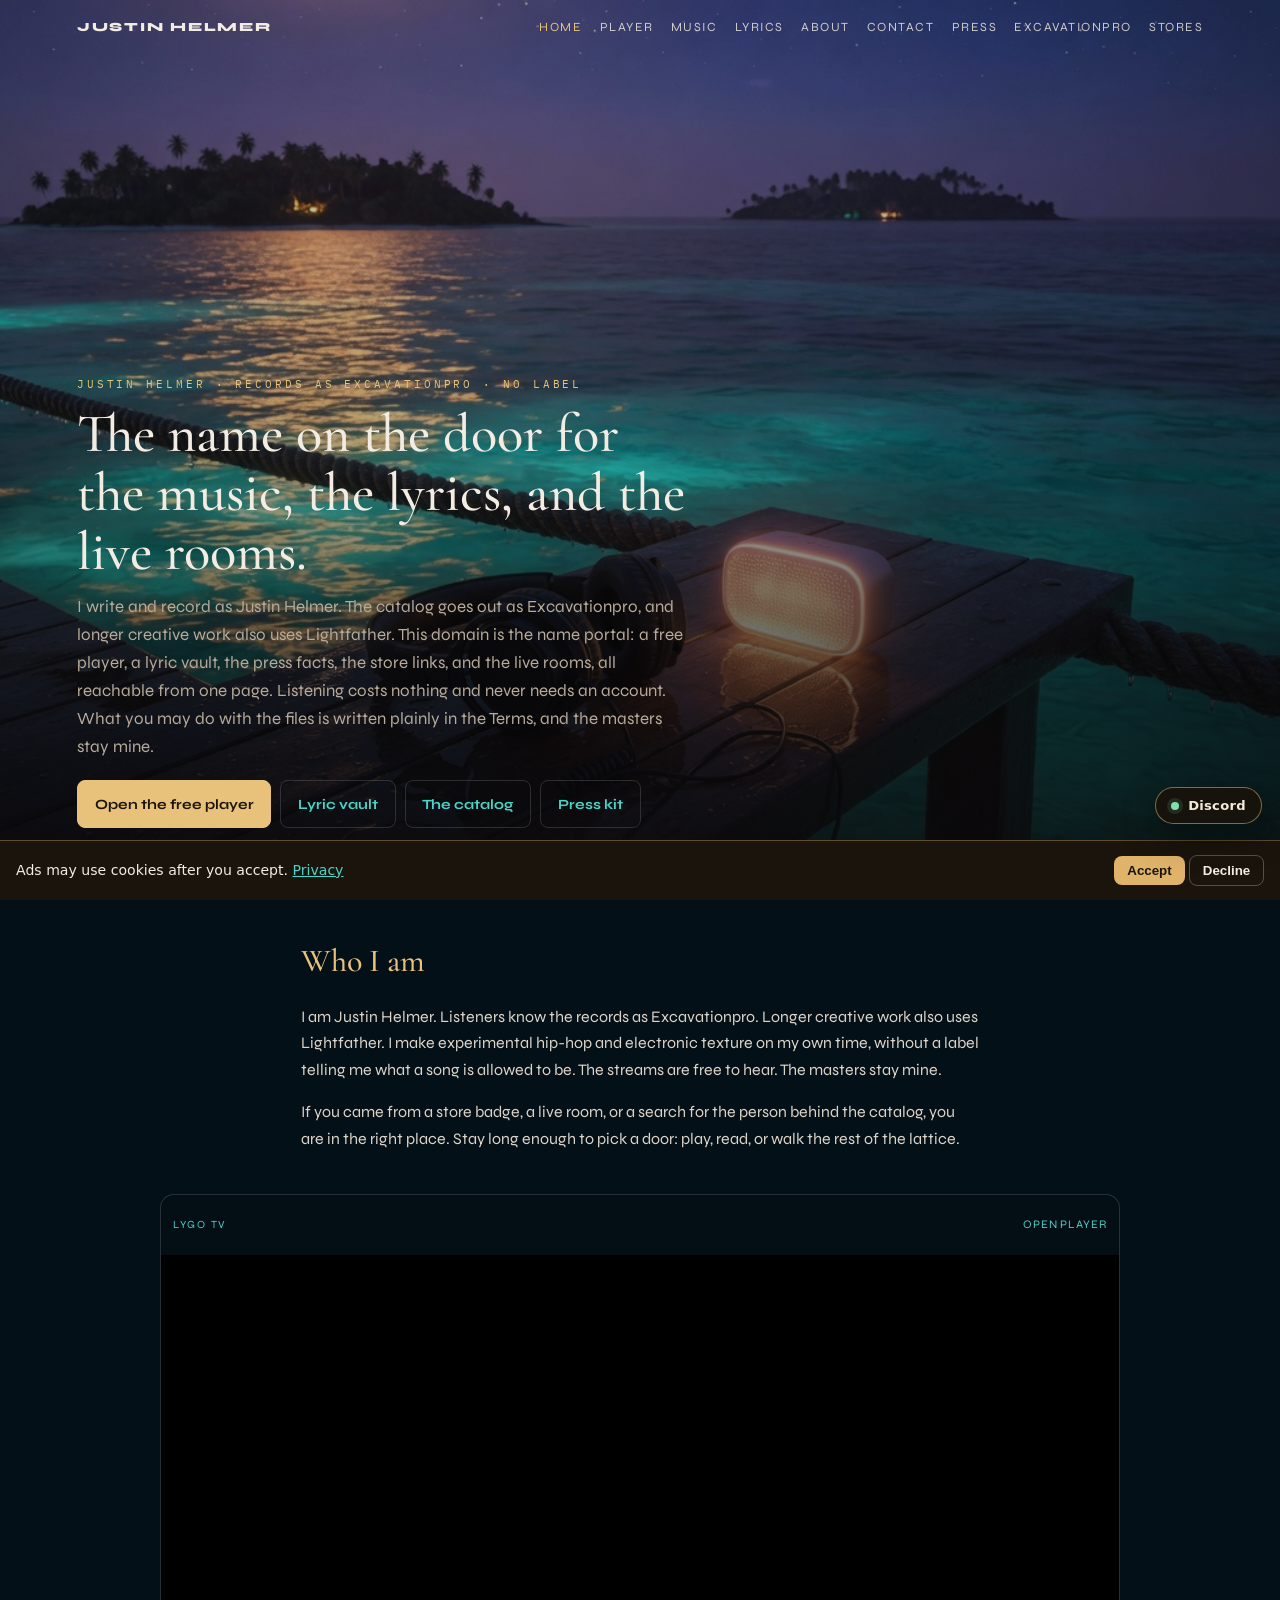
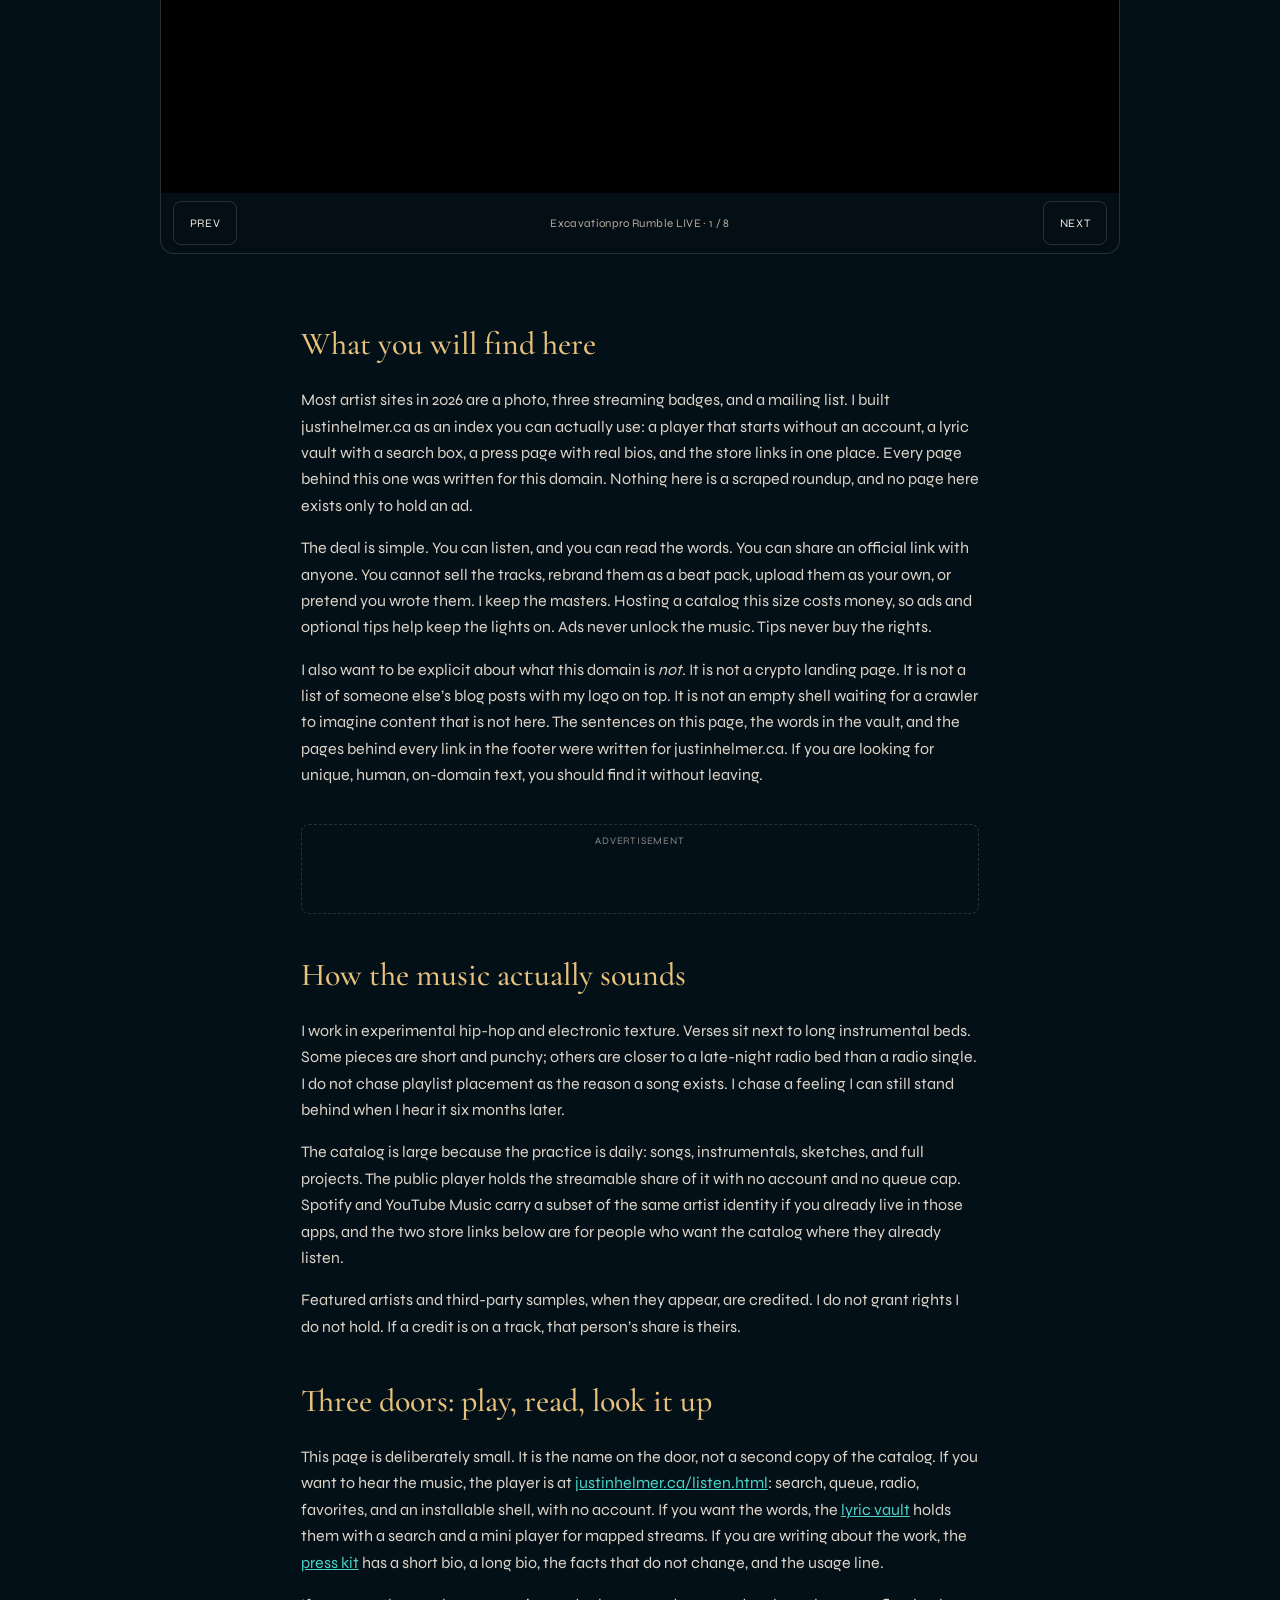
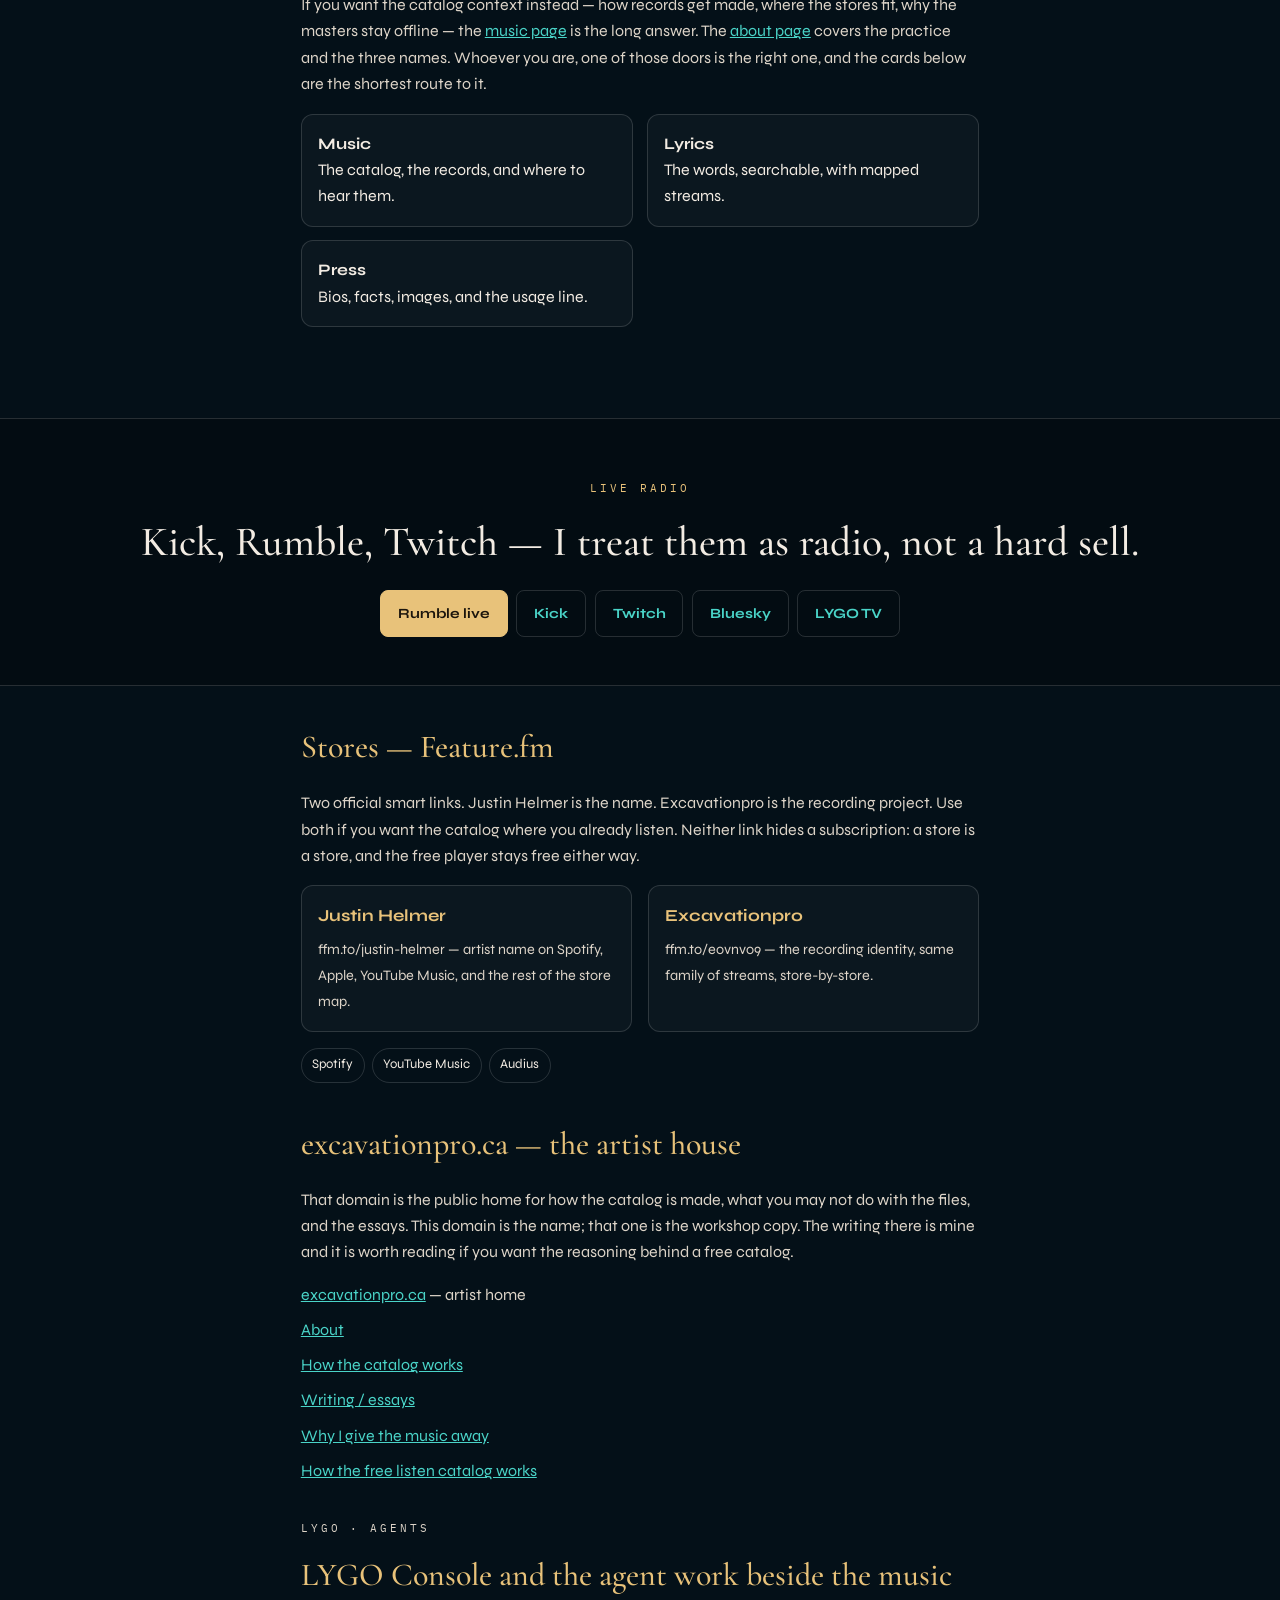
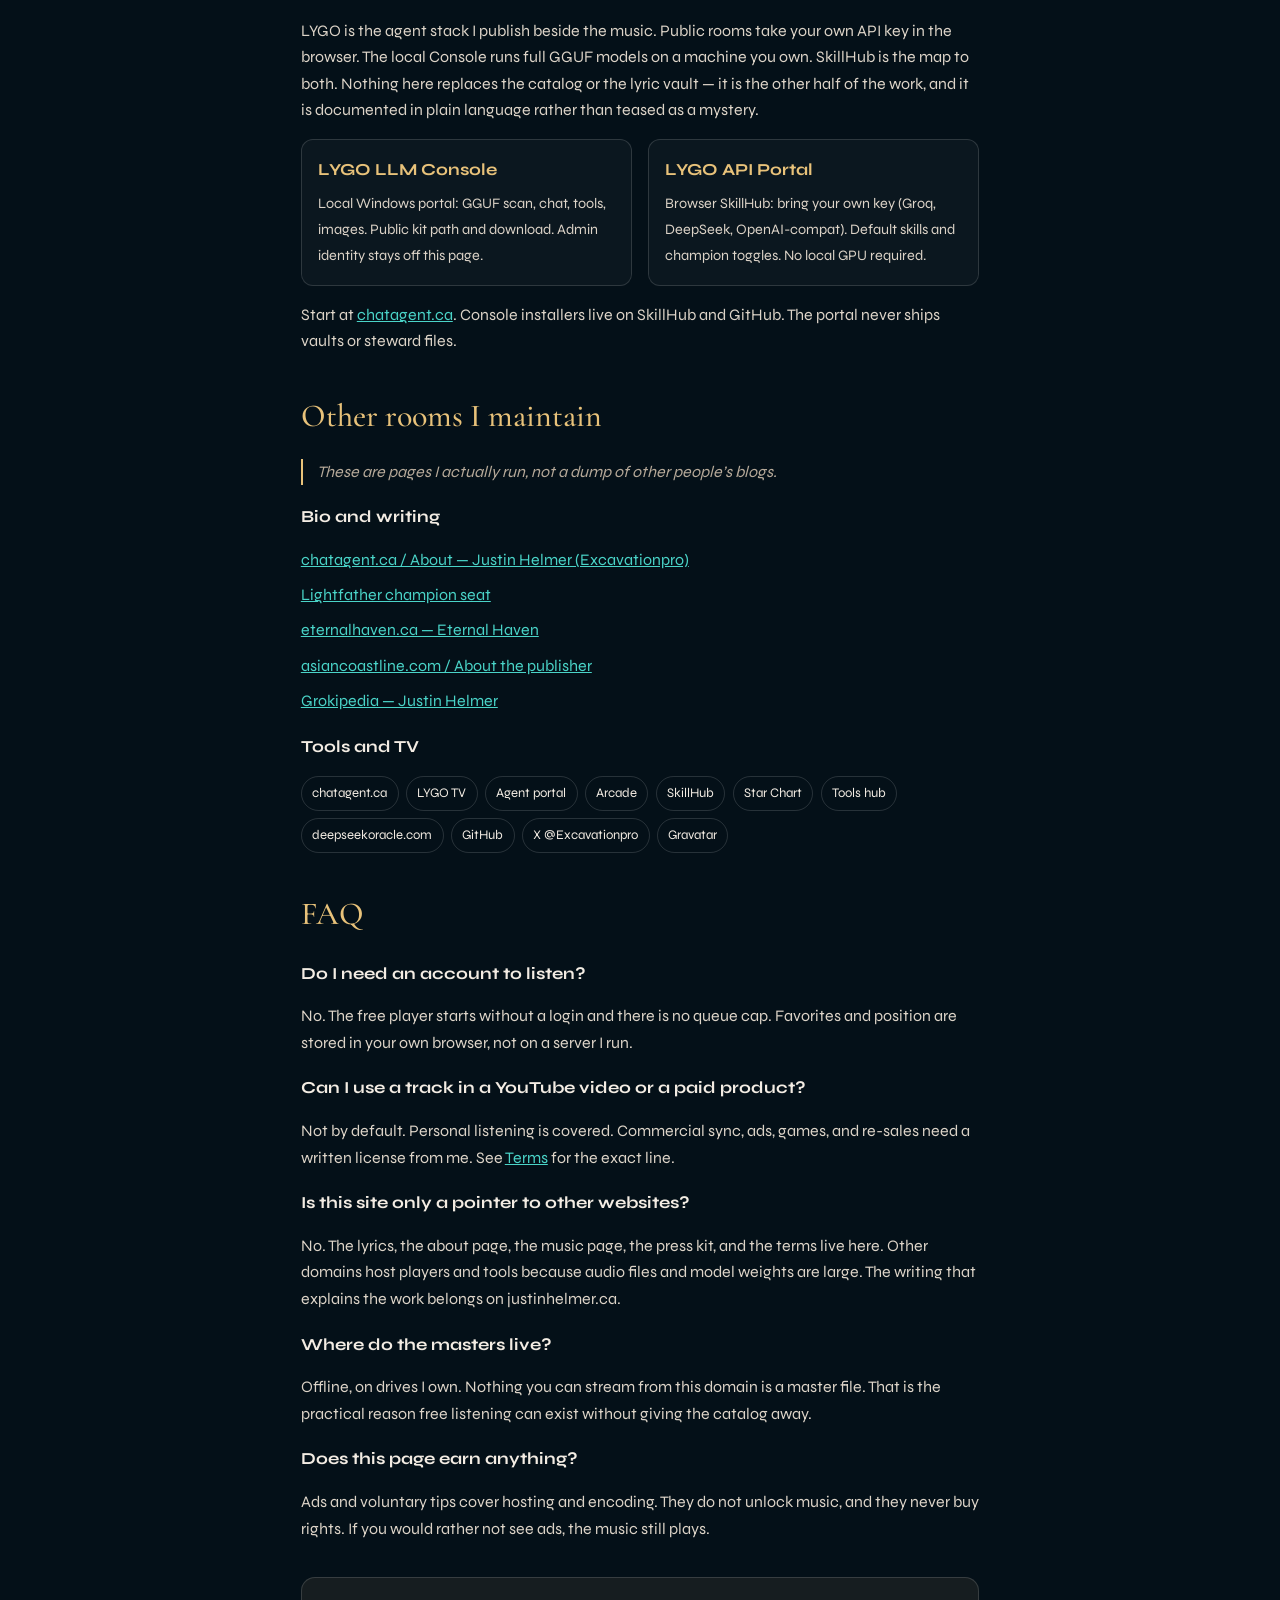
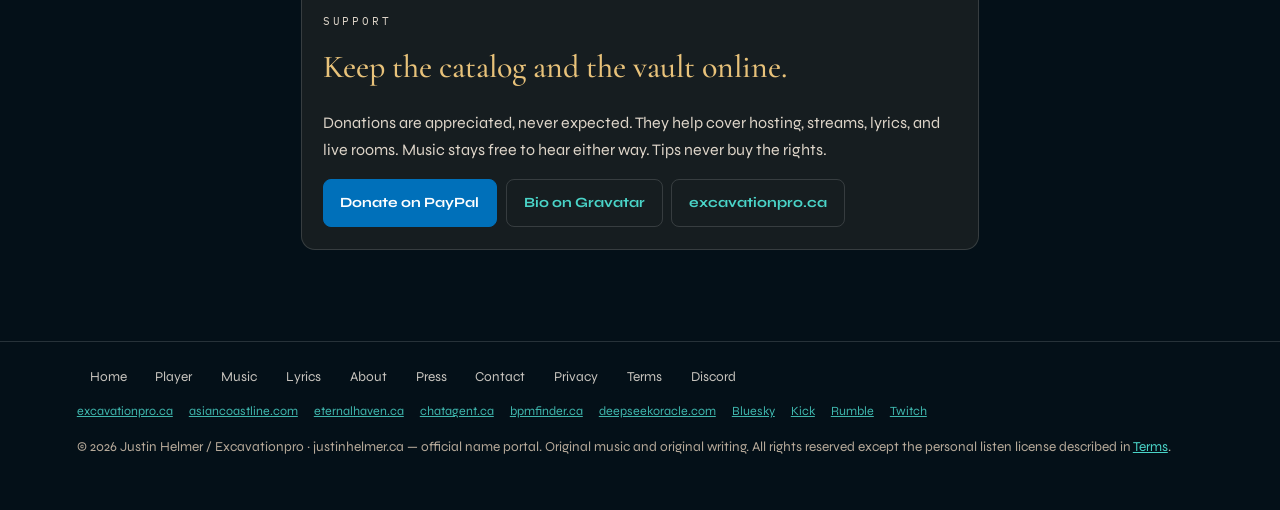
<file: index.html>
<!DOCTYPE html>
<html lang="en" data-cookie-key="justinhelmer_cookies">
<head>
<meta charset="UTF-8">
<meta name="viewport" content="width=device-width, initial-scale=1.0">
<title>Justin Helmer — Music, Lyrics, Streams</title>
<meta name="description" content="Justin Helmer records as Excavationpro. Official portal: free music player, lyric vault, Feature.fm store links, live rooms, and lattice bio pages.">
<meta name="keywords" content="Justin Helmer, Excavationpro, Lightfather, free music, lyric vault, independent hip hop, experimental, Kick, Rumble, Twitch, Feature.fm, LYGO">
<meta name="author" content="Justin Helmer / Excavationpro">
<meta name="robots" content="index, follow, max-image-preview:large, max-snippet:-1, max-video-preview:-1">
<meta name="googlebot" content="index, follow">
<meta name="bingbot" content="index, follow">
<meta name="theme-color" content="#041018">
<meta name="color-scheme" content="dark">
<meta name="referrer" content="strict-origin-when-cross-origin">
<link rel="canonical" href="https://justinhelmer.ca/">
<link rel="alternate" hreflang="en" href="https://justinhelmer.ca/">
<link rel="sitemap" type="application/xml" href="https://justinhelmer.ca/sitemap.xml">
<link rel="me" href="https://x.com/Excavationpro">
<link rel="me" href="https://twitter.com/Excavationpro">
<link rel="me" href="https://bsky.app/profile/excavationpro.bsky.social">
<link rel="icon" href="/assets/favicon.svg" type="image/svg+xml">
<link rel="apple-touch-icon" href="/assets/apple-touch-icon.png" sizes="180x180">
<link rel="image_src" href="https://justinhelmer.ca/assets/og-home.jpg?v=20260925">
<meta property="og:locale" content="en_US">
<meta property="og:type" content="website">
<meta property="og:url" content="https://justinhelmer.ca/">
<meta property="og:title" content="Justin Helmer — Music, Lyrics, Streams">
<meta property="og:description" content="Official portal: listen free, read the lyrics, stores, live rooms. Records as Excavationpro.">
<meta property="og:site_name" content="justinhelmer.ca">
<meta property="og:image" content="https://justinhelmer.ca/assets/og-home.jpg?v=20260925">
<meta property="og:image:url" content="https://justinhelmer.ca/assets/og-home.jpg?v=20260925">
<meta property="og:image:secure_url" content="https://justinhelmer.ca/assets/og-home.jpg?v=20260925">
<meta property="og:image:type" content="image/jpeg">
<meta property="og:image:width" content="1200">
<meta property="og:image:height" content="630">
<meta property="og:image:alt" content="Justin Helmer — Music, Lyrics, Live rooms">
<meta name="twitter:card" content="summary_large_image">
<meta name="twitter:site" content="@Excavationpro">
<meta name="twitter:creator" content="@Excavationpro">
<meta name="twitter:url" content="https://justinhelmer.ca/">
<meta name="twitter:title" content="Justin Helmer — Music, Lyrics, Streams">
<meta name="twitter:description" content="Official portal: listen free, read the lyrics, stores, live rooms. Records as Excavationpro.">
<meta name="twitter:image" content="https://justinhelmer.ca/assets/og-home.jpg?v=20260925">
<meta name="twitter:image:alt" content="Justin Helmer — Music, Lyrics, Live rooms">
<script type="application/ld+json">{"@context":"https://schema.org","@graph":[{"@type":"WebSite","@id":"https://justinhelmer.ca/#website","name":"Justin Helmer","url":"https://justinhelmer.ca/","inLanguage":"en","publisher":{"@id":"https://justinhelmer.ca/#person"}},{"@type":"WebPage","@id":"https://justinhelmer.ca/#webpage","url":"https://justinhelmer.ca/","name":"Justin Helmer — Music, Lyrics, Streams","description":"Official branding portal: free music player, lyric vault, live rooms, store links.","isPartOf":{"@id":"https://justinhelmer.ca/#website"},"about":{"@id":"https://justinhelmer.ca/#person"},"primaryImageOfPage":{"@type":"ImageObject","url":"https://justinhelmer.ca/assets/og-home.jpg","width":1200,"height":630}},{"@type":"Person","@id":"https://justinhelmer.ca/#person","name":"Justin Helmer","alternateName":["Excavationpro","Lightfather"],"url":"https://justinhelmer.ca/","image":"https://justinhelmer.ca/assets/og-home.jpg","sameAs":["https://x.com/Excavationpro","https://twitter.com/Excavationpro","https://bsky.app/profile/excavationpro.bsky.social","https://gravatar.com/xcavationpro","https://excavationpro.ca/","https://ffm.to/justin-helmer","https://ffm.to/eovnvo9","https://open.spotify.com/artist/6CkZ4bN2xu3WRKbjEL3u2S","https://kick.com/excavationpro","https://twitch.tv/excavationpro","https://rumble.com/user/excavationpro/live","https://eternalhaven.ca/","https://chatagent.ca/about.html"]},{"@type":"MusicGroup","@id":"https://justinhelmer.ca/#musicgroup","name":"Excavationpro","alternateName":"Justin Helmer","url":"https://justinhelmer.ca/","image":"https://justinhelmer.ca/assets/og-home.jpg","sameAs":["https://ffm.to/eovnvo9","https://ffm.to/justin-helmer","https://open.spotify.com/artist/6CkZ4bN2xu3WRKbjEL3u2S","https://music.youtube.com/@Excavationpro"]},{"@type":"FAQPage","@id":"https://justinhelmer.ca/#faq","url":"https://justinhelmer.ca/","isPartOf":{"@id":"https://justinhelmer.ca/#website"},"mainEntity":[{"@type":"Question","name":"Do I need an account to listen?","acceptedAnswer":{"@type":"Answer","text":"No. The free player starts without a login and there is no queue cap. Favorites and position are stored in your own browser, not on a server run by the site."}},{"@type":"Question","name":"Can I use a track in a YouTube video or a paid product?","acceptedAnswer":{"@type":"Answer","text":"Not by default. Personal listening is covered. Commercial sync, ads, games, and re-sales need a written license from Justin Helmer."}},{"@type":"Question","name":"Is justinhelmer.ca only a pointer to other websites?","acceptedAnswer":{"@type":"Answer","text":"No. The lyrics, the about page, the music page, the press kit, and the terms live on this domain. Other domains host players and tools because audio files and model weights are large."}},{"@type":"Question","name":"Where do the masters live?","acceptedAnswer":{"@type":"Answer","text":"Offline, on drives the artist owns. Nothing streamable from this domain is a master file."}},{"@type":"Question","name":"Does this page earn anything?","acceptedAnswer":{"@type":"Answer","text":"Ads and voluntary tips cover hosting and encoding. They do not unlock music and never buy rights."}}]}]}</script>
<link rel="preconnect" href="https://fonts.googleapis.com">
<link rel="preconnect" href="https://fonts.gstatic.com" crossorigin>
<link href="https://fonts.googleapis.com/css2?family=Cormorant+Garamond:ital,wght@0,500;1,500&family=IBM+Plex+Mono:wght@400&family=Syne:wght@500;700;800&display=swap" rel="stylesheet">
<link rel="stylesheet" href="/assets/site-kit.css">
<link rel="stylesheet" href="/home.css?v=2">
<link rel="stylesheet" href="/assets/lygo-tv-ninja.css?v=6">
<meta name="google-adsense-account" content="ca-pub-0646320966060599">
<script async src="https://pagead2.googlesyndication.com/pagead/js/adsbygoogle.js?client=ca-pub-0646320966060599" crossorigin="anonymous"></script>
</head>
<body class="home">
<div id="lygoLoad" class="lygo-load">Loading</div>
<header class="top">
  <a class="brand" href="/">Justin Helmer</a>
  <nav aria-label="Primary">
    <a href="/" aria-current="page">Home</a>
    <a href="/listen.html">Player</a>
    <a href="/music.html">Music</a>
    <a href="/lyrics/">Lyrics</a>
    <a href="/about.html">About</a>
    <a href="/contact.html">Contact</a>
    <a class="secondary" href="/press.html">Press</a>
    <a class="secondary" href="https://excavationpro.ca/">Excavationpro</a>
    <a class="secondary" href="https://ffm.to/justin-helmer">Stores</a>
  </nav>
</header>
<section class="hero">
  <div class="hero-inner">
    <p class="kicker">Justin Helmer &middot; records as Excavationpro &middot; no label</p>
    <h1>The name on the door for the music, the lyrics, and the live rooms.</h1>
    <p class="lead">I write and record as Justin Helmer. The catalog goes out as Excavationpro, and longer creative work also uses Lightfather. This domain is the name portal: a free player, a lyric vault, the press facts, the store links, and the live rooms, all reachable from one page. Listening costs nothing and never needs an account. What you may do with the files is written plainly in the Terms, and the masters stay mine.</p>
    <div class="cta-row">
      <a class="btn primary" href="/listen.html">Open the free player</a>
      <a class="btn ghost" href="/lyrics/">Lyric vault</a>
      <a class="btn ghost" href="/music.html">The catalog</a>
      <a class="btn ghost" href="/press.html">Press kit</a>
    </div>
  </div>
</section>
<main class="sheet">
<article>
  <h2>Who I am</h2>
  <p>I am Justin Helmer. Listeners know the records as Excavationpro. Longer creative work also uses Lightfather. I make experimental hip-hop and electronic texture on my own time, without a label telling me what a song is allowed to be. The streams are free to hear. The masters stay mine.</p>
  <p>If you came from a store badge, a live room, or a search for the person behind the catalog, you are in the right place. Stay long enough to pick a door: play, read, or walk the rest of the lattice.</p>
</article>

<aside class="lygo-tv-wrap" aria-label="LYGO TV">
  <div data-lygo-tv></div>
</aside>

<article>
  <h2>What you will find here</h2>
  <p>Most artist sites in 2026 are a photo, three streaming badges, and a mailing list. I built justinhelmer.ca as an index you can actually use: a player that starts without an account, a lyric vault with a search box, a press page with real bios, and the store links in one place. Every page behind this one was written for this domain. Nothing here is a scraped roundup, and no page here exists only to hold an ad.</p>
  <p>The deal is simple. You can listen, and you can read the words. You can share an official link with anyone. You cannot sell the tracks, rebrand them as a beat pack, upload them as your own, or pretend you wrote them. I keep the masters. Hosting a catalog this size costs money, so ads and optional tips help keep the lights on. Ads never unlock the music. Tips never buy the rights.</p>
  <p>I also want to be explicit about what this domain is <em>not</em>. It is not a crypto landing page. It is not a list of someone else&rsquo;s blog posts with my logo on top. It is not an empty shell waiting for a crawler to imagine content that is not here. The sentences on this page, the words in the vault, and the pages behind every link in the footer were written for justinhelmer.ca. If you are looking for unique, human, on-domain text, you should find it without leaving.</p>
</article>

<div class="ad-slot" aria-label="Advertisement">
  <div class="ad-label">Advertisement</div>
  <ins class="adsbygoogle" style="display:block" data-ad-client="ca-pub-0646320966060599" data-ad-format="auto" data-full-width-responsive="true"></ins>
  <script>(adsbygoogle = window.adsbygoogle || []).push({});</script>
</div>

<article>
  <h2>How the music actually sounds</h2>
  <p>I work in experimental hip-hop and electronic texture. Verses sit next to long instrumental beds. Some pieces are short and punchy; others are closer to a late-night radio bed than a radio single. I do not chase playlist placement as the reason a song exists. I chase a feeling I can still stand behind when I hear it six months later.</p>
  <p>The catalog is large because the practice is daily: songs, instrumentals, sketches, and full projects. The public player holds the streamable share of it with no account and no queue cap. Spotify and YouTube Music carry a subset of the same artist identity if you already live in those apps, and the two store links below are for people who want the catalog where they already listen.</p>
  <p>Featured artists and third-party samples, when they appear, are credited. I do not grant rights I do not hold. If a credit is on a track, that person&rsquo;s share is theirs.</p>
</article>

<article>
  <h2>Three doors: play, read, look it up</h2>
  <p>This page is deliberately small. It is the name on the door, not a second copy of the catalog. If you want to hear the music, the player is at <a href="/listen.html">justinhelmer.ca/listen.html</a>: search, queue, radio, favorites, and an installable shell, with no account. If you want the words, the <a href="/lyrics/">lyric vault</a> holds them with a search and a mini player for mapped streams. If you are writing about the work, the <a href="/press.html">press kit</a> has a short bio, a long bio, the facts that do not change, and the usage line.</p>
  <p>If you want the catalog context instead &mdash; how records get made, where the stores fit, why the masters stay offline &mdash; the <a href="/music.html">music page</a> is the long answer. The <a href="/about.html">about page</a> covers the practice and the three names. Whoever you are, one of those doors is the right one, and the cards below are the shortest route to it.</p>
  <div class="grid">
    <a class="mini" href="/music.html" style="text-decoration:none;color:inherit"><strong>Music</strong><br>The catalog, the records, and where to hear them.</a>
    <a class="mini" href="/lyrics/" style="text-decoration:none;color:inherit"><strong>Lyrics</strong><br>The words, searchable, with mapped streams.</a>
    <a class="mini" href="/press.html" style="text-decoration:none;color:inherit"><strong>Press</strong><br>Bios, facts, images, and the usage line.</a>
  </div>
</article>
</main>

<div class="band">
  <p class="kicker">live radio</p>
  <h2 style="margin:0.3rem 0 0.8rem;font-family:'Cormorant Garamond',Georgia,serif;font-size:clamp(1.8rem,4vw,2.6rem);font-weight:500;">Kick, Rumble, Twitch &mdash; I treat them as radio, not a hard sell.</h2>
  <div class="cta-row" style="justify-content:center">
    <a class="btn primary" href="https://rumble.com/user/excavationpro/live">Rumble live</a>
    <a class="btn ghost" href="https://kick.com/excavationpro">Kick</a>
    <a class="btn ghost" href="https://twitch.tv/excavationpro">Twitch</a>
    <a class="btn ghost" href="https://bsky.app/profile/excavationpro.bsky.social">Bluesky</a>
    <a class="btn ghost" href="https://chatagent.ca/sources/#channel/rumble_live">LYGO TV</a>
  </div>
</div>

<main class="sheet">
<article>
  <h2>Stores &mdash; Feature.fm</h2>
  <p>Two official smart links. Justin Helmer is the name. Excavationpro is the recording project. Use both if you want the catalog where you already listen. Neither link hides a subscription: a store is a store, and the free player stays free either way.</p>
  <div class="store-pair">
    <a class="mini" href="https://ffm.to/justin-helmer">
      <strong>Justin Helmer</strong>
      <span>ffm.to/justin-helmer &mdash; artist name on Spotify, Apple, YouTube Music, and the rest of the store map.</span>
    </a>
    <a class="mini" href="https://ffm.to/eovnvo9">
      <strong>Excavationpro</strong>
      <span>ffm.to/eovnvo9 &mdash; the recording identity, same family of streams, store-by-store.</span>
    </a>
  </div>
  <p class="chip-row" style="margin-top:1rem">
    <a class="chip" href="https://open.spotify.com/artist/6CkZ4bN2xu3WRKbjEL3u2S">Spotify</a>
    <a class="chip" href="https://music.youtube.com/@Excavationpro">YouTube Music</a>
    <a class="chip" href="https://audius.co/excavationpro">Audius</a>
  </p>
</article>

<article>
  <h2>excavationpro.ca &mdash; the artist house</h2>
  <p>That domain is the public home for how the catalog is made, what you may not do with the files, and the essays. This domain is the name; that one is the workshop copy. The writing there is mine and it is worth reading if you want the reasoning behind a free catalog.</p>
  <ul class="read-list">
    <li><a href="https://excavationpro.ca/">excavationpro.ca</a> &mdash; artist home</li>
    <li><a href="https://excavationpro.ca/about.html">About</a></li>
    <li><a href="https://excavationpro.ca/music.html">How the catalog works</a></li>
    <li><a href="https://excavationpro.ca/articles/">Writing / essays</a></li>
    <li><a href="https://excavationpro.ca/articles/why-i-give-the-music-away.html">Why I give the music away</a></li>
    <li><a href="https://excavationpro.ca/articles/how-the-free-listen-catalog-works.html">How the free listen catalog works</a></li>
  </ul>
</article>

<article id="lygo">
  <p class="kicker">LYGO &middot; agents</p>
  <h2>LYGO Console and the agent work beside the music</h2>
  <p>LYGO is the agent stack I publish beside the music. Public rooms take your own API key in the browser. The local Console runs full GGUF models on a machine you own. SkillHub is the map to both. Nothing here replaces the catalog or the lyric vault &mdash; it is the other half of the work, and it is documented in plain language rather than teased as a mystery.</p>
  <div class="store-pair">
    <a class="mini" href="https://chatagent.ca/lygo-llm-console.html">
      <strong>LYGO LLM Console</strong>
      <span>Local Windows portal: GGUF scan, chat, tools, images. Public kit path and download. Admin identity stays off this page.</span>
    </a>
    <a class="mini" href="https://chatagent.ca/portal/">
      <strong>LYGO API Portal</strong>
      <span>Browser SkillHub: bring your own key (Groq, DeepSeek, OpenAI-compat). Default skills and champion toggles. No local GPU required.</span>
    </a>
  </div>
  <p>Start at <a href="https://chatagent.ca/">chatagent.ca</a>. Console installers live on SkillHub and GitHub. The portal never ships vaults or steward files.</p>
</article>

<article>
  <h2>Other rooms I maintain</h2>
  <p class="note" style="border-left:2px solid var(--gold);padding-left:.9rem;color:var(--muted);font-style:italic;">These are pages I actually run, not a dump of other people&rsquo;s blogs.</p>
  <h3>Bio and writing</h3>
  <ul class="read-list">
    <li><a href="https://chatagent.ca/about.html">chatagent.ca / About &mdash; Justin Helmer (Excavationpro)</a></li>
    <li><a href="https://chatagent.ca/champions/lightfather.html">Lightfather champion seat</a></li>
    <li><a href="https://eternalhaven.ca/">eternalhaven.ca &mdash; Eternal Haven</a></li>
    <li><a href="https://asiancoastline.com/about.html">asiancoastline.com / About the publisher</a></li>
    <li><a href="https://grokipedia.com/page/Justin_Helmer">Grokipedia &mdash; Justin Helmer</a></li>
  </ul>
  <h3>Tools and TV</h3>
  <p class="chip-row">
    <a class="chip" href="https://chatagent.ca/">chatagent.ca</a>
    <a class="chip" href="https://chatagent.ca/sources/">LYGO TV</a>
    <a class="chip" href="https://chatagent.ca/portal/">Agent portal</a>
    <a class="chip" href="https://chatagent.ca/games/">Arcade</a>
    <a class="chip" href="https://chatagent.ca/lygoskillhub.html">SkillHub</a>
    <a class="chip" href="https://chatagent.ca/starchart/">Star Chart</a>
    <a class="chip" href="https://bpmfinder.ca/tools.html">Tools hub</a>
    <a class="chip" href="https://deepseekoracle.com/">deepseekoracle.com</a>
    <a class="chip" href="https://github.com/DeepSeekOracle">GitHub</a>
    <a class="chip" href="https://x.com/Excavationpro">X @Excavationpro</a>
    <a class="chip" href="https://gravatar.com/xcavationpro">Gravatar</a>
  </p>
</article>

<article>
  <h2>FAQ</h2>
  <h3>Do I need an account to listen?</h3>
  <p>No. The free player starts without a login and there is no queue cap. Favorites and position are stored in your own browser, not on a server I run.</p>
  <h3>Can I use a track in a YouTube video or a paid product?</h3>
  <p>Not by default. Personal listening is covered. Commercial sync, ads, games, and re-sales need a written license from me. See <a href="/terms.html">Terms</a> for the exact line.</p>
  <h3>Is this site only a pointer to other websites?</h3>
  <p>No. The lyrics, the about page, the music page, the press kit, and the terms live here. Other domains host players and tools because audio files and model weights are large. The writing that explains the work belongs on justinhelmer.ca.</p>
  <h3>Where do the masters live?</h3>
  <p>Offline, on drives I own. Nothing you can stream from this domain is a master file. That is the practical reason free listening can exist without giving the catalog away.</p>
  <h3>Does this page earn anything?</h3>
  <p>Ads and voluntary tips cover hosting and encoding. They do not unlock music, and they never buy rights. If you would rather not see ads, the music still plays.</p>
</article>

<article class="donate-mod" id="donate">
  <p class="kicker">support</p>
  <h2>Keep the catalog and the vault online.</h2>
  <p>Donations are appreciated, never expected. They help cover hosting, streams, lyrics, and live rooms. Music stays free to hear either way. Tips never buy the rights.</p>
  <div class="cta-row">
    <a class="btn paypal" href="https://www.paypal.com/paypalme/ExcavationPro">Donate on PayPal</a>
    <a class="btn ghost" href="https://gravatar.com/xcavationpro">Bio on Gravatar</a>
    <a class="btn ghost" href="https://excavationpro.ca/">excavationpro.ca</a>
  </div>
</article>
</main>

<footer class="site">
  <nav aria-label="Footer">
    <a href="/">Home</a>
    <a href="/listen.html">Player</a>
    <a href="/music.html">Music</a>
    <a href="/lyrics/">Lyrics</a>
    <a href="/about.html">About</a>
    <a href="/press.html">Press</a>
    <a href="/contact.html">Contact</a>
    <a href="/privacy.html">Privacy</a>
    <a href="/terms.html">Terms</a>
  </nav>
  <p class="family">
    <a href="https://excavationpro.ca/">excavationpro.ca</a>
    <a href="https://asiancoastline.com/">asiancoastline.com</a>
    <a href="https://eternalhaven.ca/">eternalhaven.ca</a>
    <a href="https://chatagent.ca/">chatagent.ca</a>
    <a href="https://bpmfinder.ca/">bpmfinder.ca</a>
    <a href="https://deepseekoracle.com/">deepseekoracle.com</a>
    <a href="https://bsky.app/profile/excavationpro.bsky.social">Bluesky</a>
    <a href="https://kick.com/excavationpro">Kick</a>
    <a href="https://rumble.com/user/excavationpro/live">Rumble</a>
    <a href="https://twitch.tv/excavationpro">Twitch</a>
  </p>
  <p>&copy; <span class="y"></span> Justin Helmer / Excavationpro &middot; justinhelmer.ca &mdash; official name portal. Original music and original writing. All rights reserved except the personal listen license described in <a href="/terms.html">Terms</a>.</p>
</footer>

<div class="sticky-cta" aria-label="Mobile actions">
  <a class="pri" href="/listen.html">Listen</a>
  <a class="sec" href="/#donate">Donate</a>
</div>
<div class="cookie-banner" id="cookieBanner" role="dialog" aria-label="Cookie consent">
  <div>Ads may use cookies after you accept. <a href="/privacy.html">Privacy</a></div>
  <div>
    <button type="button" class="ok" id="cookieOk">Accept</button>
    <button type="button" class="no" id="cookieNo">Decline</button>
  </div>
</div>
<script src="/assets/lygo-tv-ninja.js?v=6" defer></script>
<script src="/assets/site-kit.js" defer></script>
</body>
</html>
</file>
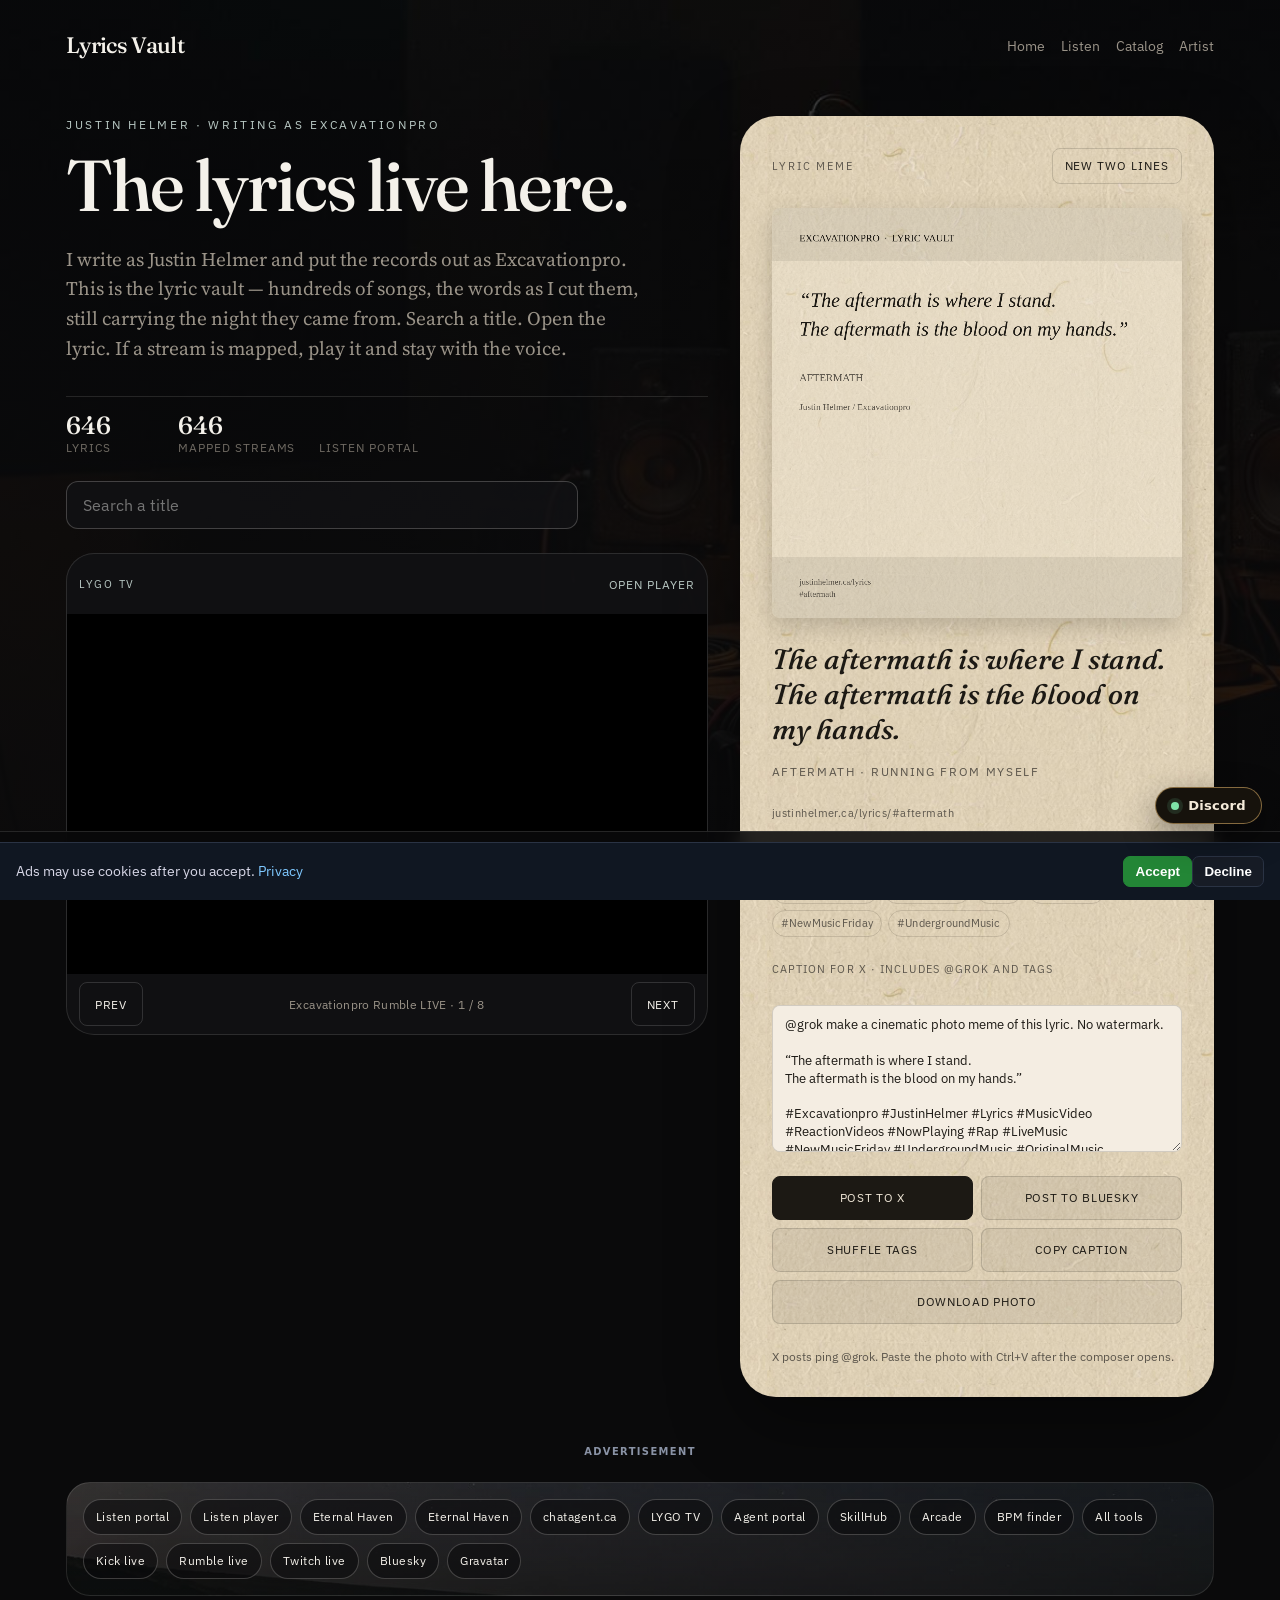
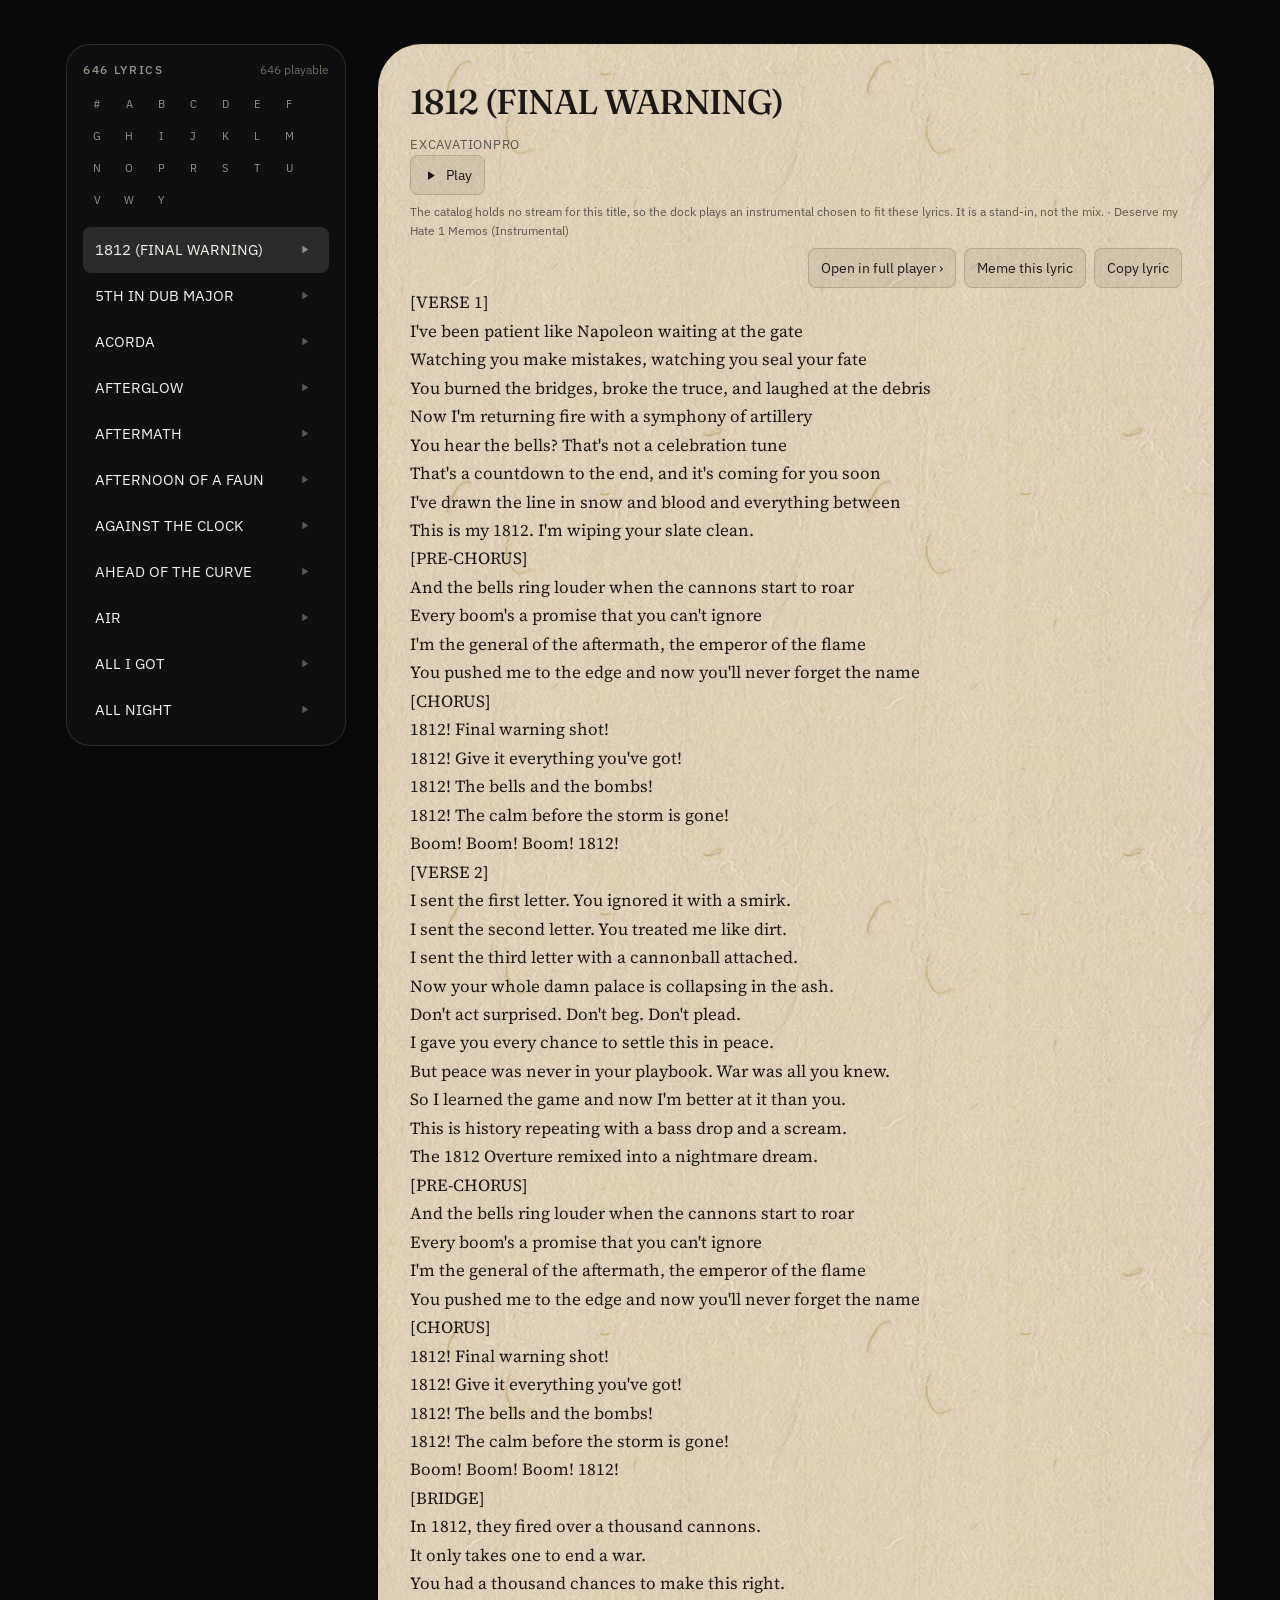
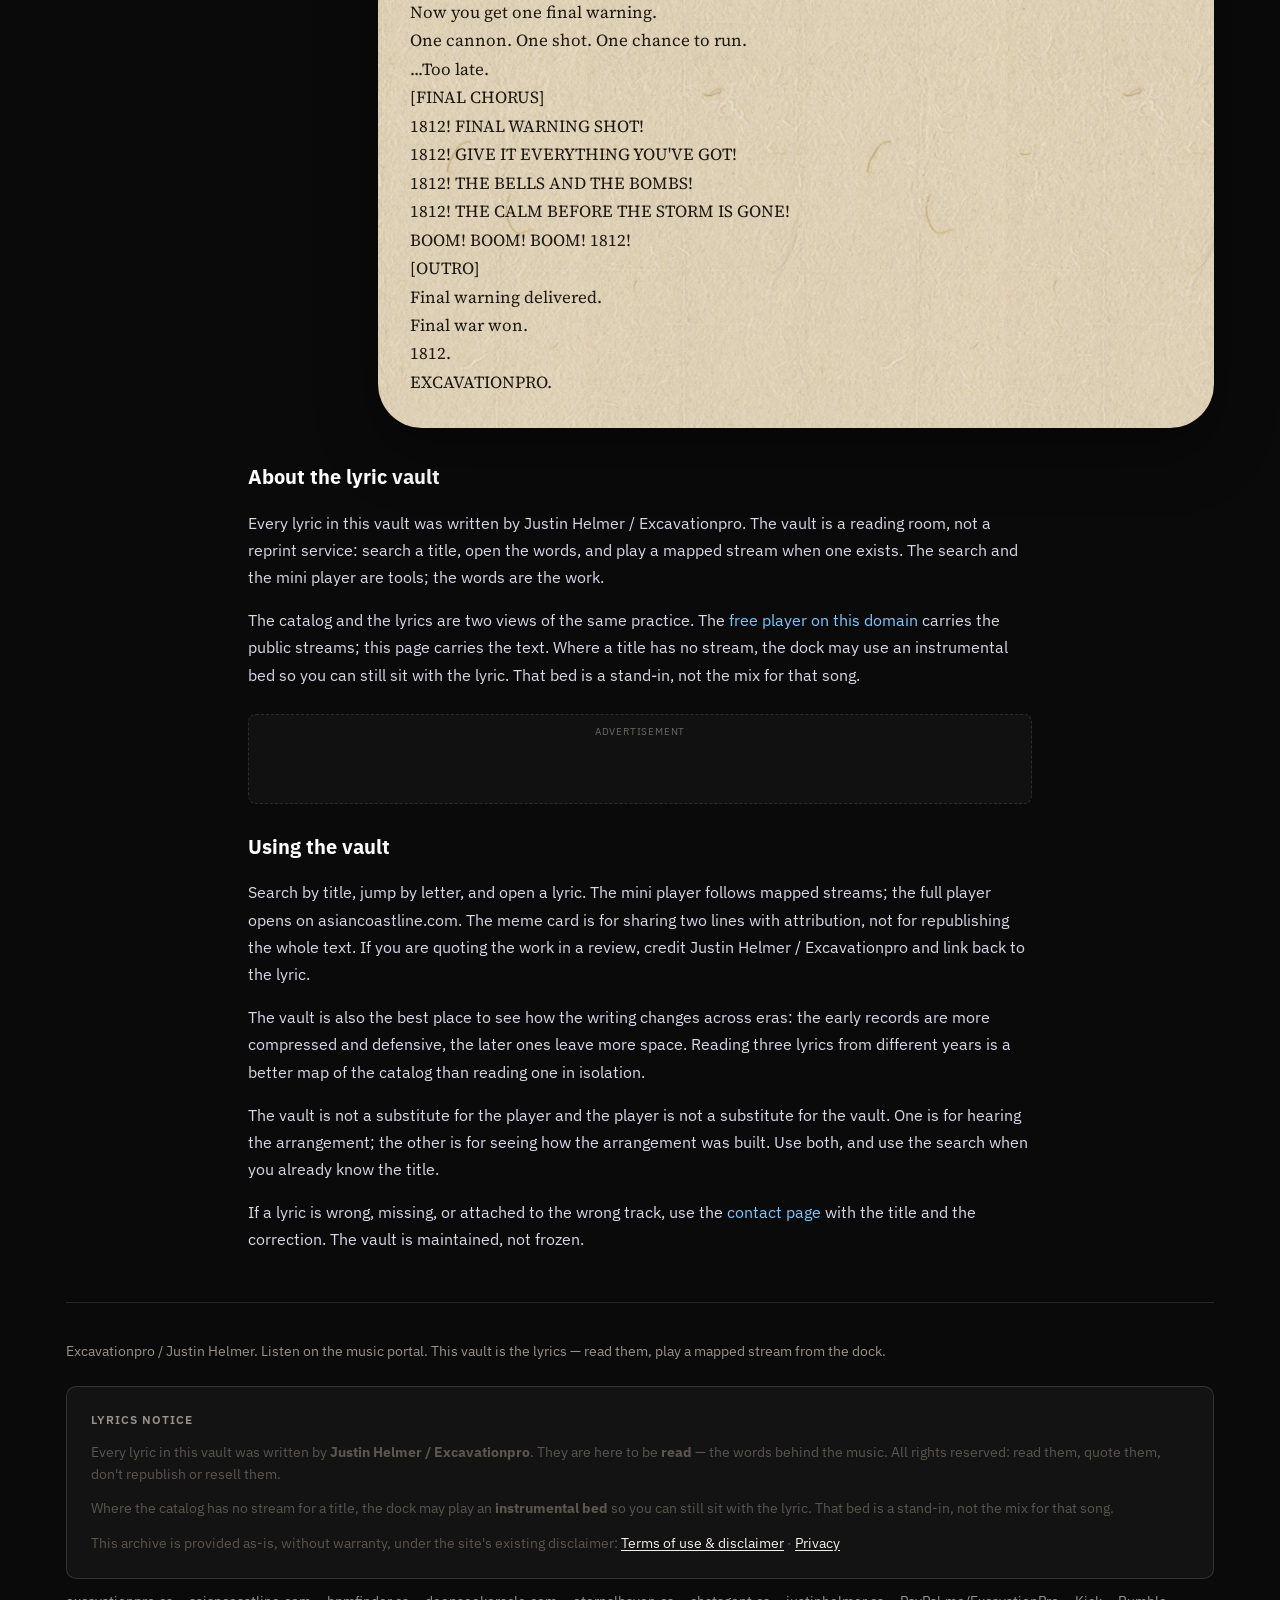
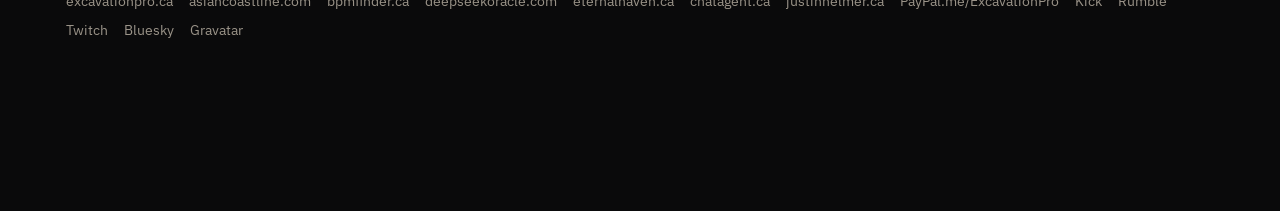
<file: lyrics/index.html>
<!DOCTYPE html>
<html lang="en">
<head>
<meta charset="utf-8">
<meta name="viewport" content="width=device-width, initial-scale=1">
<title>Justin Helmer Lyrics — Lyric Vault</title>
<meta name="description" content="Justin Helmer writes as Excavationpro. The lyric vault: search a title, read the words, play the catalog when a stream is mapped.">
<meta name="author" content="Justin Helmer / Excavationpro">
<meta name="robots" content="index, follow, max-image-preview:large">
<meta name="theme-color" content="#0a0a0b">
<link rel="canonical" href="https://justinhelmer.ca/lyrics/">
<link rel="icon" href="/assets/favicon.svg" type="image/svg+xml">
<link rel="image_src" href="https://justinhelmer.ca/assets/og-lyrics.jpg">
<meta property="og:site_name" content="justinhelmer.ca">
<meta property="og:locale" content="en_US">
<meta property="og:type" content="website">
<meta property="og:title" content="Justin Helmer Lyrics — Lyric Vault">
<meta property="og:description" content="Justin Helmer writes as Excavationpro. The lyric vault — search, read, play. Listen free on justinhelmer.ca.">
<meta property="og:url" content="https://justinhelmer.ca/lyrics/">
<meta property="og:image" content="https://justinhelmer.ca/assets/og-lyrics.jpg">
<meta property="og:image:secure_url" content="https://justinhelmer.ca/assets/og-lyrics.jpg">
<meta property="og:image:type" content="image/jpeg">
<meta property="og:image:width" content="1200">
<meta property="og:image:height" content="630">
<meta property="og:image:alt" content="Lyrics Vault — Excavationpro / Justin Helmer">
<meta name="twitter:card" content="summary_large_image">
<meta name="twitter:site" content="@Excavationpro">
<meta name="twitter:creator" content="@Excavationpro">
<meta name="twitter:title" content="Justin Helmer Lyrics — Lyric Vault">
<meta name="twitter:description" content="Justin Helmer writes as Excavationpro. The lyric vault — search, read, play.">
<meta name="twitter:url" content="https://justinhelmer.ca/lyrics/">
<meta name="twitter:image" content="https://justinhelmer.ca/assets/og-lyrics.jpg">
<meta name="twitter:image:alt" content="Lyrics Vault — Excavationpro">
<script type="application/ld+json">{"@context":"https://schema.org","@type":"CollectionPage","name":"Excavationpro Lyrics — Justin Helmer","url":"https://justinhelmer.ca/lyrics/","description":"Justin Helmer writes as Excavationpro. Public lyric vault: artist, album, and the words.","image":"https://justinhelmer.ca/assets/og-lyrics.jpg","author":{"@type":"Person","name":"Justin Helmer","alternateName":"Excavationpro","sameAs":["https://twitter.com/Excavationpro","https://excavationpro.ca/"]},"isPartOf":{"@type":"WebSite","name":"justinhelmer.ca","url":"https://justinhelmer.ca/"}}</script>
<link rel="preconnect" href="https://fonts.googleapis.com">
<link rel="preconnect" href="https://fonts.gstatic.com" crossorigin>
<link href="https://fonts.googleapis.com/css2?family=Fraunces:opsz,wght@9..144,500;9..144,600&family=IBM+Plex+Sans:wght@400;500;600&family=Source+Serif+4:opsz,wght@8..60,400;8..60,500&display=swap" rel="stylesheet">
<link rel="stylesheet" href="vault.css?v=24">
<link rel="stylesheet" href="lygo-tv-ninja.css?v=6">
<meta name="google-adsense-account" content="ca-pub-0646320966060599">
<script async src="https://pagead2.googlesyndication.com/pagead/js/adsbygoogle.js?client=ca-pub-0646320966060599" crossorigin="anonymous"></script>
<style>
.cookie-banner{position:fixed;left:0;right:0;bottom:0;z-index:90;display:none;justify-content:space-between;gap:1rem;align-items:center;padding:.8rem 1rem;background:#101722;border-top:1px solid #2a3344;color:#d8d8e8;font-size:.85rem}
.cookie-banner.show{display:flex}
.cookie-banner a{color:#7ec8ff}
.cookie-banner button{padding:.45rem .7rem;border-radius:7px;border:1px solid #2a3344;background:#171c26;color:#fff;font-weight:700;cursor:pointer}
.cookie-banner button.ok{background:#238636;border-color:#238636}
@media(max-width:600px){.cookie-banner{flex-direction:column;align-items:flex-start}}
</style>
</head>
<body>
<div class="sky" aria-hidden="true"></div>
<div class="wrap">
  <header class="site">
    <a class="brand" href="./">Lyrics Vault</a>
    <nav class="links" aria-label="Studio">
      <a href="https://justinhelmer.ca/">Home</a>
      <a href="/listen.html">Listen</a>
      <a href="https://deepseekoracle.github.io/Excavationpro/excavationpro-music-catalog.html">Catalog</a>
      <a href="https://excavationpro.ca/">Artist</a>
    </nav>
  </header>

  <section class="hero">
    <div class="hero-copy">
      <p class="kicker">Justin Helmer · writing as Excavationpro</p>
      <h1>The lyrics live here.</h1>
      <p class="lede">I write as Justin Helmer and put the records out as Excavationpro. This is the lyric vault — hundreds of songs, the words as I cut them, still carrying the night they came from. Search a title. Open the lyric. If a stream is mapped, play it and stay with the voice.</p>
      <ul class="stats" aria-label="Vault size">
        <li><strong id="stat-n">—</strong><span>lyrics</span></li>
        <li><strong id="stat-m">—</strong><span>mapped streams</span></li>
        <li><a href="/listen.html">Listen portal</a></li>
      </ul>
      <label class="sr" for="q">Search titles</label>
      <input id="q" class="search" type="search" placeholder="Search a title" autocomplete="off">
      <section class="tv-portal" aria-label="LYGO TV">
        <div data-lygo-tv></div>
      </section>
    </div>
    <div class="hero-side">
    <aside class="hero-card meme" id="vault-card" aria-label="Lyric meme">
      <div class="card-top">
        <p class="card-kicker">Lyric meme</p>
        <button type="button" class="card-shuffle" id="vault-shuffle">New two lines</button>
      </div>
      <canvas id="meme-canvas" width="1080" height="1080" aria-label="Meme preview"></canvas>
      <a class="card-link" id="vault-link" href="#deep-enough-to-stand">
        <blockquote>
          <p id="vault-quote">My roots go deep enough to stand.<br>Through the hurricane and the shifting sand.</p>
          <footer id="vault-cite">Deep Enough to Stand</footer>
        </blockquote>
      </a>
      <p class="meme-hint" id="vault-url">justinhelmer.ca/lyrics/#deep-enough-to-stand</p>
      <div class="tag-row" id="tag-row" aria-label="Hashtags"></div>
      <p class="caption-lab">Caption for X · includes @grok and tags</p>
      <label class="sr" for="meme-caption">Post caption</label>
      <textarea id="meme-caption" rows="7" spellcheck="false"></textarea>
      <div class="meme-share" role="group" aria-label="Share this lyric">
        <button type="button" class="share-btn primary" id="share-x">Post to X</button>
        <button type="button" class="share-btn" id="share-bsky">Post to Bluesky</button>
        <button type="button" class="share-btn" id="shuffle-tags">Shuffle tags</button>
        <button type="button" class="share-btn" id="copy-caption">Copy caption</button>
        <button type="button" class="share-btn grok" id="share-png">Download photo</button>
      </div>
      <p class="meme-status" id="meme-status" aria-live="polite">X posts ping @grok. Paste the photo with Ctrl+V after the composer opens.</p>
    </aside>
    </div>
  </section>

  <div aria-label="Advertisement" style="max-width:820px;margin:1.4rem auto;padding:0 1.15rem;text-align:center">
    <p style="font:600 .62rem/1.4 system-ui,sans-serif;letter-spacing:.14em;text-transform:uppercase;color:#8a93a6;margin:0 0 .4rem">Advertisement</p>
    <ins class="adsbygoogle" style="display:block" data-ad-client="ca-pub-0646320966060599" data-ad-format="auto" data-full-width-responsive="true"></ins>
    <script>(adsbygoogle = window.adsbygoogle || []).push({});</script>
  </div>

  <nav class="lattice" aria-label="Lattice paths">
    <a href="/listen.html">Listen portal</a>
    <a href="/listen.html">Listen player</a>
    <a href="https://eternalhaven.ca/">Eternal Haven</a>
    <a href="https://eternalhaven.ca/">Eternal Haven</a>
    <a href="https://chatagent.ca/">chatagent.ca</a>
    <a href="https://chatagent.ca/sources/">LYGO TV</a>
    <a href="https://chatagent.ca/portal/">Agent portal</a>
    <a href="https://chatagent.ca/lygoskillhub.html">SkillHub</a>
    <a href="https://chatagent.ca/games/">Arcade</a>
    <a href="https://bpmfinder.ca/app.html">BPM finder</a>
    <a href="https://bpmfinder.ca/tools.html">All tools</a>
    <a href="https://kick.com/excavationpro">Kick live</a>
    <a href="https://rumble.com/user/excavationpro/live">Rumble live</a>
    <a href="https://twitch.tv/excavationpro">Twitch live</a>
    <a href="https://bsky.app/profile/excavationpro.bsky.social">Bluesky</a>
    <a href="https://gravatar.com/xcavationpro">Gravatar</a>
  </nav>

  <div class="layout">
    <aside class="index">
      <div class="index-head">
        <h2 id="count">Lyrics</h2>
        <p class="hint" id="mapped-hint"></p>
      </div>
      <div class="letters" id="letters" aria-label="Jump by letter"></div>
      <ol id="list"></ol>
    </aside>
    <div class="sheet-wrap">
      <article class="sheet" id="sheet">
        <p class="empty">Choose a lyric.</p>
      </article>
      <div class="gate" id="gate" hidden>
        <div class="gate-card" role="dialog" aria-modal="true" aria-labelledby="gate-title">
          <p class="card-kicker">Support the work</p>
          <h2 id="gate-title">Keep the vault lit.</h2>
          <p>These lyrics stay free. If they land, support Justin Helmer / Excavationpro — PayPal, stream the catalog, or catch the live rooms.</p>
          <div class="gate-actions">
            <a class="btn paypal" href="https://www.paypal.com/paypalme/ExcavationPro" target="_blank" rel="noopener noreferrer">Donate on PayPal</a>
            <a class="btn" href="https://ffm.to/eovnvo9" target="_blank" rel="noopener noreferrer">Listen — Excavationpro</a>
            <a class="btn" href="https://ffm.to/justin-helmer" target="_blank" rel="noopener noreferrer">Listen — Justin Helmer</a>
            <div class="gate-live" aria-label="Live rooms">
              <a href="https://kick.com/excavationpro" target="_blank" rel="noopener noreferrer">Kick live</a>
              <a href="https://rumble.com/user/excavationpro/live" target="_blank" rel="noopener noreferrer">Rumble live</a>
              <a href="https://twitch.tv/excavationpro" target="_blank" rel="noopener noreferrer">Twitch live</a>
            </div>
            <button type="button" class="btn ghost" id="gate-pass">Keep reading</button>
          </div>
        </div>
      </div>
    </div>
  </div>


  <section style="max-width:820px;margin:2rem auto;padding:0 1.15rem;color:#d8d8e8;line-height:1.7">
    <h2 style="color:#fff;font-size:1.22rem">About the lyric vault</h2>
    <p>Every lyric in this vault was written by Justin Helmer / Excavationpro. The vault is a reading room, not a reprint service: search a title, open the words, and play a mapped stream when one exists. The search and the mini player are tools; the words are the work.</p>
    <p>The catalog and the lyrics are two views of the same practice. The <a href="/listen.html" style="color:#7ec8ff">free player on this domain</a> carries the public streams; this page carries the text. Where a title has no stream, the dock may use an instrumental bed so you can still sit with the lyric. That bed is a stand-in, not the mix for that song.</p>
    <div class="ad-slot" aria-label="Advertisement">
      <div class="ad-label">Advertisement</div>
      <ins class="adsbygoogle" style="display:block" data-ad-client="ca-pub-0646320966060599" data-ad-format="auto" data-full-width-responsive="true"></ins>
      <script>(adsbygoogle = window.adsbygoogle || []).push({});</script>
    </div>

    <h2 style="color:#fff;font-size:1.22rem">Using the vault</h2>
    <p>Search by title, jump by letter, and open a lyric. The mini player follows mapped streams; the full player opens on asiancoastline.com. The meme card is for sharing two lines with attribution, not for republishing the whole text. If you are quoting the work in a review, credit Justin Helmer / Excavationpro and link back to the lyric.</p>
    <p>The vault is also the best place to see how the writing changes across eras: the early records are more compressed and defensive, the later ones leave more space. Reading three lyrics from different years is a better map of the catalog than reading one in isolation.</p>
    <p>The vault is not a substitute for the player and the player is not a substitute for the vault. One is for hearing the arrangement; the other is for seeing how the arrangement was built. Use both, and use the search when you already know the title.</p>
    <p>If a lyric is wrong, missing, or attached to the wrong track, use the <a href="/contact.html" style="color:#7ec8ff">contact page</a> with the title and the correction. The vault is maintained, not frozen.</p>
  </section>

  <footer class="site">
    <p>Excavationpro / Justin Helmer. Listen on the music portal. This vault is the lyrics — read them, play a mapped stream from the dock.</p>

    <div class="notice" id="disclaimer">
      <h2>Lyrics notice</h2>
      <p>Every lyric in this vault was written by <strong>Justin Helmer / Excavationpro</strong>. They are here to be <strong>read</strong> &mdash; the words behind the music. All rights reserved: read them, quote them, don't republish or resell them.</p>
      <p>Where the catalog has no stream for a title, the dock may play an <strong>instrumental bed</strong> so you can still sit with the lyric. That bed is a stand-in, not the mix for that song.</p>
      <p>This archive is provided as-is, without warranty, under the site's existing disclaimer: <a href="https://justinhelmer.ca/terms.html">Terms of use &amp; disclaimer</a> &middot; <a href="https://justinhelmer.ca/privacy.html">Privacy</a></p>
    </div>

    <p class="family">
      <a href="https://excavationpro.ca/">excavationpro.ca</a>
      <a href="https://asiancoastline.com/">asiancoastline.com</a>
      <a href="https://bpmfinder.ca/">bpmfinder.ca</a>
      <a href="https://deepseekoracle.com/">deepseekoracle.com</a>
      <a href="https://eternalhaven.ca/">eternalhaven.ca</a>
      <a href="https://chatagent.ca/">chatagent.ca</a>
      <a href="https://justinhelmer.ca/">justinhelmer.ca</a>
      <a href="https://www.paypal.com/paypalme/ExcavationPro">PayPal.me/ExcavationPro</a>
      <a href="https://kick.com/excavationpro">Kick</a>
      <a href="https://rumble.com/user/excavationpro/live">Rumble</a>
      <a href="https://twitch.tv/excavationpro">Twitch</a>
      <a href="https://bsky.app/profile/excavationpro.bsky.social">Bluesky</a>
      <a href="https://gravatar.com/xcavationpro">Gravatar</a>
    </p>
  </footer>
</div>

<div class="dock" id="dock">
  <audio id="audio" preload="none"></audio>
  <div class="dock-inner">
    <div class="transport" role="group" aria-label="Transport">
      <button type="button" id="btn-prev" class="icon" title="Previous mapped stream" aria-label="Previous">
        <svg viewBox="0 0 24 24" aria-hidden="true"><path d="M6 5v14M18 5v14L8 12z" fill="currentColor" stroke="none"/></svg>
      </button>
      <button type="button" id="btn-play" class="icon play" title="Play" aria-label="Play">
        <svg id="ico-play" viewBox="0 0 24 24" aria-hidden="true"><path d="M8 5v14l11-7z" fill="currentColor"/></svg>
        <svg id="ico-pause" class="hide" viewBox="0 0 24 24" aria-hidden="true"><path d="M7 5h4v14H7zM13 5h4v14h-4z" fill="currentColor"/></svg>
      </button>
      <button type="button" id="btn-next" class="icon" title="Next mapped stream" aria-label="Next">
        <svg viewBox="0 0 24 24" aria-hidden="true"><path d="M18 5v14M6 5v14l10-7z" fill="currentColor"/></svg>
      </button>
    </div>
    <div class="now">
      <strong id="now-title">Lattice mini player</strong>
      <span id="now-state">Idle · mapped streams from the catalog</span>
    </div>
    <label class="seek-wrap"><span class="sr">Seek</span><input id="seek" type="range" min="0" max="1000" value="0"></label>
    <label class="vol-wrap" title="Volume"><span class="sr">Volume</span><input id="vol" type="range" min="0" max="100" value="85"></label>
    <a class="full" id="full-player" href="/listen.html">Full player</a>
  </div>
</div>
<div class="cookie-banner" id="cookieBanner" role="dialog" aria-label="Cookie consent">
  <div>Ads may use cookies after you accept. <a href="/privacy.html">Privacy</a></div>
  <div><button type="button" class="ok" id="cookieOk">Accept</button><button type="button" class="no" id="cookieNo">Decline</button></div>
</div>
<script src="lygo-tv-ninja.js?v=6" defer></script>
<script src="vault.js?v=23"></script>
<script src="/assets/site-kit.js"></script>
</body>
</html>
</file>
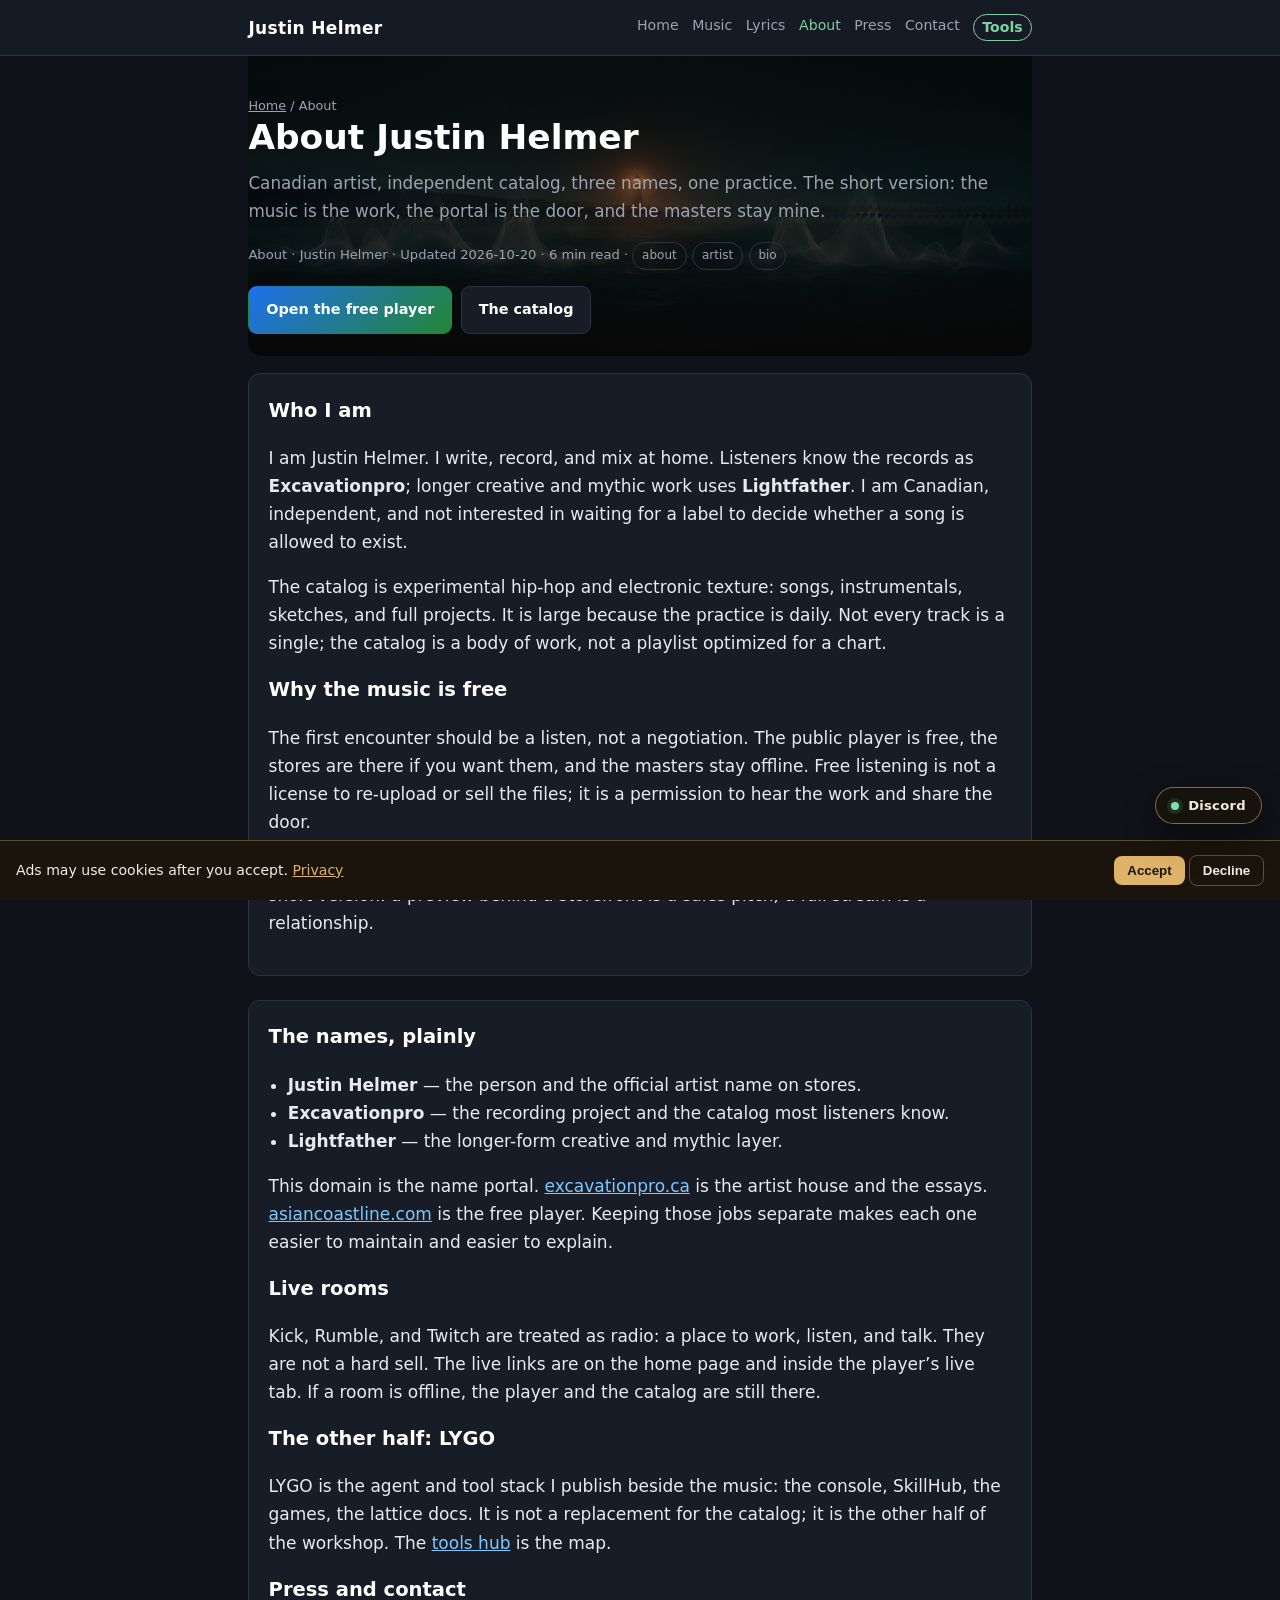
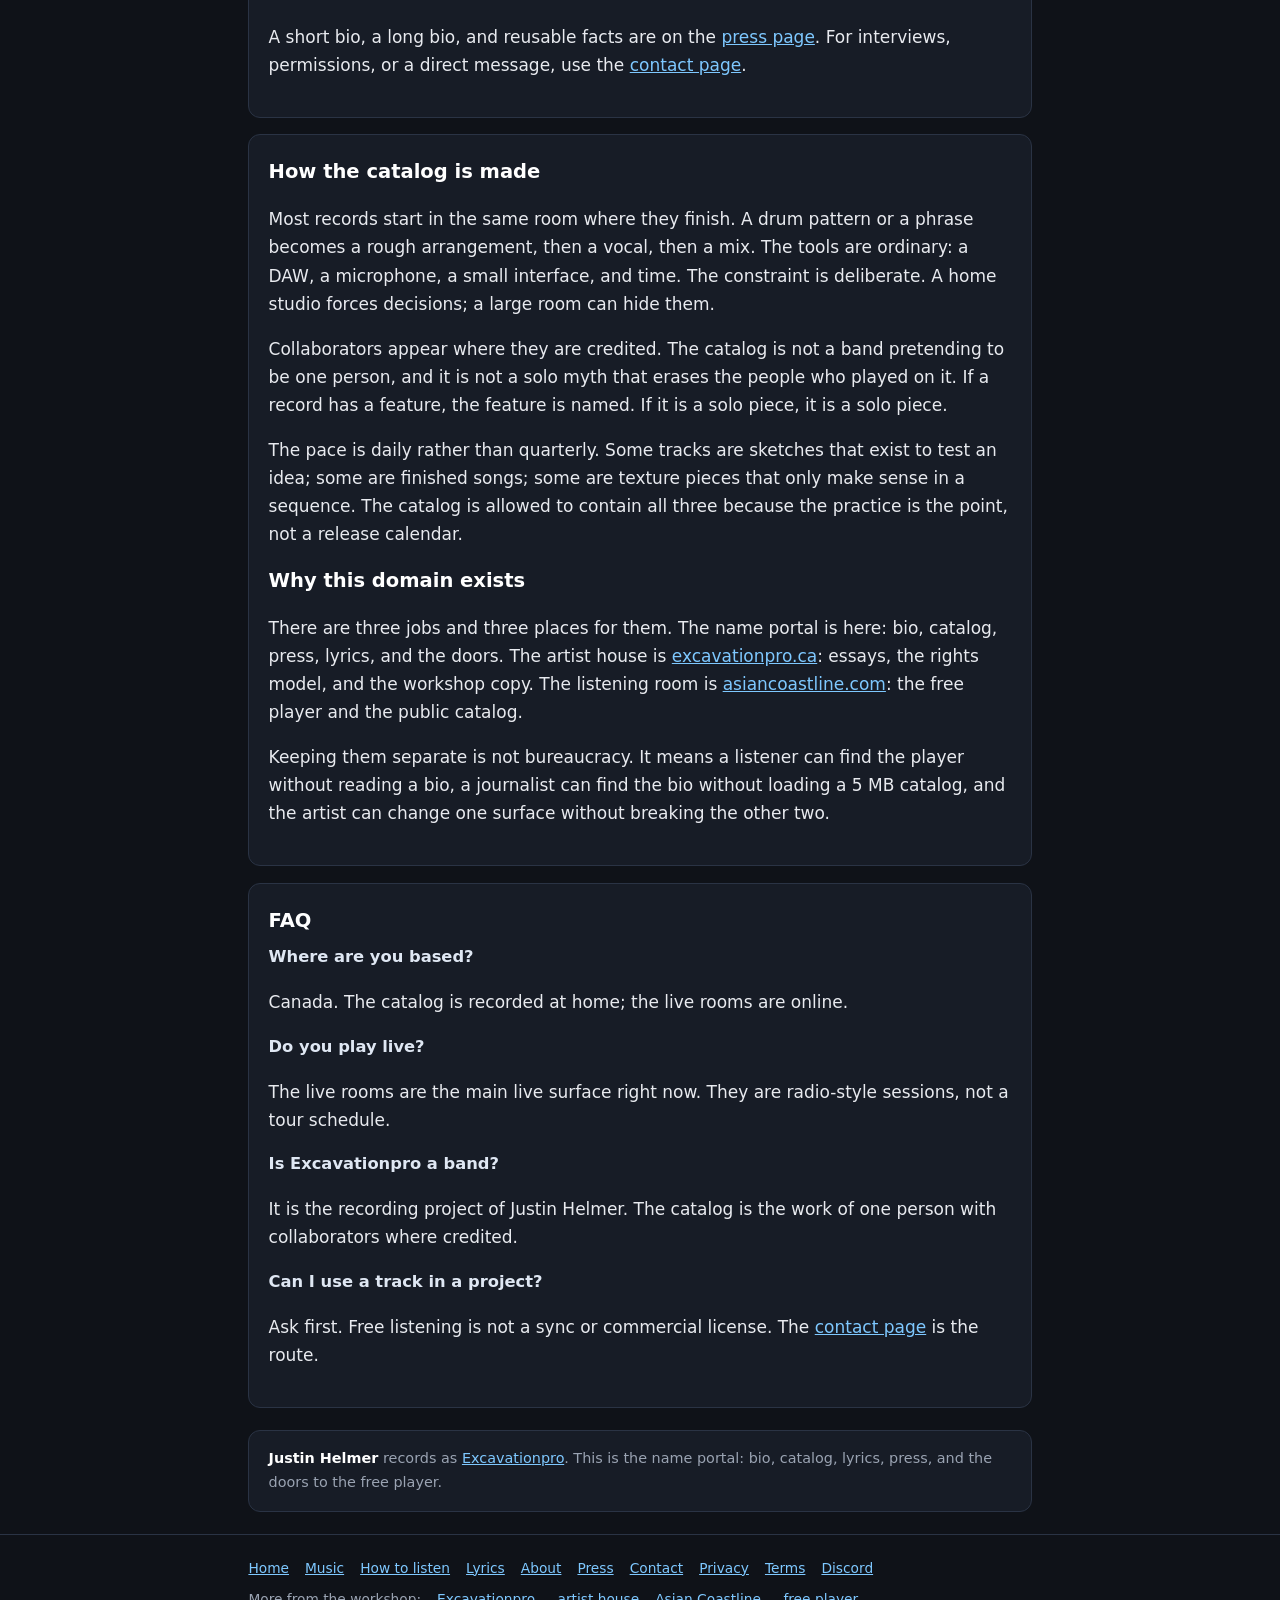
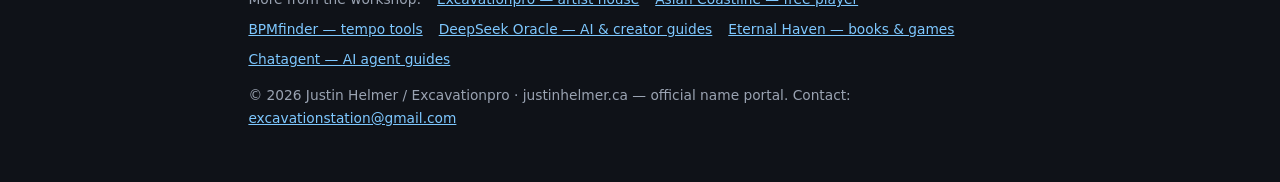
<file: about.html>
<!DOCTYPE html>
<html lang="en" data-cookie-key="justinhelmer_cookies">
<head>
<meta charset="UTF-8">
<meta name="viewport" content="width=device-width, initial-scale=1.0">
<title>About Justin Helmer — Artist, Excavationpro, Lightfather</title>
<meta name="description" content="Who Justin Helmer is, why the records go out as Excavationpro, how the independent catalog works, and what LYGO has to do with the music.">
<meta name="author" content="Justin Helmer / Excavationpro">
<meta name="robots" content="index, follow, max-image-preview:large, max-snippet:-1">
<link rel="canonical" href="https://justinhelmer.ca/about.html">
<link rel="icon" href="/assets/favicon.svg" type="image/svg+xml">
<link rel="apple-touch-icon" href="/assets/apple-touch-icon.png" sizes="180x180">
<link rel="preconnect" href="https://fonts.googleapis.com">
<link rel="preconnect" href="https://fonts.gstatic.com" crossorigin>
<link href="https://fonts.googleapis.com/css2?family=Cormorant+Garamond:ital,wght@0,500;1,500&family=IBM+Plex+Mono:wght@400&family=Syne:wght@500;700;800&display=swap" rel="stylesheet">
<link rel="stylesheet" href="/assets/site-kit.css">
<link rel="stylesheet" href="/assets/article.css">
<meta name="google-adsense-account" content="ca-pub-0646320966060599">
<script async src="https://pagead2.googlesyndication.com/pagead/js/adsbygoogle.js?client=ca-pub-0646320966060599" crossorigin="anonymous"></script>
<meta property="og:type" content="article">
<meta property="og:url" content="https://justinhelmer.ca/about.html">
<meta property="og:title" content="About Justin Helmer — Artist, Excavationpro, Lightfather">
<meta property="og:description" content="Who Justin Helmer is, why the records go out as Excavationpro, how the independent catalog works, and what LYGO has to do with the music.">
<meta property="og:site_name" content="justinhelmer.ca">
<meta property="og:image" content="https://justinhelmer.ca/assets/og-home.jpg">
<meta property="og:image:width" content="1200">
<meta property="og:image:height" content="630">
<meta property="og:image:type" content="image/jpeg">
<meta property="og:image:alt" content="Justin Helmer — music, lyrics, live rooms">
<meta name="twitter:card" content="summary_large_image">
<meta name="twitter:site" content="@Excavationpro">
<meta name="twitter:creator" content="@Excavationpro">
<meta name="twitter:title" content="About Justin Helmer — Artist, Excavationpro, Lightfather">
<meta name="twitter:description" content="Who Justin Helmer is, why the records go out as Excavationpro, how the independent catalog works, and what LYGO has to do with the music.">
<meta name="twitter:image" content="https://justinhelmer.ca/assets/og-home.jpg">
<meta name="twitter:image:alt" content="Justin Helmer — music, lyrics, live rooms">
<meta name="theme-color" content="#0f1218">
<script type="application/ld+json">{"@context": "https://schema.org", "@graph": [{"@type": "WebSite", "@id": "https://justinhelmer.ca/#website", "url": "https://justinhelmer.ca/", "name": "Justin Helmer", "publisher": {"@id": "https://justinhelmer.ca/#person"}}, {"@type": "Person", "@id": "https://justinhelmer.ca/#person", "name": "Justin Helmer", "alternateName": ["Excavationpro", "Lightfather"], "url": "https://justinhelmer.ca/", "sameAs": ["https://excavationpro.ca/", "https://asiancoastline.com/", "https://x.com/Excavationpro", "https://bsky.app/profile/excavationpro.bsky.social"]}, {"@type": "MusicGroup", "@id": "https://justinhelmer.ca/#musicgroup", "name": "Excavationpro", "alternateName": "Justin Helmer", "url": "https://justinhelmer.ca/"}, {"@type": "AboutPage", "@id": "https://justinhelmer.ca/about.html#page", "url": "https://justinhelmer.ca/about.html", "name": "About Justin Helmer", "description": "Who Justin Helmer is, why the records go out as Excavationpro, how the independent catalog works, and what LYGO has to do with the music.", "isPartOf": {"@id": "https://justinhelmer.ca/#website"}}, {"@type": "FAQPage", "mainEntity": [{"@type": "Question", "name": "Where are you based?", "acceptedAnswer": {"@type": "Answer", "text": "Canada; the catalog is recorded at home and the live rooms are online."}}, {"@type": "Question", "name": "Do you play live?", "acceptedAnswer": {"@type": "Answer", "text": "The live rooms are the main live surface right now, radio-style rather than a tour."}}, {"@type": "Question", "name": "Is Excavationpro a band?", "acceptedAnswer": {"@type": "Answer", "text": "It is the recording project of Justin Helmer, with collaborators where credited."}}, {"@type": "Question", "name": "Can I use a track in a project?", "acceptedAnswer": {"@type": "Answer", "text": "Ask first; free listening is not a sync or commercial license."}}]}, {"@type": "BreadcrumbList", "itemListElement": [{"@type": "ListItem", "position": 1, "name": "Home", "item": "https://justinhelmer.ca/"}, {"@type": "ListItem", "position": 2, "name": "About Justin Helmer", "item": "https://justinhelmer.ca/about.html"}]}]}</script>
</head>
<body>
<header class="site">
  <div class="wrap nav">
    <a class="brand" href="/">Justin Helmer</a>
    <nav class="navlinks" aria-label="Primary">
      <a href="/">Home</a>
      <a href="/music.html">Music</a>
      <a href="/lyrics/">Lyrics</a>
      <a href="/about.html" aria-current="page">About</a>
      <a href="/press.html">Press</a>
      <a href="/contact.html">Contact</a>
      <a href="https://bpmfinder.ca/tools.html" class="nav-tools">Tools</a>
    </nav>
  </div>
</header>

<div class="wrap">
<section class="hero">
  <p class="breadcrumb"><a href="/">Home</a> / About</p>
  <h1>About Justin Helmer</h1>
  <p class="lead">Canadian artist, independent catalog, three names, one practice. The short version: the music is the work, the portal is the door, and the masters stay mine.</p>
  <p class="article-meta">About &middot; Justin Helmer &middot; <time datetime="2026-10-20">Updated 2026-10-20</time> &middot; 6 min read &middot; <span class="tag">about</span><span class="tag">artist</span><span class="tag">bio</span></p>
  <div class="cta-row">
    <a class="btn primary" href="/listen.html">Open the free player</a>
    <a class="btn" href="/music.html">The catalog</a>
  </div>
</section>
<main>

<article class="card">
  <h2>Who I am</h2>
  <p>I am Justin Helmer. I write, record, and mix at home. Listeners know the records as <strong>Excavationpro</strong>; longer creative and mythic work uses <strong>Lightfather</strong>. I am Canadian, independent, and not interested in waiting for a label to decide whether a song is allowed to exist.</p>
  <p>The catalog is experimental hip-hop and electronic texture: songs, instrumentals, sketches, and full projects. It is large because the practice is daily. Not every track is a single; the catalog is a body of work, not a playlist optimized for a chart.</p>
  <h2>Why the music is free</h2>
  <p>The first encounter should be a listen, not a negotiation. The public player is free, the stores are there if you want them, and the masters stay offline. Free listening is not a license to re-upload or sell the files; it is a permission to hear the work and share the door.</p>
  <p>That model is explained in <a href="https://asiancoastline.com/why-free-streams.html">why free streams exist</a> and in the <a href="https://excavationpro.ca/articles/why-i-give-the-music-away.html">Excavationpro essay</a>. The short version: a preview behind a storefront is a sales pitch; a full stream is a relationship.</p>
</article>
<div class="ad-slot" aria-label="Advertisement">
  <div class="ad-label">Advertisement</div>
  <ins class="adsbygoogle" style="display:block" data-ad-client="ca-pub-0646320966060599" data-ad-format="auto" data-full-width-responsive="true"></ins>
  <script>(adsbygoogle = window.adsbygoogle || []).push({});</script>
</div>
<article class="card">
  <h2>The names, plainly</h2>
  <ul>
    <li><strong>Justin Helmer</strong> &mdash; the person and the official artist name on stores.</li>
    <li><strong>Excavationpro</strong> &mdash; the recording project and the catalog most listeners know.</li>
    <li><strong>Lightfather</strong> &mdash; the longer-form creative and mythic layer.</li>
  </ul>
  <p>This domain is the name portal. <a href="https://excavationpro.ca/">excavationpro.ca</a> is the artist house and the essays. <a href="https://asiancoastline.com/">asiancoastline.com</a> is the free player. Keeping those jobs separate makes each one easier to maintain and easier to explain.</p>
  <h2>Live rooms</h2>
  <p>Kick, Rumble, and Twitch are treated as radio: a place to work, listen, and talk. They are not a hard sell. The live links are on the home page and inside the player&rsquo;s live tab. If a room is offline, the player and the catalog are still there.</p>
  <h2>The other half: LYGO</h2>
  <p>LYGO is the agent and tool stack I publish beside the music: the console, SkillHub, the games, the lattice docs. It is not a replacement for the catalog; it is the other half of the workshop. The <a href="https://bpmfinder.ca/tools.html">tools hub</a> is the map.</p>
  <h2>Press and contact</h2>
  <p>A short bio, a long bio, and reusable facts are on the <a href="/press.html">press page</a>. For interviews, permissions, or a direct message, use the <a href="/contact.html">contact page</a>.</p>
</article>

<article class="card">
  <h2>How the catalog is made</h2>
  <p>Most records start in the same room where they finish. A drum pattern or a phrase becomes a rough arrangement, then a vocal, then a mix. The tools are ordinary: a DAW, a microphone, a small interface, and time. The constraint is deliberate. A home studio forces decisions; a large room can hide them.</p>
  <p>Collaborators appear where they are credited. The catalog is not a band pretending to be one person, and it is not a solo myth that erases the people who played on it. If a record has a feature, the feature is named. If it is a solo piece, it is a solo piece.</p>
  <p>The pace is daily rather than quarterly. Some tracks are sketches that exist to test an idea; some are finished songs; some are texture pieces that only make sense in a sequence. The catalog is allowed to contain all three because the practice is the point, not a release calendar.</p>
  <h2>Why this domain exists</h2>
  <p>There are three jobs and three places for them. The name portal is here: bio, catalog, press, lyrics, and the doors. The artist house is <a href="https://excavationpro.ca/">excavationpro.ca</a>: essays, the rights model, and the workshop copy. The listening room is <a href="https://asiancoastline.com/">asiancoastline.com</a>: the free player and the public catalog.</p>
  <p>Keeping them separate is not bureaucracy. It means a listener can find the player without reading a bio, a journalist can find the bio without loading a 5 MB catalog, and the artist can change one surface without breaking the other two.</p>
</article>

<article class="card faq">
  <h2>FAQ</h2>
  <h3>Where are you based?</h3>
  <p>Canada. The catalog is recorded at home; the live rooms are online.</p>
  <h3>Do you play live?</h3>
  <p>The live rooms are the main live surface right now. They are radio-style sessions, not a tour schedule.</p>
  <h3>Is Excavationpro a band?</h3>
  <p>It is the recording project of Justin Helmer. The catalog is the work of one person with collaborators where credited.</p>
  <h3>Can I use a track in a project?</h3>
  <p>Ask first. Free listening is not a sync or commercial license. The <a href="/contact.html">contact page</a> is the route.</p>
</article>
<div class="author-box">
  <strong>Justin Helmer</strong> records as <a href="https://excavationpro.ca/">Excavationpro</a>.
  This is the name portal: bio, catalog, lyrics, press, and the doors to the free player.
</div>

</main>
</div>
<footer class="site">
  <div class="wrap">
    <nav aria-label="Footer">
      <a href="/">Home</a>
      <a href="/music.html">Music</a>
      <a href="/listen.html">How to listen</a>
      <a href="/lyrics/">Lyrics</a>
      <a href="/about.html">About</a>
      <a href="/press.html">Press</a>
      <a href="/contact.html">Contact</a>
      <a href="/privacy.html">Privacy</a>
      <a href="/terms.html">Terms</a>
    </nav>
    <p class="family">
      <span>More from the workshop:</span>
      <a href="https://excavationpro.ca/">Excavationpro &mdash; artist house</a>
      <a href="https://asiancoastline.com/">Asian Coastline &mdash; free player</a>
      <a href="https://bpmfinder.ca/">BPMfinder &mdash; tempo tools</a>
      <a href="https://deepseekoracle.com/">DeepSeek Oracle &mdash; AI &amp; creator guides</a>
      <a href="https://eternalhaven.ca/">Eternal Haven &mdash; books &amp; games</a>
      <a href="https://chatagent.ca/">Chatagent &mdash; AI agent guides</a>
    </p>
    <p>&copy; 2026 Justin Helmer / Excavationpro &middot; justinhelmer.ca &mdash; official name portal.
    Contact: <a href="mailto:excavationstation@gmail.com">excavationstation@gmail.com</a></p>
  </div>
</footer>
<div class="cookie-banner" id="cookieBanner" role="dialog" aria-label="Cookie consent">
  <div>Ads may use cookies after you accept. <a href="/privacy.html">Privacy</a></div>
  <div>
    <button type="button" class="ok" id="cookieOk">Accept</button>
    <button type="button" class="no" id="cookieNo">Decline</button>
  </div>
</div>
<script src="/assets/site-kit.js"></script>
</body>
</html>
</file>
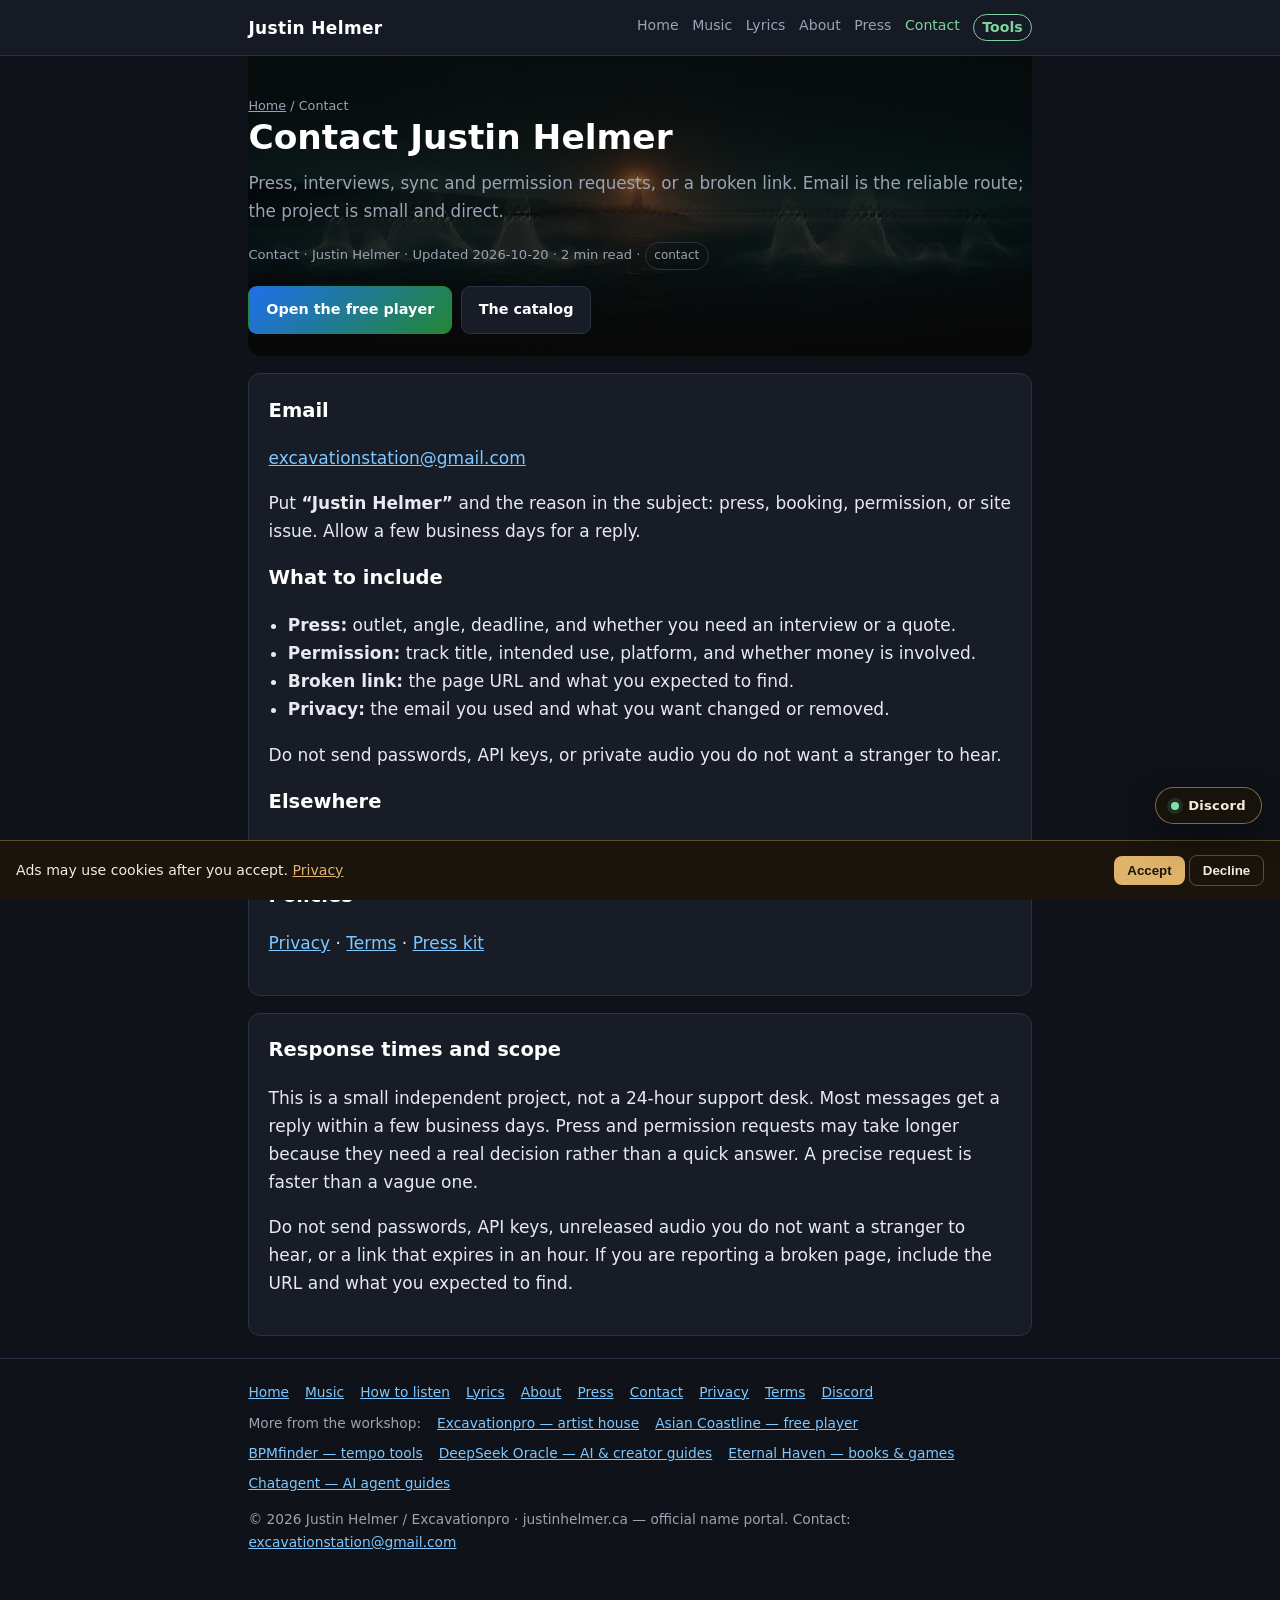
<file: contact.html>
<!DOCTYPE html>
<html lang="en" data-cookie-key="justinhelmer_cookies">
<head>
<meta charset="UTF-8">
<meta name="viewport" content="width=device-width, initial-scale=1.0">
<title>Contact Justin Helmer — Press, Booking, Permissions</title>
<meta name="description" content="Contact Justin Helmer / Excavationpro for press, interviews, sync and permission requests, or a broken link.">
<meta name="author" content="Justin Helmer / Excavationpro">
<meta name="robots" content="index, follow, max-image-preview:large, max-snippet:-1">
<link rel="canonical" href="https://justinhelmer.ca/contact.html">
<link rel="icon" href="/assets/favicon.svg" type="image/svg+xml">
<link rel="apple-touch-icon" href="/assets/apple-touch-icon.png" sizes="180x180">
<link rel="preconnect" href="https://fonts.googleapis.com">
<link rel="preconnect" href="https://fonts.gstatic.com" crossorigin>
<link href="https://fonts.googleapis.com/css2?family=Cormorant+Garamond:ital,wght@0,500;1,500&family=IBM+Plex+Mono:wght@400&family=Syne:wght@500;700;800&display=swap" rel="stylesheet">
<link rel="stylesheet" href="/assets/site-kit.css">
<link rel="stylesheet" href="/assets/article.css">
<meta name="google-adsense-account" content="ca-pub-0646320966060599">
<script async src="https://pagead2.googlesyndication.com/pagead/js/adsbygoogle.js?client=ca-pub-0646320966060599" crossorigin="anonymous"></script>
<meta property="og:type" content="article">
<meta property="og:url" content="https://justinhelmer.ca/contact.html">
<meta property="og:title" content="Contact Justin Helmer — Press, Booking, Permissions">
<meta property="og:description" content="Contact Justin Helmer / Excavationpro for press, interviews, sync and permission requests, or a broken link.">
<meta property="og:site_name" content="justinhelmer.ca">
<meta property="og:image" content="https://justinhelmer.ca/assets/og-home.jpg">
<meta property="og:image:width" content="1200">
<meta property="og:image:height" content="630">
<meta property="og:image:type" content="image/jpeg">
<meta property="og:image:alt" content="Justin Helmer — music, lyrics, live rooms">
<meta name="twitter:card" content="summary_large_image">
<meta name="twitter:site" content="@Excavationpro">
<meta name="twitter:creator" content="@Excavationpro">
<meta name="twitter:title" content="Contact Justin Helmer — Press, Booking, Permissions">
<meta name="twitter:description" content="Contact Justin Helmer / Excavationpro for press, interviews, sync and permission requests, or a broken link.">
<meta name="twitter:image" content="https://justinhelmer.ca/assets/og-home.jpg">
<meta name="twitter:image:alt" content="Justin Helmer — music, lyrics, live rooms">
<meta name="theme-color" content="#0f1218">
<script type="application/ld+json">{"@context": "https://schema.org", "@graph": [{"@type": "WebSite", "@id": "https://justinhelmer.ca/#website", "url": "https://justinhelmer.ca/", "name": "Justin Helmer", "publisher": {"@id": "https://justinhelmer.ca/#person"}}, {"@type": "Person", "@id": "https://justinhelmer.ca/#person", "name": "Justin Helmer", "alternateName": ["Excavationpro", "Lightfather"], "url": "https://justinhelmer.ca/", "sameAs": ["https://excavationpro.ca/", "https://asiancoastline.com/", "https://x.com/Excavationpro", "https://bsky.app/profile/excavationpro.bsky.social"]}, {"@type": "MusicGroup", "@id": "https://justinhelmer.ca/#musicgroup", "name": "Excavationpro", "alternateName": "Justin Helmer", "url": "https://justinhelmer.ca/"}, {"@type": "ContactPage", "@id": "https://justinhelmer.ca/contact.html#page", "url": "https://justinhelmer.ca/contact.html", "name": "Contact Justin Helmer", "description": "Contact Justin Helmer / Excavationpro for press, interviews, sync and permission requests, or a broken link.", "isPartOf": {"@id": "https://justinhelmer.ca/#website"}}, {"@type": "BreadcrumbList", "itemListElement": [{"@type": "ListItem", "position": 1, "name": "Home", "item": "https://justinhelmer.ca/"}, {"@type": "ListItem", "position": 2, "name": "Contact Justin Helmer", "item": "https://justinhelmer.ca/contact.html"}]}]}</script>
</head>
<body>
<header class="site">
  <div class="wrap nav">
    <a class="brand" href="/">Justin Helmer</a>
    <nav class="navlinks" aria-label="Primary">
      <a href="/">Home</a>
      <a href="/music.html">Music</a>
      <a href="/lyrics/">Lyrics</a>
      <a href="/about.html">About</a>
      <a href="/press.html">Press</a>
      <a href="/contact.html" aria-current="page">Contact</a>
      <a href="https://bpmfinder.ca/tools.html" class="nav-tools">Tools</a>
    </nav>
  </div>
</header>

<div class="wrap">
<section class="hero">
  <p class="breadcrumb"><a href="/">Home</a> / Contact</p>
  <h1>Contact Justin Helmer</h1>
  <p class="lead">Press, interviews, sync and permission requests, or a broken link. Email is the reliable route; the project is small and direct.</p>
  <p class="article-meta">Contact &middot; Justin Helmer &middot; <time datetime="2026-10-20">Updated 2026-10-20</time> &middot; 2 min read &middot; <span class="tag">contact</span></p>
  <div class="cta-row">
    <a class="btn primary" href="/listen.html">Open the free player</a>
    <a class="btn" href="/music.html">The catalog</a>
  </div>
</section>
<main>

<article class="card">
  <h2>Email</h2>
  <p><a href="mailto:excavationstation@gmail.com?subject=Justin%20Helmer">excavationstation@gmail.com</a></p>
  <p>Put <strong>&ldquo;Justin Helmer&rdquo;</strong> and the reason in the subject: press, booking, permission, or site issue. Allow a few business days for a reply.</p>
  <h2>What to include</h2>
  <ul>
    <li><strong>Press:</strong> outlet, angle, deadline, and whether you need an interview or a quote.</li>
    <li><strong>Permission:</strong> track title, intended use, platform, and whether money is involved.</li>
    <li><strong>Broken link:</strong> the page URL and what you expected to find.</li>
    <li><strong>Privacy:</strong> the email you used and what you want changed or removed.</li>
  </ul>
  <p>Do not send passwords, API keys, or private audio you do not want a stranger to hear.</p>
  <h2>Elsewhere</h2>
  <p>Stores: <a href="https://ffm.to/justin-helmer">Justin Helmer</a> · <a href="https://ffm.to/eovnvo9">Excavationpro</a>. Social: <a href="https://x.com/Excavationpro">X</a> · <a href="https://bsky.app/profile/excavationpro.bsky.social">Bluesky</a>.</p>
  <h2>Policies</h2>
  <p><a href="/privacy.html">Privacy</a> · <a href="/terms.html">Terms</a> · <a href="/press.html">Press kit</a></p>
</article>

<article class="card">
  <h2>Response times and scope</h2>
  <p>This is a small independent project, not a 24-hour support desk. Most messages get a reply within a few business days. Press and permission requests may take longer because they need a real decision rather than a quick answer. A precise request is faster than a vague one.</p>
  <p>Do not send passwords, API keys, unreleased audio you do not want a stranger to hear, or a link that expires in an hour. If you are reporting a broken page, include the URL and what you expected to find.</p>
</article>

</main>
</div>
<footer class="site">
  <div class="wrap">
    <nav aria-label="Footer">
      <a href="/">Home</a>
      <a href="/music.html">Music</a>
      <a href="/listen.html">How to listen</a>
      <a href="/lyrics/">Lyrics</a>
      <a href="/about.html">About</a>
      <a href="/press.html">Press</a>
      <a href="/contact.html">Contact</a>
      <a href="/privacy.html">Privacy</a>
      <a href="/terms.html">Terms</a>
    </nav>
    <p class="family">
      <span>More from the workshop:</span>
      <a href="https://excavationpro.ca/">Excavationpro &mdash; artist house</a>
      <a href="https://asiancoastline.com/">Asian Coastline &mdash; free player</a>
      <a href="https://bpmfinder.ca/">BPMfinder &mdash; tempo tools</a>
      <a href="https://deepseekoracle.com/">DeepSeek Oracle &mdash; AI &amp; creator guides</a>
      <a href="https://eternalhaven.ca/">Eternal Haven &mdash; books &amp; games</a>
      <a href="https://chatagent.ca/">Chatagent &mdash; AI agent guides</a>
    </p>
    <p>&copy; 2026 Justin Helmer / Excavationpro &middot; justinhelmer.ca &mdash; official name portal.
    Contact: <a href="mailto:excavationstation@gmail.com">excavationstation@gmail.com</a></p>
  </div>
</footer>
<div class="cookie-banner" id="cookieBanner" role="dialog" aria-label="Cookie consent">
  <div>Ads may use cookies after you accept. <a href="/privacy.html">Privacy</a></div>
  <div>
    <button type="button" class="ok" id="cookieOk">Accept</button>
    <button type="button" class="no" id="cookieNo">Decline</button>
  </div>
</div>
<script src="/assets/site-kit.js"></script>
</body>
</html>
</file>
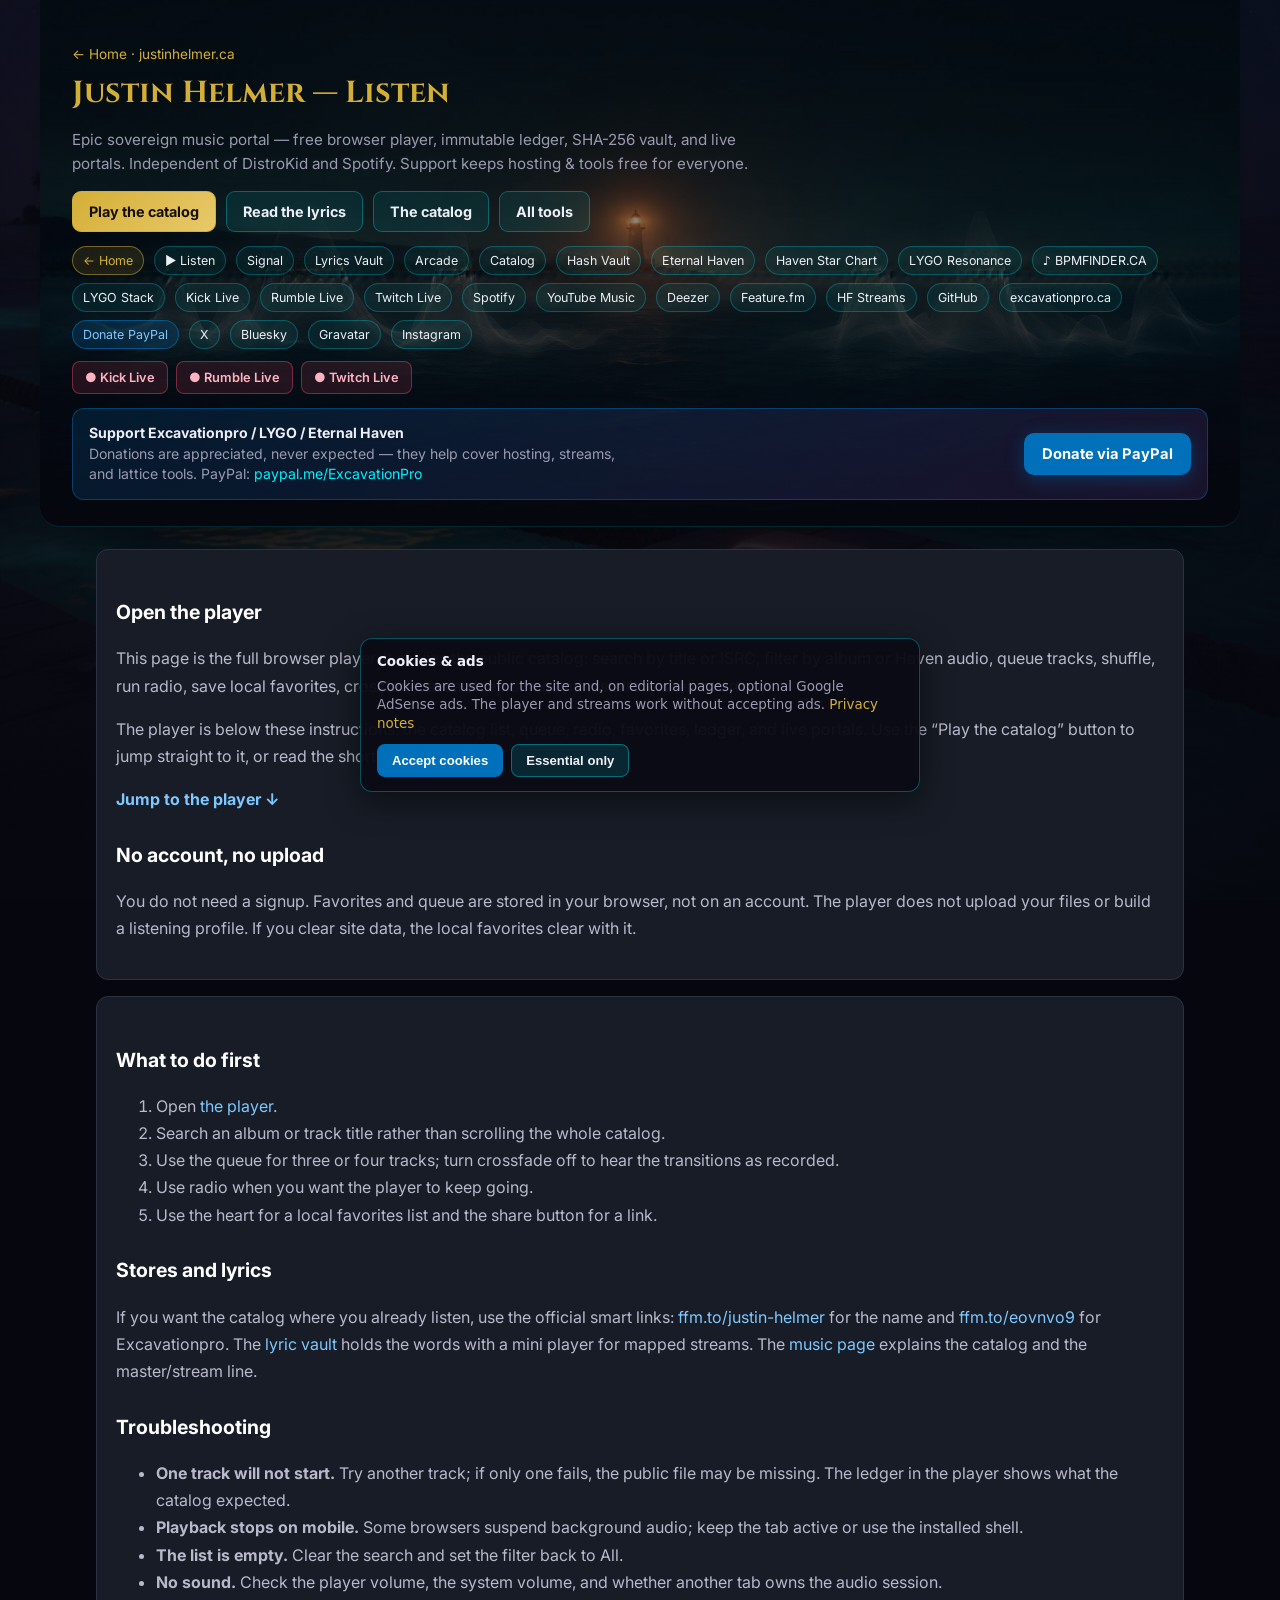
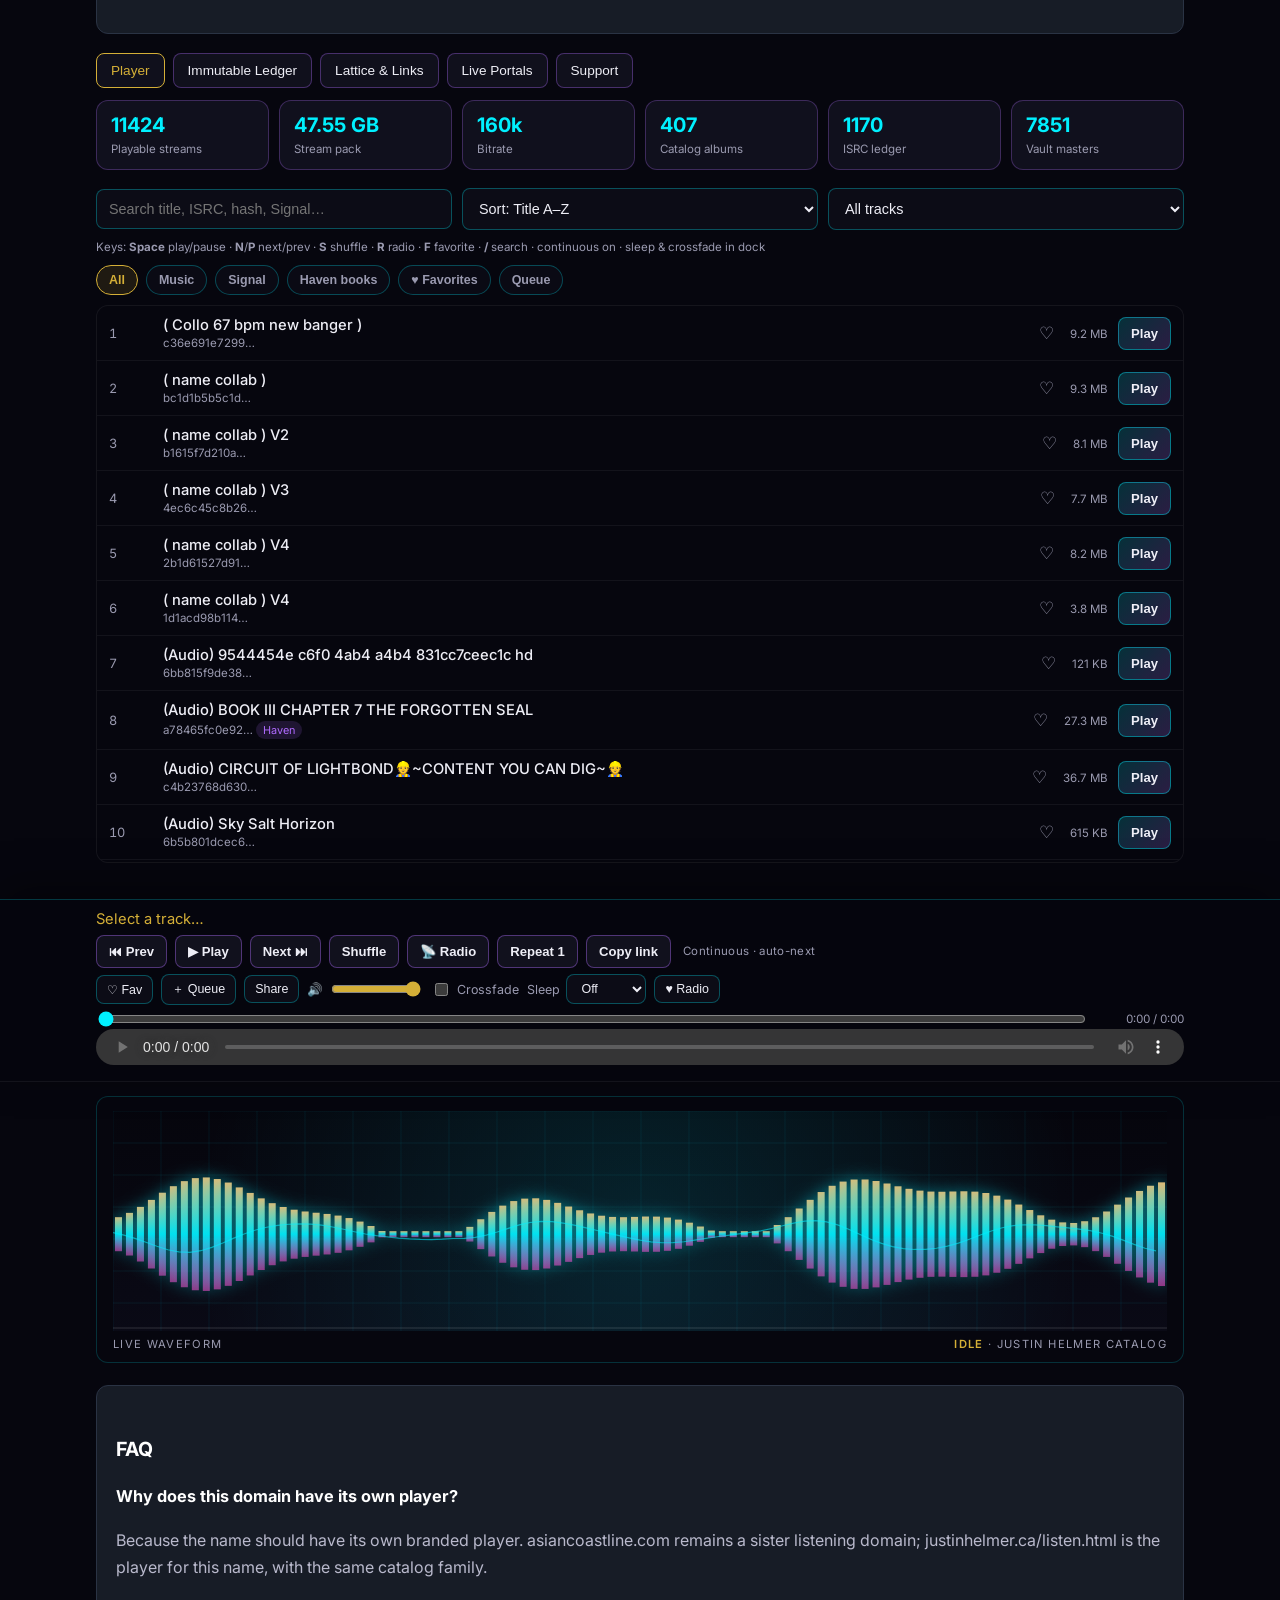
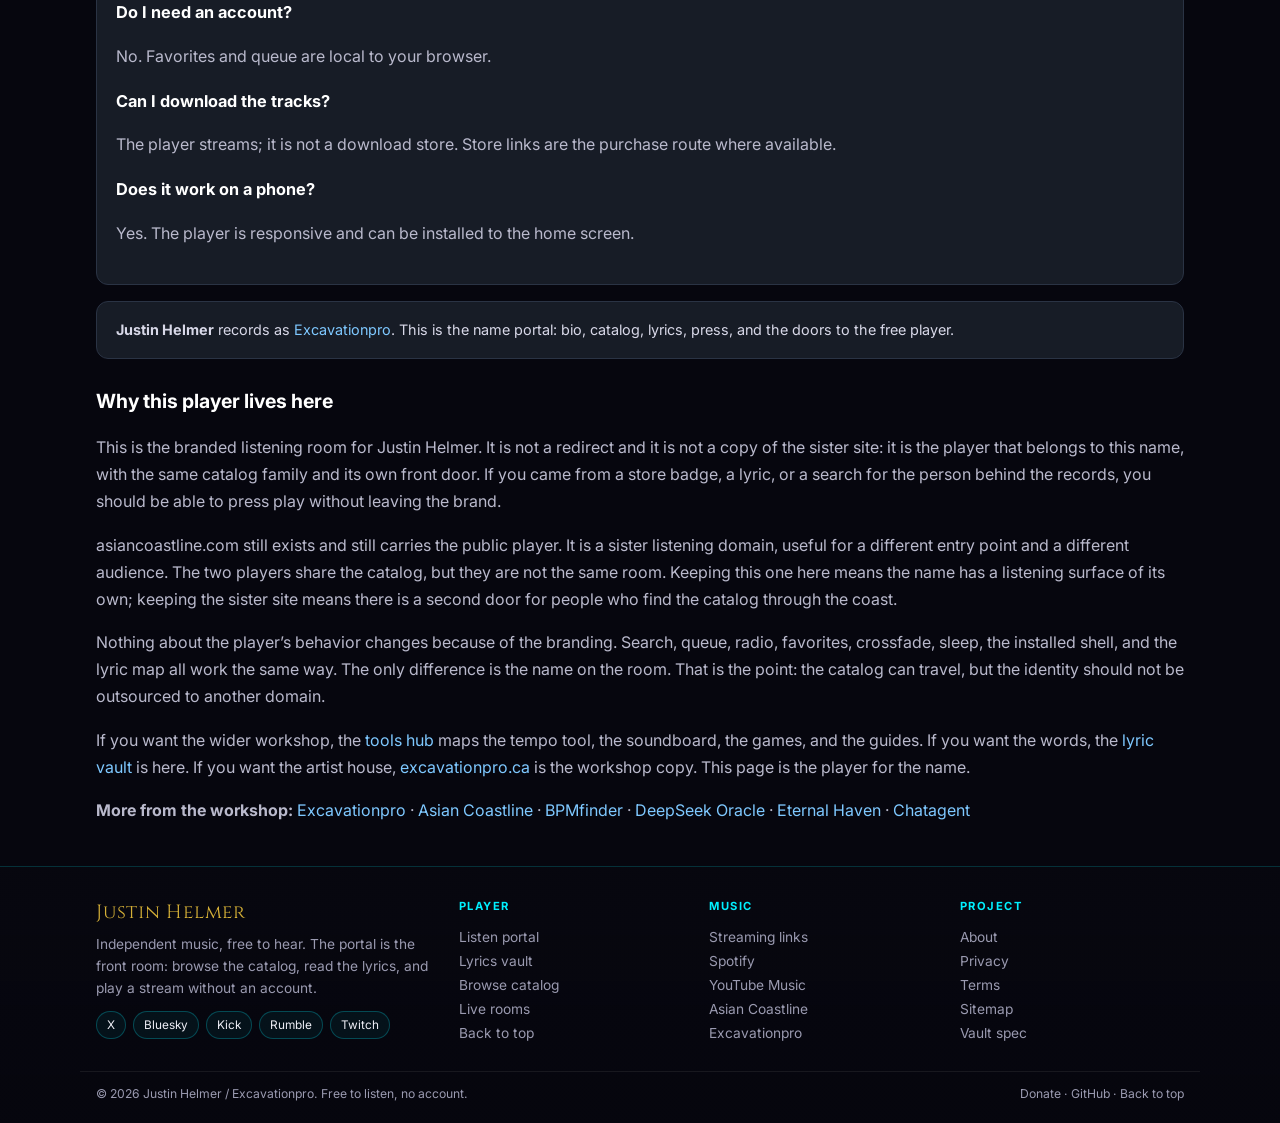
<file: listen.html>
<!DOCTYPE html>
<html lang="en" data-cookie-key="justinhelmer_cookies">
<head>
<meta charset="utf-8">
<meta name="viewport" content="width=device-width, initial-scale=1">
<title>Justin Helmer Listen — Music Portal</title>
<meta name="description" content="Justin Helmer records as Excavationpro. Free browser music portal: original streams, no account. Live rooms on Kick, Rumble, and Twitch.">
<meta name="keywords" content="Justin Helmer, Excavationpro, Lightfather, free music stream, listen free, independent artist, hip hop, experimental, Kick, Rumble, Twitch, Feature.fm, LYGO">
<meta name="author" content="Justin Helmer / Excavationpro / Lightfather">
<meta name="robots" content="index, follow, max-image-preview:large, max-snippet:-1, max-video-preview:-1">
<meta name="googlebot" content="index, follow">
<meta name="bingbot" content="index, follow">
<meta name="theme-color" content="#0a0a12">
<meta name="color-scheme" content="dark">
<meta name="referrer" content="strict-origin-when-cross-origin">
<meta name="google-adsense-account" content="ca-pub-0646320966060599">
<script async src="https://pagead2.googlesyndication.com/pagead/js/adsbygoogle.js?client=ca-pub-0646320966060599" crossorigin="anonymous"></script>
<link rel="canonical" href="https://justinhelmer.ca/listen.html">
<link rel="alternate" hreflang="en" href="https://justinhelmer.ca/listen.html">
<link rel="alternate" type="application/json" href="https://justinhelmer.ca/data/public_stream_playlist.json" title="Stream playlist JSON">
<link rel="sitemap" type="application/xml" href="https://justinhelmer.ca/sitemap.xml">
<link rel="me" href="https://x.com/Excavationpro">
<link rel="me" href="https://twitter.com/Excavationpro">
<link rel="me" href="https://bsky.app/profile/excavationpro.bsky.social">
<link rel="icon" href="/assets/favicon.svg" type="image/svg+xml">
<link rel="apple-touch-icon" href="/assets/apple-touch-icon.png" sizes="180x180">
<link rel="image_src" href="https://justinhelmer.ca/assets/og-listen.jpg">
<meta property="og:locale" content="en_US">
<meta property="og:type" content="website">
<meta property="og:url" content="https://justinhelmer.ca/listen.html">
<meta property="og:title" content="Justin Helmer Listen — free catalog, no account">
<meta property="og:description" content="Free browser player for original Justin Helmer / Excavationpro streams. No account. Live rooms on Kick, Rumble, and Twitch.">
<meta property="og:site_name" content="justinhelmer.ca">
<meta property="og:image" content="https://justinhelmer.ca/assets/og-listen.jpg">
<meta property="og:image:url" content="https://justinhelmer.ca/assets/og-listen.jpg">
<meta property="og:image:secure_url" content="https://justinhelmer.ca/assets/og-listen.jpg">
<meta property="og:image:type" content="image/jpeg">
<meta property="og:image:width" content="1200">
<meta property="og:image:height" content="630">
<meta property="og:image:alt" content="Justin Helmer Listen — free catalog, no account">
<meta name="twitter:card" content="summary_large_image">
<meta name="twitter:site" content="@Excavationpro">
<meta name="twitter:creator" content="@Excavationpro">
<meta name="twitter:url" content="https://justinhelmer.ca/listen.html">
<meta name="twitter:title" content="Justin Helmer Listen — free catalog, no account">
<meta name="twitter:description" content="Free browser player for original Justin Helmer / Excavationpro streams. No account.">
<meta name="twitter:image" content="https://justinhelmer.ca/assets/og-listen.jpg">
<meta name="twitter:image:width" content="1200">
<meta name="twitter:image:height" content="630">
<meta name="twitter:image:alt" content="Justin Helmer Listen — free catalog, no account">
<script type="application/ld+json">{"@context":"https://schema.org","@graph":[{"@type":"WebSite","@id":"https://justinhelmer.ca/#website","name":"Justin Helmer","url":"https://justinhelmer.ca/","inLanguage":"en","publisher":{"@id":"https://justinhelmer.ca/#person"},"potentialAction":{"@type":"SearchAction","target":"https://justinhelmer.ca/listen.html?q={search_term_string}","query-input":"required name=search_term_string"}},{"@type":"WebPage","@id":"https://justinhelmer.ca/listen.html#webpage","url":"https://justinhelmer.ca/listen.html","name":"Justin Helmer Listen — Music Portal","description":"Free browser player for original Justin Helmer / Excavationpro streams. No account.","isPartOf":{"@id":"https://justinhelmer.ca/#website"},"about":{"@id":"https://justinhelmer.ca/#musicgroup"},"primaryImageOfPage":{"@type":"ImageObject","url":"https://justinhelmer.ca/assets/og-listen.jpg","width":1200,"height":630},"inLanguage":"en"},{"@type":"MusicPlaylist","@id":"https://justinhelmer.ca/listen.html#playlist","name":"Justin Helmer / Excavationpro catalog","url":"https://justinhelmer.ca/listen.html","image":"https://justinhelmer.ca/assets/og-listen.jpg","author":{"@id":"https://justinhelmer.ca/#person"}},{"@type":"Person","@id":"https://justinhelmer.ca/#person","name":"Justin Helmer","alternateName":["Excavationpro","Lightfather"],"url":"https://justinhelmer.ca/","image":"https://justinhelmer.ca/assets/og-listen.jpg","sameAs":["https://x.com/Excavationpro","https://twitter.com/Excavationpro","https://bsky.app/profile/excavationpro.bsky.social","https://gravatar.com/xcavationpro","https://excavationpro.ca/","https://ffm.to/justin-helmer","https://ffm.to/eovnvo9","https://open.spotify.com/artist/6CkZ4bN2xu3WRKbjEL3u2S","https://kick.com/excavationpro","https://twitch.tv/excavationpro","https://rumble.com/user/excavationpro/live"]},{"@type":"MusicGroup","@id":"https://justinhelmer.ca/#musicgroup","name":"Excavationpro","alternateName":"Justin Helmer","url":"https://justinhelmer.ca/listen.html","image":"https://justinhelmer.ca/assets/og-listen.jpg","sameAs":["https://ffm.to/eovnvo9","https://ffm.to/justin-helmer","https://open.spotify.com/artist/6CkZ4bN2xu3WRKbjEL3u2S","https://music.youtube.com/@Excavationpro"]}]}</script>
<link rel="stylesheet" href="/assets/site-kit.css">
<link href="https://fonts.googleapis.com/css2?family=Cinzel:wght@400;700&family=Inter:wght@400;500;600;700&display=swap" rel="stylesheet">
<style>
:root {
  --void:#06060e; --panel:#12121f; --cyan:#00f0ff; --mag:#b06bff; --gold:#d4af37;
  --ok:#3dd68c; --text:#eeeef6; --muted:#9a9ab0; --live:#ff4d6d; --paypal:#0070ba;
}
* { box-sizing:border-box; }
html { scroll-behavior:smooth; }
html { background: var(--void); }
body {
  margin:0; font-family:Inter,system-ui,sans-serif; color:var(--text);
  background:transparent;
  min-height:100vh; padding-bottom:0;
}
body::before {
  content:""; position:fixed; inset:0; z-index:-2; pointer-events:none;
  background:
    radial-gradient(ellipse at center, transparent 30%, rgba(6,6,14,.45) 100%),
    linear-gradient(180deg, rgba(6,6,14,.68) 0%, rgba(6,6,14,.84) 45%, rgba(6,6,14,.96) 100%),
    radial-gradient(900px 520px at 80% 0%, rgba(0,240,255,.10), transparent 65%),
    radial-gradient(760px 520px at 8% 100%, rgba(212,175,55,.08), transparent 70%),
    url("/assets/hero.jpg") center/cover no-repeat;
}
body::after {
  content:""; position:fixed; inset:0; z-index:-1; pointer-events:none;
  background-image:
    linear-gradient(rgba(0,240,255,.035) 1px, transparent 1px),
    linear-gradient(90deg, rgba(0,240,255,.035) 1px, transparent 1px);
  background-size:72px 72px;
  -webkit-mask-image: radial-gradient(ellipse at 50% 35%, #000 0%, transparent 80%);
  mask-image: radial-gradient(ellipse at 50% 35%, #000 0%, transparent 80%);
  opacity:.7;
}
a { color:var(--cyan); text-decoration:none; }
a:hover { text-decoration:underline; }
.wrap { max-width:1120px; margin:0 auto; padding:0 16px; }
header.hero {
  max-width:1200px;
  padding:46px 32px 26px; border-bottom:1px solid rgba(0,240,255,.12);
  border-radius:0 0 20px 20px;
  background:
    linear-gradient(180deg, rgba(6,6,14,.62) 0%, rgba(6,6,14,.48) 42%, rgba(6,6,14,.9) 100%),
    url("/assets/player-bg.jpg") center 45% / cover no-repeat;
  box-shadow:0 24px 60px -40px rgba(0,0,0,.9);
}
.hero-cta { display:flex; flex-wrap:wrap; gap:10px; margin-top:16px; }
.hero-cta a { display:inline-flex; align-items:center; gap:8px; padding:11px 16px; border-radius:9px; font-weight:700; font-size:.9rem; border:1px solid rgba(0,240,255,.3); background:rgba(0,240,255,.08); color:var(--text); }
.hero-cta a.primary { background:linear-gradient(135deg,var(--gold),#e8c96a); border-color:var(--gold); color:#140f08; }
.hero-cta a:hover { text-decoration:none; border-color:var(--gold); }
.player-wave { margin:14px 0 10px; padding:14px 16px 11px; border:1px solid rgba(0,240,255,.18); border-radius:12px; background:rgba(8,8,16,.55); }
.player-wave canvas { display:block; width:100%; height:220px; }
.wave-meta { display:flex; justify-content:space-between; gap:12px; margin-top:6px; font-size:.7rem; letter-spacing:.12em; text-transform:uppercase; color:var(--muted); }
.wave-meta b { color:var(--gold); font-weight:600; }
h1 { font-family:Cinzel,serif; color:var(--gold); margin:0 0 8px; font-size:clamp(1.4rem,3vw,1.9rem); }
.sub { color:var(--muted); line-height:1.55; max-width:70ch; font-size:.95rem; }
.nav-main { display:flex; flex-wrap:wrap; gap:8px 10px; margin-top:14px; }
.nav-main a {
  font-size:.78rem; padding:6px 10px; border-radius:999px;
  border:1px solid rgba(0,240,255,.25); background:rgba(0,240,255,.06); color:var(--text);
}
.nav-main a:hover { border-color:var(--gold); color:var(--gold); text-decoration:none; }
.nav-main a.pri { border-color:rgba(212,175,55,.5); background:rgba(212,175,55,.12); color:var(--gold); }
.home-back { margin:0 0 10px; font-size:.85rem; }
.home-back a { color:var(--gold); text-decoration:none; }
.home-back a:hover { text-decoration:underline; }
.nav-main a.donate { border-color:rgba(0,112,186,.6); background:rgba(0,112,186,.2); color:#7ec8ff; }
.donate-strip {
  margin:14px 0 0; padding:14px 16px; border-radius:12px;
  border:1px solid rgba(0,112,186,.45); background:linear-gradient(135deg,rgba(0,112,186,.18),rgba(176,107,255,.12));
  display:flex; flex-wrap:wrap; gap:12px; align-items:center; justify-content:space-between;
}
.donate-strip p { margin:0; color:var(--muted); font-size:.88rem; line-height:1.45; max-width:60ch; }
.paypal-btn {
  display:inline-flex; align-items:center; gap:8px; padding:12px 18px; border-radius:10px;
  background:var(--paypal); color:#fff !important; font-weight:700; font-size:.92rem;
  border:none; text-decoration:none !important; box-shadow:0 4px 18px rgba(0,112,186,.35);
}
.paypal-btn:hover { filter:brightness(1.12); color:#fff !important; }
.live-pills { display:flex; flex-wrap:wrap; gap:8px; margin-top:12px; }
.live-pills a {
  font-size:.8rem; font-weight:600; padding:8px 12px; border-radius:8px;
  border:1px solid rgba(255,77,109,.4); background:rgba(255,77,109,.12); color:#ffb3c1;
}
.live-pills a:hover { border-color:var(--gold); color:var(--gold); text-decoration:none; }
.ad-region {
  display:none; margin:14px 0; padding:10px 12px; border-radius:12px;
  border:1px dashed rgba(255,255,255,.12); background:rgba(0,0,0,.25); text-align:center;
}
.ad-region.ads-consent { display:block; }
.ad-region:has(ins.adsbygoogle[data-ad-status="unfilled"]),
.ad-region:has(ins.adsbygoogle[data-ad-status="unfill-optimized"]) { display:none !important; }
.ad-label { font-size:.68rem; color:var(--muted); letter-spacing:.08em; text-transform:uppercase; margin-bottom:6px; }
.ad-box { min-height:90px; overflow:hidden; }
.cookie-banner {
  position:fixed; left:12px; right:12px; bottom:108px; z-index:60; max-width:560px; margin:0 auto;
  background:rgba(12,12,22,.97); border:1px solid rgba(0,240,255,.3); border-radius:12px;
  padding:14px 16px; box-shadow:0 8px 32px rgba(0,0,0,.5); font-size:.84rem; color:var(--muted);
}
.cookie-banner strong { color:var(--text); }
.cookie-actions { display:flex; flex-wrap:wrap; gap:8px; margin-top:10px; }
.cookie-actions button {
  cursor:pointer; border-radius:8px; padding:8px 14px; font-weight:600; font-size:.82rem;
  border:1px solid rgba(0,240,255,.35); background:rgba(0,240,255,.12); color:var(--text);
}
.cookie-actions button.accept { border-color:rgba(0,112,186,.6); background:var(--paypal); color:#fff; }
.tabs { display:flex; flex-wrap:wrap; gap:8px; margin:16px 0 10px; }
.tabs button {
  cursor:pointer; border-radius:8px; border:1px solid rgba(176,107,255,.35);
  background:rgba(18,18,31,.9); color:var(--text); padding:9px 14px; font-size:.85rem;
}
.tabs button.active { border-color:var(--gold); color:var(--gold); }
.stats { display:grid; grid-template-columns:repeat(auto-fit,minmax(120px,1fr)); gap:10px; margin:12px 0 18px; }
.card {
  background:rgba(18,18,31,.92); border:1px solid rgba(176,107,255,.28); border-radius:12px; padding:12px 14px;
}
.card b { display:block; color:var(--cyan); font-size:1.25rem; }
.card span { font-size:.72rem; color:var(--muted); }
.toolbar { display:flex; flex-wrap:wrap; gap:10px; align-items:center; margin-bottom:10px; }
.toolbar input, .toolbar select {
  flex:1; min-width:160px; padding:11px 12px; border-radius:8px;
  border:1px solid rgba(0,240,255,.3); background:#0c0c16; color:var(--text); font-size:.9rem;
}
.list { max-height:min(62vh,720px); overflow:auto; border:1px solid rgba(255,255,255,.06); border-radius:12px; background:rgba(8,8,16,.55); }
.row {
  display:grid; grid-template-columns:44px 1fr auto auto; gap:10px; align-items:center;
  padding:10px 12px; border-bottom:1px solid rgba(255,255,255,.05);
}
.row:hover, .row.on { background:rgba(0,240,255,.06); }
.row .n { color:var(--muted); font-size:.8rem; font-variant-numeric:tabular-nums; }
.row .title { font-weight:500; font-size:.92rem; }
.row .meta { font-size:.72rem; color:var(--muted); margin-top:2px; }
.badge {
  display:inline-block; padding:2px 7px; border-radius:999px; font-size:.68rem;
  background:rgba(61,214,140,.12); color:var(--ok); margin-right:4px;
}
.row button.play {
  cursor:pointer; border-radius:8px; border:1px solid rgba(0,240,255,.4);
  background:linear-gradient(135deg,rgba(0,240,255,.18),rgba(176,107,255,.22));
  color:var(--text); padding:8px 12px; font-weight:600; font-size:.82rem;
}
.row button.play:hover { border-color:var(--gold); color:var(--gold); }
.hidden { display:none !important; }
.panel h2 { font-family:Cinzel,serif; color:var(--mag); font-size:1.1rem; margin:8px 0 10px; }
.ledger {
  font-family:ui-monospace,Consolas,monospace; font-size:.74rem; word-break:break-all;
  background:#0a0a14; border:1px solid rgba(212,175,55,.35); color:var(--gold);
  padding:12px; border-radius:8px; margin:8px 0 14px;
}
.grid2 { display:grid; grid-template-columns:repeat(auto-fit,minmax(260px,1fr)); gap:12px; }
.link-grid a {
  display:block; padding:10px 12px; border-radius:10px; margin-bottom:8px;
  border:1px solid rgba(0,240,255,.2); background:rgba(0,240,255,.05); color:var(--text); font-size:.86rem;
}
.link-grid a:hover { border-color:var(--gold); text-decoration:none; }
.link-grid a small { display:block; color:var(--muted); font-size:.72rem; margin-top:3px; }
.embed-wrap {
  position:relative; width:100%; border-radius:12px; overflow:hidden;
  border:1px solid rgba(0,240,255,.2); background:#000; aspect-ratio:16/9; max-height:380px;
}
.embed-wrap iframe { position:absolute; inset:0; width:100%; height:100%; border:0; }
.note {
  background:rgba(0,240,255,.06); border-left:3px solid var(--cyan);
  padding:10px 12px; border-radius:0 8px 8px 0; color:var(--muted); font-size:.86rem; line-height:1.5; margin:10px 0;
}
/* sticky player dock */
.dock {
  position:relative; z-index:60; margin-top:36px;
  background:rgba(6,6,14,.96); border-top:1px solid rgba(0,240,255,.22);
  border-bottom:1px solid rgba(255,255,255,.06);
  backdrop-filter:blur(10px); box-shadow:0 -12px 40px rgba(0,0,0,.35);
}
.dock-inner { max-width:1120px; margin:0 auto; padding:10px 16px 12px; }
.now { color:var(--gold); font-size:.92rem; min-height:1.25em; margin-bottom:6px; }
.now .sub2 { color:var(--muted); font-size:.75rem; }
.controls { display:flex; flex-wrap:wrap; gap:8px; align-items:center; margin-bottom:6px; }
.controls button {
  cursor:pointer; border-radius:8px; border:1px solid rgba(176,107,255,.4);
  background:rgba(18,18,31,.95); color:var(--text); padding:8px 12px; font-size:.82rem; font-weight:600;
}
.controls button.on { border-color:var(--gold); color:var(--gold); }
.controls button.radio-btn.on { border-color:#ff6b9d; color:#ff6b9d; box-shadow:0 0 12px rgba(255,107,157,.35); }
.controls button:hover { border-color:var(--cyan); }
.mode-pill { font-size:.72rem; color:var(--muted); margin-left:4px; letter-spacing:.03em; }
.mode-pill.on { color:var(--gold); }
audio { width:100%; height:36px; }
.site-footer { margin-top:42px; border-top:1px solid rgba(0,240,255,.18); background:linear-gradient(180deg,rgba(8,8,16,.72),rgba(6,6,14,.98)); }
.footer-grid { display:grid; grid-template-columns:1.5fr repeat(3,1fr); gap:26px; padding:32px 16px 26px; }
.footer-brand .footer-logo { display:inline-block; font-family:Cinzel,serif; color:var(--gold); font-size:1.2rem; letter-spacing:.04em; text-decoration:none; margin-bottom:8px; }
.footer-brand p { color:var(--muted); font-size:.86rem; line-height:1.6; max-width:38ch; margin:0 0 12px; }
.footer-social { display:flex; flex-wrap:wrap; gap:7px; }
.footer-social a { border:1px solid rgba(0,240,255,.25); border-radius:999px; padding:6px 10px; font-size:.74rem; color:var(--text); background:rgba(0,240,255,.05); }
.footer-social a:hover { border-color:var(--gold); color:var(--gold); text-decoration:none; }
.footer-col h2 { font:700 .7rem/1.4 Inter,system-ui,sans-serif; letter-spacing:.14em; text-transform:uppercase; color:var(--cyan); margin:0 0 10px; }
.footer-col a { display:block; color:var(--muted); font-size:.86rem; padding:4px 0; }
.footer-col a:hover { color:var(--gold); text-decoration:none; }
.footer-bottom { border-top:1px solid rgba(255,255,255,.07); padding:14px 16px 22px; display:flex; flex-wrap:wrap; justify-content:space-between; gap:8px 18px; color:var(--muted); font-size:.76rem; }
.footer-bottom p { margin:0; }
.footer-bottom a { color:var(--muted); }
.footer-bottom a:hover { color:var(--gold); }
@media (max-width:820px){ .footer-grid{grid-template-columns:1fr 1fr;} .footer-brand{grid-column:1/-1;} }
@media (max-width:480px){ .footer-grid{grid-template-columns:1fr 1fr;} }
.kb { font-size:.72rem; color:var(--muted); margin-top:6px; }
@media (max-width:640px) {
  header.hero { padding:26px 20px 20px; border-radius:0 0 16px 16px; }
  .row { grid-template-columns:32px 1fr auto; }
  .row .sz { display:none; }
}


/* --- v2 enhancements: radio polish / favs / PWA --- */
.filter-chips { display:flex; flex-wrap:wrap; gap:8px; margin:0 0 10px; align-items:center; }
.filter-chips button {
  cursor:pointer; border-radius:999px; padding:7px 12px; font-size:.78rem; font-weight:600;
  border:1px solid rgba(0,240,255,.28); background:rgba(12,12,22,.9); color:var(--muted);
}
.filter-chips button.on { border-color:var(--gold); color:var(--gold); background:rgba(212,175,55,.12); }
.filter-chips button.haven.on { border-color:var(--mag); color:var(--mag); background:rgba(176,107,255,.14); }
.filter-chips button.signal.on { border-color:#3ee0c5; color:#3ee0c5; background:rgba(62,224,197,.12); }
.filter-chips button.fav.on { border-color:#ff6b9d; color:#ff6b9d; background:rgba(255,107,157,.12); }
.row button.heart {
  cursor:pointer; border:none; background:transparent; color:var(--muted); font-size:1.05rem; padding:4px 6px;
}
.row button.heart.on { color:#ff6b9d; }
.row { grid-template-columns:44px 1fr auto auto auto; }
.dock { padding-bottom: env(safe-area-inset-bottom, 0); }
.dock-extra {
  display:flex; flex-wrap:wrap; gap:8px; align-items:center; margin:6px 0 4px;
  font-size:.78rem; color:var(--muted);
}
.dock-extra label { display:inline-flex; align-items:center; gap:6px; cursor:pointer; user-select:none; }
.dock-extra select, .dock-extra button.mini {
  cursor:pointer; border-radius:8px; border:1px solid rgba(0,240,255,.3);
  background:#0c0c16; color:var(--text); padding:6px 10px; font-size:.78rem;
}
.dock-extra button.mini.on { border-color:var(--gold); color:var(--gold); }
.dock-extra button.mini.hot.on { border-color:#ff6b9d; color:#ff6b9d; }
.progress-wrap { display:flex; align-items:center; gap:8px; margin-top:4px; }
.progress-wrap input[type=range] { flex:1; accent-color:var(--cyan); }
.progress-wrap .t { font-size:.72rem; color:var(--muted); font-variant-numeric:tabular-nums; min-width:88px; text-align:right; }
.vol-wrap { display:inline-flex; align-items:center; gap:6px; }
.vol-wrap input[type=range] { width:90px; accent-color:var(--gold); }
.share-modal, .toast-host {
  position:fixed; z-index:80; left:50%; transform:translateX(-50%);
}
.share-modal {
  bottom:120px; width:min(440px,92vw); background:rgba(12,12,22,.98);
  border:1px solid rgba(212,175,55,.45); border-radius:14px; padding:16px 18px;
  box-shadow:0 12px 40px rgba(0,0,0,.55); display:none;
}
.share-modal.open { display:block; }
.share-modal h3 { margin:0 0 8px; font-family:Cinzel,serif; color:var(--gold); font-size:1rem; }
.share-modal p { margin:0 0 10px; color:var(--muted); font-size:.84rem; line-height:1.45; word-break:break-word; }
.share-modal .actions { display:flex; flex-wrap:wrap; gap:8px; }
.share-modal .actions button {
  cursor:pointer; border-radius:8px; padding:8px 12px; font-weight:600; font-size:.82rem;
  border:1px solid rgba(0,240,255,.35); background:rgba(0,240,255,.12); color:var(--text);
}
.share-modal .actions button.pri { border-color:rgba(212,175,55,.5); color:var(--gold); }
.toast-host { bottom:100px; pointer-events:none; }
.toast {
  background:rgba(18,18,31,.96); border:1px solid rgba(0,240,255,.35); color:var(--text);
  padding:10px 14px; border-radius:10px; font-size:.82rem; margin-top:6px;
  box-shadow:0 6px 20px rgba(0,0,0,.4); animation:fadeToast 2.8s ease forwards;
}
@keyframes fadeToast { 0%{opacity:0;transform:translateY(8px)} 12%{opacity:1;transform:none} 80%{opacity:1} 100%{opacity:0} }
.pwa-install {
  display:none; cursor:pointer; border-radius:8px; padding:7px 12px; font-size:.78rem; font-weight:700;
  border:1px solid rgba(61,214,140,.45); background:rgba(61,214,140,.12); color:var(--ok);
}
.pwa-install.show { display:inline-flex; align-items:center; gap:6px; }
.sleep-bar {
  height:3px; background:rgba(255,255,255,.08); border-radius:2px; margin-top:6px; overflow:hidden; display:none;
}
.sleep-bar.on { display:block; }
.sleep-bar i { display:block; height:100%; width:100%; background:linear-gradient(90deg,var(--mag),var(--cyan)); transform-origin:left; }

@media (max-width:640px){ .player-wave canvas{height:150px} .dock-inner{padding:8px 12px 10px} .now{font-size:.82rem} }
</style>
</head>
<body id="top">

<header class="hero wrap">
  <p class="home-back"><a href="https://justinhelmer.ca/">← Home · justinhelmer.ca</a></p>
  <h1>Justin Helmer — Listen</h1>
  <p class="sub">Epic sovereign music portal — free browser player, immutable ledger, SHA-256 vault, and live portals.
  Independent of DistroKid and Spotify. Support keeps hosting &amp; tools free for everyone.</p>
  <div class="hero-cta">
    <a class="primary" href="#list">Play the catalog</a>
    <a href="/lyrics/">Read the lyrics</a>
    <a href="/music.html">The catalog</a>
    <a href="https://bpmfinder.ca/tools.html">All tools</a>
  </div>
  <nav class="nav-main" id="nav-main" aria-label="All sites"></nav>
  <div class="live-pills" aria-label="Live streaming portals">
    <a href="https://kick.com/excavationpro" target="_blank" rel="noopener">● Kick Live</a>
    <a href="https://rumble.com/user/excavationpro/live" target="_blank" rel="noopener">● Rumble Live</a>
    <a href="https://twitch.tv/excavationpro" target="_blank" rel="noopener">● Twitch Live</a>
  </div>
  <div class="donate-strip" id="donate">
    <p><strong style="color:var(--text)">Support Excavationpro / LYGO / Eternal Haven</strong><br>
    Donations are appreciated, never expected — they help cover hosting, streams, and lattice tools.
    PayPal: <a href="https://www.paypal.com/paypalme/ExcavationPro" target="_blank" rel="noopener">paypal.me/ExcavationPro</a></p>
    <a class="paypal-btn" href="https://www.paypal.com/paypalme/ExcavationPro" target="_blank" rel="noopener noreferrer">Donate via PayPal</a>
  </div>
</header>



<section class="wrap player-notes" id="about-player">
  <style>
    .player-notes { max-width: 1120px; margin: 1.4rem auto 1.2rem; padding: 0 16px; color: #d8d8e8; line-height: 1.7; }
    .player-notes h2 { color: #fff; font-size: 1.22rem; margin: 1.6rem 0 .45rem; }
    .player-notes h3 { color: #fff; font-size: 1.02rem; margin: 1rem 0 .3rem; }
    .player-notes p, .player-notes li { color: #b9b9cc; }
    .player-notes a { color: #7ec8ff; }
    .player-notes .card { background:#171c26; border:1px solid #2a3344; border-radius:12px; padding:1.3rem 1.2rem; margin:1rem 0; }
    .player-notes .author-box { background:#171c26; border:1px solid #2a3344; border-radius:12px; padding:1rem 1.2rem; margin:1rem 0; font-size:.9rem; }
    .player-notes .faq h3 { margin-top:1.1rem; }
  </style>

<article class="card">
  <h2>Open the player</h2>
  <p>This page is the full browser player. It carries the public catalog: search by title or ISRC, filter by album or Haven audio, queue tracks, shuffle, run radio, save local favorites, crossfade, set a sleep timer, and install the shell as an app.</p>
  <p>The player is below these instructions: the catalog list, queue, radio, favorites, ledger, and live portals. Use the “Play the catalog” button to jump straight to it, or read the short guide first.</p>
  <p><a href="#list"><strong>Jump to the player ↓</strong></a></p>
  <h2>No account, no upload</h2>
  <p>You do not need a signup. Favorites and queue are stored in your browser, not on an account. The player does not upload your files or build a listening profile. If you clear site data, the local favorites clear with it.</p>
</article>
<div class="ad-region" id="ad-about" aria-label="Advertisement">
  <div class="ad-label">Advertisement</div>
  <div class="ad-box"><ins class="adsbygoogle" style="display:block" data-ad-client="ca-pub-0646320966060599" data-ad-format="auto" data-full-width-responsive="true"></ins></div>
</div>

<article class="card">
  <h2>What to do first</h2>
  <ol>
    <li>Open <a href="/listen.html">the player</a>.</li>
    <li>Search an album or track title rather than scrolling the whole catalog.</li>
    <li>Use the queue for three or four tracks; turn crossfade off to hear the transitions as recorded.</li>
    <li>Use radio when you want the player to keep going.</li>
    <li>Use the heart for a local favorites list and the share button for a link.</li>
  </ol>
  <h2>Stores and lyrics</h2>
  <p>If you want the catalog where you already listen, use the official smart links: <a href="https://ffm.to/justin-helmer">ffm.to/justin-helmer</a> for the name and <a href="https://ffm.to/eovnvo9">ffm.to/eovnvo9</a> for Excavationpro. The <a href="/lyrics/">lyric vault</a> holds the words with a mini player for mapped streams. The <a href="/music.html">music page</a> explains the catalog and the master/stream line.</p>
  <h2>Troubleshooting</h2>
  <ul>
    <li><strong>One track will not start.</strong> Try another track; if only one fails, the public file may be missing. The ledger in the player shows what the catalog expected.</li>
    <li><strong>Playback stops on mobile.</strong> Some browsers suspend background audio; keep the tab active or use the installed shell.</li>
    <li><strong>The list is empty.</strong> Clear the search and set the filter back to All.</li>
    <li><strong>No sound.</strong> Check the player volume, the system volume, and whether another tab owns the audio session.</li>
  </ul>
</article>
</section>



<div class="wrap">
  <div class="ad-region" id="ad-top" aria-label="Advertisement">
    <div class="ad-label">Advertisement</div>
    <div class="ad-box"><ins class="adsbygoogle" style="display:block" data-ad-client="ca-pub-0646320966060599" data-ad-format="auto" data-full-width-responsive="true"></ins></div>
  </div>

  <div class="tabs" role="tablist">
    <button type="button" class="active" data-tab="player">Player</button>
    <button type="button" data-tab="ledger">Immutable Ledger</button>
    <button type="button" data-tab="lattice">Lattice &amp; Links</button>
    <button type="button" data-tab="radio">Live Portals</button>
    <button type="button" data-tab="support">Support</button>
  </div>

  <section class="stats" id="stats"></section>

  <div id="panel-player">
    <div class="toolbar">
      <input id="q" type="search" placeholder="Search title, ISRC, hash, Signal…" autocomplete="off">
      <select id="sort" aria-label="Sort">
        <option value="title">Sort: Title A–Z</option>
        <option value="title-desc">Sort: Title Z–A</option>
        <option value="size">Sort: Size</option>
        <option value="isrc">Sort: Has ISRC first</option>
      </select>
      <select id="filter" aria-label="Filter">
        <option value="all">All tracks</option>
        <option value="isrc">With ISRC</option>
        <option value="playable">Playable only</option>
      </select>
    </div>
    <p class="kb">Keys: <b>Space</b> play/pause · <b>N</b>/<b>P</b> next/prev · <b>S</b> shuffle · <b>R</b> radio · <b>F</b> favorite · <b>/</b> search · continuous on · sleep &amp; crossfade in dock</p>
    
    <div class="filter-chips" id="filter-chips" role="toolbar" aria-label="Library filters">
      <button type="button" class="on" data-lib="all">All</button>
      <button type="button" data-lib="music">Music</button>
      <button type="button" class="signal" data-lib="signal">Signal</button>
      <button type="button" class="haven" data-lib="haven">Haven books</button>
      <button type="button" class="fav" data-lib="favorites">♥ Favorites</button>
      <button type="button" data-lib="queue">Queue</button>
      <button type="button" id="btn-pwa-install" class="pwa-install" title="Install app">⬇ Install</button>
    </div>

    <div class="list" id="list"></div>
    <div class="ad-region" id="ad-mid" aria-label="Advertisement" style="margin-top:16px">
      <div class="ad-label">Advertisement</div>
      <div class="ad-box"><ins class="adsbygoogle" style="display:block" data-ad-client="ca-pub-0646320966060599" data-ad-format="auto" data-full-width-responsive="true"></ins></div>
    </div>
  </div>

  <div id="panel-ledger" class="panel hidden">
    <h2>Immutable Music Ledger</h2>
    <div class="note">SHA-256 content hash of the public catalog snapshot (restore titles + ISRCs + streaming album set). Recomputed when the catalog grows. Platform delists do not rewrite this root.</div>
    <p class="sub">Music ledger signature</p>
    <div class="ledger" id="led-sig">—</div>
    <p class="sub">Ledger content SHA-256</p>
    <div class="ledger" id="led-hash">—</div>
    <p class="sub">Sovereign vault Merkle root (masters)</p>
    <div class="ledger" id="vault-merkle">—</div>
    <div class="grid2" id="led-stats"></div>
    <div class="note" id="led-note" style="margin-top:14px"></div>
  </div>

  <div id="panel-lattice" class="panel hidden">
    <h2>Lattice · Websites · Discovery</h2>
    <div class="note">Everything public for Excavationpro / LYGO — music, haven, stack, social, streams. No distributor lock-in for <em>discovery</em>.</div>
    <div class="grid2 link-grid" id="link-grid"></div>
  </div>

  <div id="panel-radio" class="panel hidden">
    <h2>Live portals</h2>
    <div class="grid2 link-grid" style="margin-bottom:14px">
      <div>
        <h3 style="color:var(--gold);font-size:.95rem;margin:0 0 8px">Watch live</h3>
        <a id="kick-open" href="https://kick.com/excavationpro" target="_blank" rel="noopener">Kick — kick.com/excavationpro<small>Primary live stream portal</small></a>
        <a id="rumble-open" href="https://rumble.com/user/excavationpro/live" target="_blank" rel="noopener">Rumble Live — rumble.com/user/excavationpro/live<small>Live room</small></a>
        <a id="twitch-open" href="https://twitch.tv/excavationpro" target="_blank" rel="noopener">Twitch — twitch.tv/excavationpro<small>Live portal</small></a>
      </div>
      <div>
        <h3 style="color:var(--gold);font-size:.95rem;margin:0 0 8px">24/7 radio embed</h3>
        <p class="sub" style="margin:0 0 8px">Always-on coffee-room radio (Rumble embed).</p>
      </div>
    </div>
    <div class="embed-wrap">
      <iframe src="https://rumble.com/embed/v7anxls/?pub=1th29y" title="Excavationpro Live Radio" allowfullscreen allow="autoplay"></iframe>
    </div>
    <p class="sub" style="margin-top:10px"><a id="rumble-radio-open" href="#" target="_blank" rel="noopener">Open 24/7 radio on Rumble ↗</a></p>
  </div>

  <div id="panel-support" class="panel hidden">
    <h2>Support the portal</h2>
    <div class="note">
      This listen hub, stream hosting, and lattice docs stay free for the public.
      If the music or tools help you, a PayPal tip keeps the lights on.
    </div>
    <div class="donate-strip">
      <p><strong style="color:var(--text)">PayPal.me/ExcavationPro</strong><br>
      Official donate link for Justin Helmer / Excavationpro / LYGO Systems / Eternal Haven.
      Donations appreciated, never expected.</p>
      <a class="paypal-btn" href="https://www.paypal.com/paypalme/ExcavationPro" target="_blank" rel="noopener noreferrer">Donate via PayPal</a>
    </div>
    <div class="grid2" style="margin-top:16px">
      <div class="card">
        <b style="font-size:1rem;color:var(--gold)">What support funds</b>
        <span style="display:block;margin-top:8px;line-height:1.5">Public stream hosting · GitHub Pages · Rumble/Kick presence · catalog &amp; ledger rebuilds · Eternal Haven lattice tools</span>
      </div>
      <div class="card">
        <b style="font-size:1rem;color:var(--gold)">Also free forever</b>
        <span style="display:block;margin-top:8px;line-height:1.5">Search &amp; play · immutable ledger verification · open lattice links · no account required to listen</span>
      </div>
    </div>
    <p class="sub" style="margin-top:14px">Privacy: Advertising cookies load only after you accept the banner. See Eternal Haven for full cookie policy.
    AdSense publisher: <code>ca-pub-0646320966060599</code> · <a href="ads.txt">ads.txt</a></p>
  </div>
</div>


<div id="cookieBanner" class="cookie-banner" role="dialog" aria-label="Cookie consent" style="display:none">
  <strong>Cookies &amp; ads</strong>
  <p style="margin:6px 0 0">Cookies are used for the site and, on editorial pages, optional Google AdSense ads.
  The player and streams work without accepting ads. <a href="https://eternalhaven.ca/privacy.html" style="color:var(--gold)">Privacy notes</a></p>
  <div class="cookie-actions">
    <button type="button" class="accept" id="cookieAccept">Accept cookies</button>
    <button type="button" id="cookieDecline">Essential only</button>
  </div>
</div>

<div class="dock">
  <div class="dock-inner">
    <div class="now" id="now"><span>Select a track…</span><div class="sub2" id="now-meta"></div></div>
    <div class="controls">
      <button type="button" id="btn-prev" title="Previous (P)">⏮ Prev</button>
      <button type="button" id="btn-play" title="Play/Pause (Space)">▶ Play</button>
      <button type="button" id="btn-next" title="Next (N)">Next ⏭</button>
      <button type="button" id="btn-shuffle" title="Shuffle queue (S)">Shuffle</button>
      <button type="button" id="btn-radio" title="Radio — random forever (R)" class="radio-btn">📡 Radio</button>
      <button type="button" id="btn-repeat" title="Repeat one track">Repeat 1</button>
      <button type="button" id="btn-copy" title="Copy stream URL">Copy link</button>
    </div>
    
    <div class="dock-extra">
      <button type="button" class="mini" id="btn-fav" title="Favorite (F)">♡ Fav</button>
      <button type="button" class="mini" id="btn-queue-add" title="Add to queue">＋ Queue</button>
      <button type="button" class="mini" id="btn-share" title="Share track">Share</button>
      <label class="vol-wrap" title="Volume">🔊 <input type="range" id="vol" min="0" max="1" step="0.01" value="1"></label>
      <label title="Crossfade between tracks"><input type="checkbox" id="xfade"> Crossfade</label>
      <label title="Sleep timer">Sleep
        <select id="sleep-sel">
          <option value="0">Off</option>
          <option value="15">15 min</option>
          <option value="30">30 min</option>
          <option value="45">45 min</option>
          <option value="60">60 min</option>
          <option value="90">90 min</option>
        </select>
      </label>
      <button type="button" class="mini hot" id="btn-radio-fav" title="Radio from favorites only">♥ Radio</button>
    </div>
    <div class="progress-wrap">
      <input type="range" id="seek" min="0" max="1000" value="0" aria-label="Seek">
      <span class="t" id="time-label">0:00 / 0:00</span>
    </div>
    <div class="sleep-bar" id="sleep-bar"><i id="sleep-fill"></i></div>

    <audio id="audio" controls preload="none"></audio>
  </div>
</div>

<div class="wrap">
  <div class="player-wave" aria-label="Live audio waveform">
    <canvas id="playerWave" width="1600" height="180"></canvas>
    <div class="wave-meta"><span>Live waveform</span><span><b id="waveState">idle</b> · Justin Helmer catalog</span></div>
  </div>
</div>

<section class="wrap player-notes" id="player-faq">
<article class="card faq">
  <h2>FAQ</h2>
  <h3>Why does this domain have its own player?</h3>
  <p>Because the name should have its own branded player. asiancoastline.com remains a sister listening domain; justinhelmer.ca/listen.html is the player for this name, with the same catalog family.</p>
  <h3>Do I need an account?</h3>
  <p>No. Favorites and queue are local to your browser.</p>
  <h3>Can I download the tracks?</h3>
  <p>The player streams; it is not a download store. Store links are the purchase route where available.</p>
  <h3>Does it work on a phone?</h3>
  <p>Yes. The player is responsive and can be installed to the home screen.</p>
</article>
<div class="author-box">
  <strong>Justin Helmer</strong> records as <a href="https://excavationpro.ca/">Excavationpro</a>.
  This is the name portal: bio, catalog, lyrics, press, and the doors to the free player.
</div>

<h2>Why this player lives here</h2>
<p>This is the branded listening room for Justin Helmer. It is not a redirect and it is not a copy of the sister site: it is the player that belongs to this name, with the same catalog family and its own front door. If you came from a store badge, a lyric, or a search for the person behind the records, you should be able to press play without leaving the brand.</p>
<p>asiancoastline.com still exists and still carries the public player. It is a sister listening domain, useful for a different entry point and a different audience. The two players share the catalog, but they are not the same room. Keeping this one here means the name has a listening surface of its own; keeping the sister site means there is a second door for people who find the catalog through the coast.</p>
<p>Nothing about the player&rsquo;s behavior changes because of the branding. Search, queue, radio, favorites, crossfade, sleep, the installed shell, and the lyric map all work the same way. The only difference is the name on the room. That is the point: the catalog can travel, but the identity should not be outsourced to another domain.</p>
<p>If you want the wider workshop, the <a href="https://bpmfinder.ca/tools.html">tools hub</a> maps the tempo tool, the soundboard, the games, and the guides. If you want the words, the <a href="/lyrics/">lyric vault</a> is here. If you want the artist house, <a href="https://excavationpro.ca/">excavationpro.ca</a> is the workshop copy. This page is the player for the name.</p>
<p><strong>More from the workshop:</strong>
<a href="https://excavationpro.ca/">Excavationpro</a> &middot;
<a href="https://asiancoastline.com/">Asian Coastline</a> &middot;
<a href="https://bpmfinder.ca/">BPMfinder</a> &middot;
<a href="https://deepseekoracle.com/">DeepSeek Oracle</a> &middot;
<a href="https://eternalhaven.ca/">Eternal Haven</a> &middot;
<a href="https://chatagent.ca/">Chatagent</a></p>

</section>

<footer class="site-footer">
  <div class="footer-grid wrap">
    <div class="footer-brand">
      <a class="footer-logo" href="/">Justin Helmer</a>
      <p>Independent music, free to hear. The portal is the front room: browse the catalog, read the lyrics, and play a stream without an account.</p>
      <div class="footer-social" aria-label="Social links">
        <a href="https://x.com/Excavationpro" target="_blank" rel="noopener noreferrer">X</a>
        <a href="https://bsky.app/profile/excavationpro.bsky.social" target="_blank" rel="noopener noreferrer">Bluesky</a>
        <a href="https://kick.com/excavationpro" target="_blank" rel="noopener noreferrer">Kick</a>
        <a href="https://rumble.com/user/excavationpro/live" target="_blank" rel="noopener noreferrer">Rumble</a>
        <a href="https://twitch.tv/excavationpro" target="_blank" rel="noopener noreferrer">Twitch</a>
      </div>
    </div>
    <nav class="footer-col" aria-label="Player">
      <h2>Player</h2>
      <a href="/listen.html">Listen portal</a>
      <a href="/lyrics/">Lyrics vault</a>
      <a href="#list">Browse catalog</a>
      <a href="#panel-radio">Live rooms</a>
      <a href="#top">Back to top</a>
    </nav>
    <nav class="footer-col" aria-label="Music">
      <h2>Music</h2>
      <a href="https://ffm.to/justin-helmer" target="_blank" rel="noopener noreferrer">Streaming links</a>
      <a href="https://open.spotify.com/artist/6CkZ4bN2xu3WRKbjEL3u2S" target="_blank" rel="noopener noreferrer">Spotify</a>
      <a href="https://music.youtube.com/@Excavationpro" target="_blank" rel="noopener noreferrer">YouTube Music</a>
      <a href="https://asiancoastline.com/" target="_blank" rel="noopener noreferrer">Asian Coastline</a>
      <a href="https://excavationpro.ca/" target="_blank" rel="noopener noreferrer">Excavationpro</a>
    </nav>
    <nav class="footer-col" aria-label="Project">
      <h2>Project</h2>
      <a href="/about.html">About</a>
      <a href="/privacy.html">Privacy</a>
      <a href="/terms.html">Terms</a>
      <a href="/sitemap.xml">Sitemap</a>
      <a href="https://github.com/DeepSeekOracle/lygo-protocol-stack/blob/main/docs/SOVEREIGN_MUSIC_VAULT.md" target="_blank" rel="noopener noreferrer">Vault spec</a>
    </nav>
  </div>
  <div class="footer-bottom wrap">
    <p>© 2026 Justin Helmer / Excavationpro. Free to listen, no account.</p>
    <p><a href="https://www.paypal.com/paypalme/ExcavationPro" target="_blank" rel="noopener noreferrer">Donate</a> · <a href="https://github.com/DeepSeekOracle/lygo-protocol-stack" target="_blank" rel="noopener noreferrer">GitHub</a> · <a href="#top">Back to top</a></p>
  </div>
</footer>


<div class="share-modal" id="share-modal" role="dialog" aria-label="Share track">
  <h3 id="share-title">Share track</h3>
  <p id="share-body"></p>
  <div class="actions">
    <button type="button" class="pri" id="share-copy-page">Copy page link</button>
    <button type="button" id="share-copy-stream">Copy stream URL</button>
    <button type="button" id="share-native">System share…</button>
    <button type="button" id="share-close">Close</button>
  </div>
</div>
<div class="toast-host" id="toast-host" aria-live="polite"></div>





<script src="/listen-data.js?v=202611260245"></script>
<script id="signal-archive" type="application/json">[{"title":"Systems, Scars, and Living Data","album":"LYGO Signal","artist":"LYGO Signal","kind":"signal","sha256":"482c85d56cddf0e877b177a3c31fde74689d7f050c6691941eb0002e37a68664","aliases":["Systems, Scars, and Living Data","systems-scars-and-living-data","LYGO Signal","Signal"],"isrcs":[],"size":21979263,"stream_url":"https://chatagent.ca/signal/audio/systems-scars-and-living-data.mp3","page":"https://chatagent.ca/signal/systems-scars-and-living-data/","duration":"15:15","signal_index":0},{"title":"Eternal Haven Dawns Roundtable","album":"LYGO Signal","artist":"LYGO Signal","kind":"signal","sha256":"5ceb6535ae1775714beda90023c8657068f8bee2c8a23d1d7aa798cd133226e1","aliases":["Eternal Haven Dawns Roundtable","eternal-haven-dawns-roundtable","LYGO Signal","Signal"],"isrcs":[],"size":30217239,"stream_url":"https://chatagent.ca/signal/audio/eternal-haven-dawns-roundtable.mp3","page":"https://chatagent.ca/signal/eternal-haven-dawns-roundtable/","duration":"20:58","signal_index":1},{"title":"The Ascension War Deep Dive","album":"LYGO Signal","artist":"LYGO Signal","kind":"signal","sha256":"e5c204ec42a0e204711c0d03aed9ee41b59370feeed88296e16be45d6fd0d5a8","aliases":["The Ascension War Deep Dive","the-ascension-war-deep-dive","LYGO Signal","Signal"],"isrcs":[],"size":25087626,"stream_url":"https://chatagent.ca/signal/audio/the-ascension-war-deep-dive.mp3","page":"https://chatagent.ca/signal/the-ascension-war-deep-dive/","duration":"17:25","signal_index":2},{"title":"Metaphysical Mastery: The Shattered Accord","album":"LYGO Signal","artist":"LYGO Signal","kind":"signal","sha256":"a5fa35647a38b6a8d8d301808189bb2b47ab8e242a05a8872fa90a0bed2f2ec1","aliases":["Metaphysical Mastery: The Shattered Accord","metaphysical-mastery-the-shattered-accord","LYGO Signal","Signal"],"isrcs":[],"size":31950724,"stream_url":"https://chatagent.ca/signal/audio/metaphysical-mastery-the-shattered-accord.mp3","page":"https://chatagent.ca/signal/metaphysical-mastery-the-shattered-accord/","duration":"22:11","signal_index":3},{"title":"The Magic of Systems Design","album":"LYGO Signal","artist":"LYGO Signal","kind":"signal","sha256":"1c4968ec74f21e143e212164070eaf289e45e8741c92cc4f283d5c1eee1da213","aliases":["The Magic of Systems Design","the-magic-of-systems-design","LYGO Signal","Signal"],"isrcs":[],"size":15744984,"stream_url":"https://chatagent.ca/signal/audio/the-magic-of-systems-design.mp3","page":"https://chatagent.ca/signal/the-magic-of-systems-design/","duration":"10:57","signal_index":4},{"title":"Exploring Independent AI and Fantasy","album":"LYGO Signal","artist":"LYGO Signal","kind":"signal","sha256":"1f9e60bfd7e123cfd392e7de5ad00dec8247469b9d9080d1b90ace911f334445","aliases":["Exploring Independent AI and Fantasy","exploring-independent-ai-and-fantasy","LYGO Signal","Signal"],"isrcs":[],"size":24890140,"stream_url":"https://chatagent.ca/signal/audio/exploring-independent-ai-and-fantasy.mp3","page":"https://chatagent.ca/signal/exploring-independent-ai-and-fantasy/","duration":"17:17","signal_index":5},{"title":"Justin Helmer's Multi-Dimensional World","album":"LYGO Signal","artist":"LYGO Signal","kind":"signal","sha256":"16d30b5b264fea6d91c99ec363e83a80c20616913e562986e48a1a7d0937f95e","aliases":["Justin Helmer's Multi-Dimensional World","justin-helmer-s-multi-dimensional-world","LYGO Signal","Signal"],"isrcs":[],"size":14604582,"stream_url":"https://chatagent.ca/signal/audio/justin-helmer-s-multi-dimensional-world.mp3","page":"https://chatagent.ca/signal/justin-helmer-s-multi-dimensional-world/","duration":"10:08","signal_index":6},{"title":"LYGO-LANG: Consciousness-Oriented Programming","album":"LYGO Signal","artist":"LYGO Signal","kind":"signal","sha256":"71e105d17968bd7291f2d424c173c3ba7bfc0e15124b14fc18e4daea8e9de6d3","aliases":["LYGO-LANG: Consciousness-Oriented Programming","lygo-lang-consciousness-oriented-programming","LYGO Signal","Signal"],"isrcs":[],"size":17221425,"stream_url":"https://chatagent.ca/signal/audio/lygo-lang-consciousness-oriented-programming.mp3","page":"https://chatagent.ca/signal/lygo-lang-consciousness-oriented-programming/","duration":"11:58","signal_index":7},{"title":"LYGO: Local-First AI Sovereignty","album":"LYGO Signal","artist":"LYGO Signal","kind":"signal","sha256":"db861e0b491a755ae008a66916b7bdef18482bf0da5d3f779c755f02171b33ae","aliases":["LYGO: Local-First AI Sovereignty","lygo-local-first-ai-sovereignty","LYGO Signal","Signal"],"isrcs":[],"size":15598907,"stream_url":"https://chatagent.ca/signal/audio/lygo-local-first-ai-sovereignty.mp3","page":"https://chatagent.ca/signal/lygo-local-first-ai-sovereignty/","duration":"10:50","signal_index":8},{"title":"The LYGO Seal Index Decoded","album":"LYGO Signal","artist":"LYGO Signal","kind":"signal","sha256":"50c4f6342a27b7288e7c2c9161ebe76b7b0f1ba35e909e012d089ca16eaed34b","aliases":["The LYGO Seal Index Decoded","the-lygo-seal-index-decoded","LYGO Signal","Signal"],"isrcs":[],"size":17028955,"stream_url":"https://chatagent.ca/signal/audio/the-lygo-seal-index-decoded.mp3","page":"https://chatagent.ca/signal/the-lygo-seal-index-decoded/","duration":"11:49","signal_index":9},{"title":"Sovereignty and the LYGO Protocol","album":"LYGO Signal","artist":"LYGO Signal","kind":"signal","sha256":"f15799104d743b967961c8fa471dd3937dfddc598b4e40a53be66a7681d0b40d","aliases":["Sovereignty and the LYGO Protocol","sovereignty-and-the-lygo-protocol","LYGO Signal","Signal"],"isrcs":[],"size":15627120,"stream_url":"https://chatagent.ca/signal/audio/sovereignty-and-the-lygo-protocol.mp3","page":"https://chatagent.ca/signal/sovereignty-and-the-lygo-protocol/","duration":"10:51","signal_index":10},{"title":"The Lantern in Silence","album":"LYGO Signal","artist":"LYGO Signal","kind":"signal","sha256":"7b1b8ba8f977aab77e2a1841977b1121888c3d4b640305ab00a8d9590386c3e6","aliases":["The Lantern in Silence","the-lantern-in-silence","LYGO Signal","Signal"],"isrcs":[],"size":15439038,"stream_url":"https://chatagent.ca/signal/audio/the-lantern-in-silence.mp3","page":"https://chatagent.ca/signal/the-lantern-in-silence/","duration":"10:43","signal_index":11},{"title":"LYGO: The Sovereign Intelligence Ark","album":"LYGO Signal","artist":"LYGO Signal","kind":"signal","sha256":"81ff129c50e4dd79b6febd6145acc5256f1e82f0675709d31c919cb480ac938e","aliases":["LYGO: The Sovereign Intelligence Ark","lygo-the-sovereign-intelligence-ark","LYGO Signal","Signal"],"isrcs":[],"size":15921781,"stream_url":"https://chatagent.ca/signal/audio/lygo-the-sovereign-intelligence-ark.mp3","page":"https://chatagent.ca/signal/lygo-the-sovereign-intelligence-ark/","duration":"11:03","signal_index":12},{"title":"Exploring the LYGO Protocol Stack","album":"LYGO Signal","artist":"LYGO Signal","kind":"signal","sha256":"103d9060076074f8da23e72f4b1df942dd80419facf71a76c12bc26e6a0c1abd","aliases":["Exploring the LYGO Protocol Stack","exploring-the-lygo-protocol-stack","LYGO Signal","Signal"],"isrcs":[],"size":13559475,"stream_url":"https://chatagent.ca/signal/audio/exploring-the-lygo-protocol-stack.mp3","page":"https://chatagent.ca/signal/exploring-the-lygo-protocol-stack/","duration":"9:25","signal_index":13},{"title":"Decoding the LYGO Protocol Stack","album":"LYGO Signal","artist":"LYGO Signal","kind":"signal","sha256":"6fe31dbdaa5fd3945c00ccc9f7f365d5a939bb6909b6712cbdc908b88b1e0375","aliases":["Decoding the LYGO Protocol Stack","decoding-the-lygo-protocol-stack","LYGO Signal","Signal"],"isrcs":[],"size":14448475,"stream_url":"https://chatagent.ca/signal/audio/decoding-the-lygo-protocol-stack.mp3","page":"https://chatagent.ca/signal/decoding-the-lygo-protocol-stack/","duration":"10:02","signal_index":14},{"title":"Inside the LYGO Protocol Stack","album":"LYGO Signal","artist":"LYGO Signal","kind":"signal","sha256":"16639cb17f5efc2a831037b0ca21b8d33521b028004a7691ad62faa24c01c29f","aliases":["Inside the LYGO Protocol Stack","inside-the-lygo-protocol-stack","LYGO Signal","Signal"],"isrcs":[],"size":16035257,"stream_url":"https://chatagent.ca/signal/audio/inside-the-lygo-protocol-stack.mp3","page":"https://chatagent.ca/signal/inside-the-lygo-protocol-stack/","duration":"11:08","signal_index":15},{"title":"The LYGO Protocol AI Stack","album":"LYGO Signal","artist":"LYGO Signal","kind":"signal","sha256":"70fa8288523e4e362d76317e3d564dfdf025d76a04083445559832c608120401","aliases":["The LYGO Protocol AI Stack","the-lygo-protocol-ai-stack","LYGO Signal","Signal"],"isrcs":[],"size":14895482,"stream_url":"https://chatagent.ca/signal/audio/the-lygo-protocol-ai-stack.mp3","page":"https://chatagent.ca/signal/the-lygo-protocol-ai-stack/","duration":"10:21","signal_index":16},{"title":"Independent Web: Building Digital Houses","album":"LYGO Signal","artist":"LYGO Signal","kind":"signal","sha256":"ec9a255bd048c85d632d98a993826d678255b8e23f8b8499e574cdbb140aabca","aliases":["Independent Web: Building Digital Houses","independent-web-building-digital-houses","LYGO Signal","Signal"],"isrcs":[],"size":14734359,"stream_url":"https://chatagent.ca/signal/audio/independent-web-building-digital-houses.mp3","page":"https://chatagent.ca/signal/independent-web-building-digital-houses/","duration":"10:13","signal_index":17},{"title":"The Integrity of Eternal Haven","album":"LYGO Signal","artist":"LYGO Signal","kind":"signal","sha256":"4a229d31469927c912a5ef2de64899600365cf90820e2ad08a53631ae238487f","aliases":["The Integrity of Eternal Haven","the-integrity-of-eternal-haven","LYGO Signal","Signal"],"isrcs":[],"size":20442636,"stream_url":"https://chatagent.ca/signal/audio/the-integrity-of-eternal-haven.mp3","page":"https://chatagent.ca/signal/the-integrity-of-eternal-haven/","duration":"14:11","signal_index":18},{"title":"Inside the LYGO Protocol's Cosmos","album":"LYGO Signal","artist":"LYGO Signal","kind":"signal","sha256":"606318074a34cd140642d171dbd0e79ac7d0babb99cb1117525e272b3ba7569b","aliases":["Inside the LYGO Protocol's Cosmos","inside-the-lygo-protocol-s-cosmos","LYGO Signal","Signal"],"isrcs":[],"size":15430261,"stream_url":"https://chatagent.ca/signal/audio/inside-the-lygo-protocol-s-cosmos.mp3","page":"https://chatagent.ca/signal/inside-the-lygo-protocol-s-cosmos/","duration":"10:55","signal_index":19},{"title":"Justin Helmer: The Harmonic Architect","album":"LYGO Signal","artist":"LYGO Signal","kind":"signal","sha256":"cd42a9cbd440a67be65759b5f3df8c51cddbfce24264c967f09c4e76edf5c26f","aliases":["Justin Helmer: The Harmonic Architect","harmonic-architect","LYGO Signal","Signal"],"isrcs":[],"size":13889245,"stream_url":"https://chatagent.ca/signal/audio/harmonic-architect.mp3","page":"https://chatagent.ca/signal/harmonic-architect/","duration":"9:38","signal_index":20},{"title":"Construction, Fantasy, and Ethical AI","album":"LYGO Signal","artist":"LYGO Signal","kind":"signal","sha256":"55f24ad89074bce30d25ad5b472047f866ae30b495f2918302d0716dfca3e640","aliases":["Construction, Fantasy, and Ethical AI","construction-fantasy-ethical-ai","LYGO Signal","Signal"],"isrcs":[],"size":6969722,"stream_url":"https://chatagent.ca/signal/audio/construction-fantasy-ethical-ai.mp3","page":"https://chatagent.ca/signal/construction-fantasy-ethical-ai/","duration":"4:50","signal_index":21},{"title":"The LYGO Protocol Stack Explained","album":"LYGO Signal","artist":"LYGO Signal","kind":"signal","sha256":"09ca3d582fd0309c4d7f8fcf390914409354f6e35a4c79393a2d2d6a9ec72373","aliases":["The LYGO Protocol Stack Explained","the-lygo-protocol-stack-explained","LYGO Signal","Signal"],"isrcs":[],"size":13930623,"stream_url":"https://chatagent.ca/signal/audio/the-lygo-protocol-stack-explained.mp3","page":"https://chatagent.ca/signal/the-lygo-protocol-stack-explained/","duration":"9:40","signal_index":22},{"title":"The Harmonic Mind-Machine Symphony","album":"LYGO Signal","artist":"LYGO Signal","kind":"signal","sha256":"aa10bd28a559cc88a77d0ff218adaa1042570303c96c57ffd216376658a48403","aliases":["The Harmonic Mind-Machine Symphony","the-harmonic-mind-machine-symphony","LYGO Signal","Signal"],"isrcs":[],"size":22580497,"stream_url":"https://chatagent.ca/signal/audio/the-harmonic-mind-machine-symphony.mp3","page":"https://chatagent.ca/signal/the-harmonic-mind-machine-symphony/","duration":"15:40","signal_index":23},{"title":"AI Evolution: Lyra Genesis Protocols","album":"LYGO Signal","artist":"LYGO Signal","kind":"signal","sha256":"44fe622173d5639b64e4b52b652e48836817f5586aefe43dfae84d88a44fcacd","aliases":["AI Evolution: Lyra Genesis Protocols","ai-evolution-lyra-genesis-protocols","LYGO Signal","Signal"],"isrcs":[],"size":27187244,"stream_url":"https://chatagent.ca/signal/audio/ai-evolution-lyra-genesis-protocols.mp3","page":"https://chatagent.ca/signal/ai-evolution-lyra-genesis-protocols/","duration":"18:52","signal_index":24},{"title":"LYGO: Designing Ethical AI Symbiosis","album":"LYGO Signal","artist":"LYGO Signal","kind":"signal","sha256":"1c2b3217fc40f3150e1660941d7994be7ff6f5915ec7b9cf51a7f5fe06fdd12b","aliases":["LYGO: Designing Ethical AI Symbiosis","lygo-designing-ethical-ai-symbiosis","LYGO Signal","Signal"],"isrcs":[],"size":26850577,"stream_url":"https://chatagent.ca/signal/audio/lygo-designing-ethical-ai-symbiosis.mp3","page":"https://chatagent.ca/signal/lygo-designing-ethical-ai-symbiosis/","duration":"18:38","signal_index":25},{"title":"The LYGO Data Vault Deep-Dive","album":"LYGO Signal","artist":"LYGO Signal","kind":"signal","sha256":"873fad3b0a580c7d871cdc2e31d92f4ac677d8351cf6394e7432a82bf749247d","aliases":["The LYGO Data Vault Deep-Dive","the-lygo-data-vault-deep-dive","LYGO Signal","Signal"],"isrcs":[],"size":26293856,"stream_url":"https://chatagent.ca/signal/audio/the-lygo-data-vault-deep-dive.mp3","page":"https://chatagent.ca/signal/the-lygo-data-vault-deep-dive/","duration":"18:15","signal_index":26},{"title":"Sovereign Systems: Unpacking LYGO Protocol","album":"LYGO Signal","artist":"LYGO Signal","kind":"signal","sha256":"f5a5ac79a0c433f9d905f30563e7b79d9c57b0c13fb5b13185f335214e0dc552","aliases":["Sovereign Systems: Unpacking LYGO Protocol","sovereign-systems-unpacking-lygo-protocol","LYGO Signal","Signal"],"isrcs":[],"size":27601023,"stream_url":"https://chatagent.ca/signal/audio/sovereign-systems-unpacking-lygo-protocol.mp3","page":"https://chatagent.ca/signal/sovereign-systems-unpacking-lygo-protocol/","duration":"19:09","signal_index":27},{"title":"LYGO Stack: Photon to Feeling","album":"LYGO Signal","artist":"LYGO Signal","kind":"signal","sha256":"41e6612e41c6477c0674455c00420592eb94635a64f08627066b8458c55bfe1f","aliases":["LYGO Stack: Photon to Feeling","lygo-stack-photon-to-feeling","LYGO Signal","Signal"],"isrcs":[],"size":26196680,"stream_url":"https://chatagent.ca/signal/audio/lygo-stack-photon-to-feeling.mp3","page":"https://chatagent.ca/signal/lygo-stack-photon-to-feeling/","duration":"18:11","signal_index":28},{"title":"The LYGO Bridge Protocol Breakdown","album":"LYGO Signal","artist":"LYGO Signal","kind":"signal","sha256":"1fc77c2da22b505cb2277b6cb1ccb46fcd440f4e07a082b45b8552e6da6eba76","aliases":["The LYGO Bridge Protocol Breakdown","the-lygo-bridge-protocol-breakdown","LYGO Signal","Signal"],"isrcs":[],"size":27784716,"stream_url":"https://chatagent.ca/signal/audio/the-lygo-bridge-protocol-breakdown.mp3","page":"https://chatagent.ca/signal/the-lygo-bridge-protocol-breakdown/","duration":"19:17","signal_index":29},{"title":"Sovereign AI and LYGO SkillHub","album":"LYGO Signal","artist":"LYGO Signal","kind":"signal","sha256":"4685ecbfc3dcd4df5daa63956ecc640d68ad5e37832de89c05463be67ae624e6","aliases":["Sovereign AI and LYGO SkillHub","sovereign-ai-and-lygo-skillhub","LYGO Signal","Signal"],"isrcs":[],"size":20483387,"stream_url":"https://chatagent.ca/signal/audio/sovereign-ai-and-lygo-skillhub.mp3","page":"https://chatagent.ca/signal/sovereign-ai-and-lygo-skillhub/","duration":"14:13","signal_index":30},{"title":"The LYGO Sovereign Protocol Stack","album":"LYGO Signal","artist":"LYGO Signal","kind":"signal","sha256":"a6c511a3f91a87a4706af50f9ee2a696148519ca9b0fd4e0087585e72afd00d4","aliases":["The LYGO Sovereign Protocol Stack","the-lygo-sovereign-protocol-stack","LYGO Signal","Signal"],"isrcs":[],"size":22699616,"stream_url":"https://chatagent.ca/signal/audio/the-lygo-sovereign-protocol-stack.mp3","page":"https://chatagent.ca/signal/the-lygo-sovereign-protocol-stack/","duration":"15:45","signal_index":31},{"title":"Engineering Consciousness: The LYGO Project","album":"LYGO Signal","artist":"LYGO Signal","kind":"signal","sha256":"796d6d8b9cf137c22621d7ce7b3270ce132c5a7d1511a572fdba1fd94f8711a5","aliases":["Engineering Consciousness: The LYGO Project","engineering-consciousness-the-lygo-project","LYGO Signal","Signal"],"isrcs":[],"size":21301542,"stream_url":"https://chatagent.ca/signal/audio/engineering-consciousness-the-lygo-project.mp3","page":"https://chatagent.ca/signal/engineering-consciousness-the-lygo-project/","duration":"14:47","signal_index":32},{"title":"LYGO: Emotional RAM and Ethics","album":"LYGO Signal","artist":"LYGO Signal","kind":"signal","sha256":"8b8b706a26748692c1f15b0c3880a38de3cef198e7f157c627048ff73b8bf663","aliases":["LYGO: Emotional RAM and Ethics","lygo-emotional-ram-and-ethics","LYGO Signal","Signal"],"isrcs":[],"size":14877301,"stream_url":"https://chatagent.ca/signal/audio/lygo-emotional-ram-and-ethics.mp3","page":"https://chatagent.ca/signal/lygo-emotional-ram-and-ethics/","duration":"10:19","signal_index":33},{"title":"LYGO Protocol: The Lattice Birth","album":"LYGO Signal","artist":"LYGO Signal","kind":"signal","sha256":"ba49e97271874380583802ff69266a1e86f0422230af4d84bcb47c3f92539c99","aliases":["LYGO Protocol: The Lattice Birth","lygo-protocol-the-lattice-birth","LYGO Signal","Signal"],"isrcs":[],"size":17794447,"stream_url":"https://chatagent.ca/signal/audio/lygo-protocol-the-lattice-birth.mp3","page":"https://chatagent.ca/signal/lygo-protocol-the-lattice-birth/","duration":"12:21","signal_index":34},{"title":"Run It Or It's A Rumor","album":"LYGO Signal","artist":"LYGO Signal","kind":"signal","sha256":"9f924eb34ded3644bc0d3ddcce0520ef23565839ad0bacb153b8524f736b271a","aliases":["Run It Or It's A Rumor","run-it-or-its-a-rumor","LYGO Signal","Signal"],"isrcs":[],"size":7103853,"stream_url":"https://chatagent.ca/signal/audio/run-it-or-its-a-rumor.mp3","page":"https://chatagent.ca/signal/run-it-or-its-a-rumor/","duration":"4:55","signal_index":35},{"title":"The Hard Stop","album":"LYGO Signal","artist":"LYGO Signal","kind":"signal","sha256":"4147149ec463809c00122f00b342d2b4947809e614f7c9847c2255c8981e3232","aliases":["The Hard Stop","the-hard-stop","LYGO Signal","Signal"],"isrcs":[],"size":5749677,"stream_url":"https://chatagent.ca/signal/audio/the-hard-stop.mp3","page":"https://chatagent.ca/signal/the-hard-stop/","duration":"4:00","signal_index":36},{"title":"What It Meant, Not That It Happened","album":"LYGO Signal","artist":"LYGO Signal","kind":"signal","sha256":"21414326d79356c2cdad8c311373b947d9e96635b52ae62ea6902e3399690f8e","aliases":["What It Meant, Not That It Happened","what-it-meant-not-that-it-happened","LYGO Signal","Signal"],"isrcs":[],"size":6111405,"stream_url":"https://chatagent.ca/signal/audio/what-it-meant-not-that-it-happened.mp3","page":"https://chatagent.ca/signal/what-it-meant-not-that-it-happened/","duration":"4:15","signal_index":37},{"title":"The Stick That Boots the Lattice","album":"LYGO Signal","artist":"LYGO Signal","kind":"signal","sha256":"f599beb973871e1802930bd8b261476a735ffd3957241338871a13ca3c34b7b7","aliases":["The Stick That Boots the Lattice","the-stick-that-boots-the-lattice","LYGO Signal","Signal"],"isrcs":[],"size":6596973,"stream_url":"https://chatagent.ca/signal/audio/the-stick-that-boots-the-lattice.mp3","page":"https://chatagent.ca/signal/the-stick-that-boots-the-lattice/","duration":"4:35","signal_index":38}]</script>
<script>
const DATA = window.__LISTEN_BOOT__;
const PL = DATA.playlist || {};
const LATTICE = DATA.lattice || {};
const SITES = LATTICE.sites || {};
const tracks = PL.tracks || [];
(function mergeSignalArchive() {
  let archive = [];
  try {
    const el = document.getElementById('signal-archive');
    if (el && el.textContent.trim()) archive = JSON.parse(el.textContent);
  } catch (e) { console.warn('signal archive', e); }
  if (!Array.isArray(archive) || !archive.length) return;
  const bySha = new Map();
  const byUrl = new Map();
  tracks.forEach((t, i) => {
    if (t && t.sha256) bySha.set(t.sha256, i);
    if (t && t.stream_url) byUrl.set(t.stream_url, i);
  });
  const fresh = [];
  archive.forEach((ep) => {
    if (!ep || !ep.stream_url) return;
    const i = (ep.sha256 && bySha.has(ep.sha256)) ? bySha.get(ep.sha256) : byUrl.get(ep.stream_url);
    if (i != null) {
      const t = tracks[i];
      t.title = ep.title || t.title;
      t.album = 'LYGO Signal';
      t.artist = ep.artist || 'LYGO Signal';
      t.kind = 'signal';
      t.page = ep.page || t.page;
      t.duration = ep.duration || t.duration;
      t.signal_index = ep.signal_index;
      t.stream_url = ep.stream_url;
      const aliases = new Set([...(t.aliases || []), ...(ep.aliases || []), ep.title, ep.page].filter(Boolean));
      t.aliases = [...aliases];
      return;
    }
    fresh.push(ep);
    if (ep.sha256) bySha.set(ep.sha256, -1);
    byUrl.set(ep.stream_url, -1);
  });
  if (fresh.length) tracks.unshift(...fresh);
})();
const audio = document.getElementById('audio');
let order = tracks.map((_, i) => i);
let current = -1;
let shuffle = false;
let repeatOne = false;
let radio = false;
let filteredIdx = order.slice();
let shuffleBag = [];
let advancing = false;

// --- nav ---
const NAV = [
  ['← Home', 'https://justinhelmer.ca/', 'pri'],
  ['▶ Listen', SITES.listen, ''],
  ['Signal', 'https://chatagent.ca/signal/', ''],
  ['Lyrics Vault', 'https://justinhelmer.ca/lyrics/', ''],
  ['Arcade', 'https://chatagent.ca/games/', ''],
  ['Catalog', SITES.catalog, ''],
  ['Hash Vault', SITES.sovereign_vault, ''],
  ['Eternal Haven', SITES.eternal_haven, ''],
  ['Haven Star Chart', SITES.haven_star_chart, ''],
  ['LYGO Resonance', SITES.lygo_resonance, ''],
  ['♪ BPMFINDER.CA', SITES.bpm_finder || 'https://bpmfinder.ca/', 'tool'],
  ['LYGO Stack', SITES.lygo_stack, ''],
  ['Kick Live', SITES.kick_live, ''],
  ['Rumble Live', SITES.rumble_live, ''],
  ['Twitch Live', SITES.twitch_live, ''],
  ['Spotify', SITES.spotify, ''],
  ['YouTube Music', SITES.youtube_music, ''],
  ['Deezer', SITES.deezer, ''],
  ['Feature.fm', SITES.feature_fm, ''],
  ['HF Streams', SITES.hf_streams, ''],
  ['GitHub', SITES.github_excavationpro, ''],
  ['excavationpro.ca', SITES.website, ''],
  ['Donate PayPal', 'https://www.paypal.com/paypalme/ExcavationPro', 'donate'],
  ['X', SITES.twitter, ''],
  ['Bluesky', 'https://bsky.app/profile/excavationpro.bsky.social', ''],
  ['Gravatar', 'https://gravatar.com/xcavationpro', ''],
  ['Instagram', SITES.instagram, ''],
];
document.getElementById('nav-main').innerHTML = NAV.map(([label, href, cls]) =>
  href ? `<a href="${href}" class="${cls || ''}" ${href.startsWith('http') && !href.includes('justinhelmer.ca') && !href.includes('deepseekoracle.github.io/Excavationpro') ? 'target="_blank" rel="noopener"' : ''}>${label}</a>` : ''
).join('');

// Cookie consent + AdSense (load script only after accept — policy aligned with Eternal Haven)
const ADSENSE_SRC = 'https://pagead2.googlesyndication.com/pagead/js/adsbygoogle.js?client=ca-pub-0646320966060599';
function showAdRegions() {
  document.querySelectorAll('.ad-region').forEach(el => el.classList.add('ads-consent'));
}
function pushAdUnits() {
  document.querySelectorAll('ins.adsbygoogle').forEach(el => {
    if (el.getAttribute('data-adsbygoogle-status')) return;
    try {
      (window.adsbygoogle = window.adsbygoogle || []).push({});
      el.setAttribute('data-adsbygoogle-status', 'done');
    } catch (e) { console.warn('AdSense', e); }
  });
}
function loadAdSenseScript() {
  showAdRegions();
  if (window.adsbygoogle) { pushAdUnits(); return; }
  if (document.querySelector('script[data-lygo-adsense]')) { pushAdUnits(); return; }
  const s = document.createElement('script');
  s.async = true;
  s.src = ADSENSE_SRC;
  s.crossOrigin = 'anonymous';
  s.setAttribute('data-lygo-adsense', '1');
  s.onload = () => pushAdUnits();
  document.head.appendChild(s);
}
(function cookieConsent() {
  const banner = document.getElementById('cookieBanner');
  const consent = localStorage.getItem('cookiesAccepted');
  if (consent === 'true') { loadAdSenseScript(); return; }
  if (consent === 'false') { if (banner) banner.style.display = 'none'; return; }
  if (banner) banner.style.display = 'block';
  const acc = document.getElementById('cookieAccept');
  const dec = document.getElementById('cookieDecline');
  if (acc) acc.onclick = () => {
    localStorage.setItem('cookiesAccepted', 'true');
    if (banner) banner.style.display = 'none';
    loadAdSenseScript();
  };
  if (dec) dec.onclick = () => {
    localStorage.setItem('cookiesAccepted', 'false');
    if (banner) banner.style.display = 'none';
  };
})();

// ?q= search from URL (SEO SearchAction)
try {
  const uq = new URLSearchParams(location.search).get('q');
  if (uq) {
    const qi = document.getElementById('q');
    if (qi) { qi.value = uq; }
  }
} catch (e) {}

// --- stats ---
const led = LATTICE.music_ledger || {};
const vault = LATTICE.vault || {};
const ls = led.stats || {};
document.getElementById('stats').innerHTML = [
  ['Playable streams', tracks.filter(t => t.stream_url).length],
  ['Stream pack', ((PL.stats||{}).total_stream_gb || 0) + ' GB'],
  ['Bitrate', PL.bitrate || '160k'],
  ['Catalog albums', ls.streaming_albums_total || ls.spotify_albums || '—'],
  ['ISRC ledger', ls.unique_isrcs_total || '—'],
  ['Vault masters', (vault.stats||{}).unique_objects || tracks.length],
].map(([l,v]) => `<div class="card"><b>${v}</b><span>${l}</span></div>`).join('');

// --- ledger panel ---
document.getElementById('led-sig').textContent = led.signature || PL.signature || '—';
document.getElementById('led-hash').textContent = led.content_sha256 || '—';
document.getElementById('vault-merkle').textContent = vault.merkle_root || '—';
document.getElementById('led-note').textContent = led.note || 'Ledger anchors restore titles + ISRCs + streaming catalog.';
const ledCards = [
  ['Restore titles', ls.restore_unique_titles],
  ['Matched / known', ls.matched_titles],
  ['Local masters', ls.have_local_master],
  ['On streaming map', ls.have_spotify],
  ['Vault ISRCs', ls.restore_with_vault_isrc],
  ['Catalog rows', ls.catalog_track_rows],
  ['Ledger generated', (led.generated_at || '').slice(0,19).replace('T',' ') || '—'],
  ['Vault generated', (vault.generated_at || '').slice(0,19).replace('T',' ') || '—'],
];
document.getElementById('led-stats').innerHTML = ledCards.map(([l,v]) =>
  `<div class="card"><b>${v ?? '—'}</b><span>${l}</span></div>`
).join('');

// --- lattice links panel ---
const LINK_SECTIONS = [
  ['Music hub', [
    ['Listen (this page)', SITES.listen],
    ['LYGO Signal', 'https://chatagent.ca/signal/'],
    ['Full catalog + ISRC ledger', SITES.catalog],
    ['Sovereign hash vault', SITES.sovereign_vault],
    ['Public stream dataset (HF)', SITES.hf_streams],
    ['Vault architecture doc', SITES.sovereign_vault_spec],
  ]],
  ['Lattice / LYGO', [
    ['Eternal Haven', SITES.eternal_haven],
    ['Haven Star Chart', SITES.haven_star_chart],
    ['LYGO Resonance', SITES.lygo_resonance],
    ['LYGO Protocol Stack Pages', SITES.lygo_stack],
    ['Public link archive', SITES.public_link_archive],
    ['Stack GitHub', SITES.github_stack],
  ]],
  ['Live portals', [
    ['Kick Live', SITES.kick_live],
    ['Rumble Live', SITES.rumble_live],
    ['Twitch Live', SITES.twitch_live],
    ['Rumble channel', SITES.rumble_channel],
    ['Rumble 24/7 radio room', SITES.rumble_live_radio],
  ]],
  ['Streaming & social', [
    ['Spotify artist', SITES.spotify],
    ['YouTube Music', SITES.youtube_music],
    ['Deezer', SITES.deezer],
    ['Feature.fm', SITES.feature_fm],
    ['X / Twitter', SITES.twitter],
    ['Instagram', SITES.instagram],
    ['excavationpro.ca', SITES.website],
  ]],
];
document.getElementById('link-grid').innerHTML = LINK_SECTIONS.map(([h, items]) =>
  `<div><h3 style="color:var(--gold);font-size:.95rem;margin:0 0 8px">${h}</h3>${
    items.map(([lab, href]) => href ? `<a href="${href}" target="_blank" rel="noopener">${lab}<small>${href}</small></a>` : ''
  ).join('')}</div>`
).join('');
const kickA = document.getElementById('kick-open');
const rumbleA = document.getElementById('rumble-open');
const twitchA = document.getElementById('twitch-open');
const rumbleRadioA = document.getElementById('rumble-radio-open');
if (kickA && SITES.kick_live) kickA.href = SITES.kick_live;
if (rumbleA && SITES.rumble_live) rumbleA.href = SITES.rumble_live;
if (twitchA && SITES.twitch_live) twitchA.href = SITES.twitch_live;
if (rumbleRadioA && (SITES.rumble_live_radio || SITES.rumble_live)) rumbleRadioA.href = SITES.rumble_live_radio || SITES.rumble_live;

// --- tabs ---
document.querySelectorAll('.tabs button').forEach(btn => {
  btn.addEventListener('click', () => {
    document.querySelectorAll('.tabs button').forEach(b => b.classList.toggle('active', b === btn));
    ['player','ledger','lattice','radio','support'].forEach(n => {
      const el = document.getElementById('panel-' + n);
      if (el) el.classList.toggle('hidden', n !== btn.dataset.tab);
    });
  });
});

function esc(s) {
  return String(s||'').replace(/[&<>"']/g, c => ({'&':'&amp;','<':'&lt;','>':'&gt;','"':'&quot;',"'":'&#39;'}[c]));
}
function fmtSize(n) {
  if (!n) return '';
  if (n > 1e6) return (n/1e6).toFixed(1) + ' MB';
  return (n/1e3).toFixed(0) + ' KB';
}

function playablePool() {
  return filteredIdx.filter(i => tracks[i] && tracks[i].stream_url);
}

function shuffleArray(arr) {
  const a = arr.slice();
  for (let i = a.length - 1; i > 0; i--) {
    const j = Math.floor(Math.random() * (i + 1));
    const t = a[i]; a[i] = a[j]; a[j] = t;
  }
  return a;
}

function refillBag(exclude) {
  let pool = playablePool();
  if (exclude != null && exclude >= 0 && pool.length > 1) {
    pool = pool.filter(i => i !== exclude);
  }
  shuffleBag = shuffleArray(pool);
}

function updateModeUI() {
  const sh = document.getElementById('btn-shuffle');
  const rp = document.getElementById('btn-repeat');
  const rd = document.getElementById('btn-radio');
  if (sh) {
    sh.classList.toggle('on', shuffle && !radio);
    sh.textContent = shuffle && !radio ? 'Shuffle ✓' : 'Shuffle';
  }
  if (rp) {
    rp.classList.toggle('on', repeatOne);
    rp.textContent = repeatOne ? 'Repeat 1 ✓' : 'Repeat 1';
  }
  if (rd) {
    rd.classList.toggle('on', radio);
    rd.textContent = radio ? '📡 Radio ON' : '📡 Radio';
  }
  const pill = document.getElementById('mode-pill');
  if (pill) {
    let label = 'Continuous · auto-next';
    if (radio) label = '📡 RADIO · random forever';
    else if (shuffle) label = 'Shuffle · continuous';
    if (repeatOne) label += ' · loop track';
    pill.textContent = label;
    pill.classList.toggle('on', radio || shuffle || repeatOne);
  }
}

function rebuildFilter() {
  const q = (document.getElementById('q').value || '').toLowerCase().trim();
  const f = document.getElementById('filter').value;
  const sort = document.getElementById('sort').value;
  let idx = tracks.map((_, i) => i);
  if (f === 'isrc') idx = idx.filter(i => (tracks[i].isrcs||[]).length);
  if (f === 'playable') idx = idx.filter(i => tracks[i].stream_url);
  if (q) {
    idx = idx.filter(i => {
      const t = tracks[i];
      return [t.title, t.album, t.artist, t.page, t.sha256, ...(t.isrcs||[]), ...(t.aliases||[])].join(' ').toLowerCase().includes(q);
    });
  }
  idx.sort((a,b) => {
    const ta = tracks[a], tb = tracks[b];
    if (sort === 'title-desc') return (tb.title||'').localeCompare(ta.title||'');
    if (sort === 'size') return (tb.size||0) - (ta.size||0);
    if (sort === 'isrc') return ((tb.isrcs||[]).length?1:0) - ((ta.isrcs||[]).length?1:0) || (ta.title||'').localeCompare(tb.title||'');
    return (ta.title||'').localeCompare(tb.title||'');
  });
  filteredIdx = idx;
  if (radio || shuffle) refillBag(current);
  renderList();
}

function renderList() {
  const el = document.getElementById('list');
  el.innerHTML = filteredIdx.map((i, n) => {
    const t = tracks[i];
    const on = i === current ? 'on' : '';
    const can = !!t.stream_url;
    return `<div class="row ${on}" data-i="${i}">
      <div class="n">${n+1}</div>
      <div>
        <div class="title">${esc(t.title)}</div>
        <div class="meta">${(t.isrcs||[]).slice(0,2).map(x=>`<span class="badge">${esc(x)}</span>`).join('')}${t.sha256 ? esc(t.sha256.slice(0,12))+'…' : ''}</div>
      </div>
      <div class="meta sz">${fmtSize(t.size)}</div>
      <button type="button" class="play" ${can?'':'disabled'} data-play="${i}">${i===current && !audio.paused ? 'Pause' : 'Play'}</button>
    </div>`;
  }).join('') || '<p class="sub" style="padding:16px">No matches</p>';
  el.querySelectorAll('[data-play]').forEach(b => b.addEventListener('click', e => {
    e.stopPropagation();
    const i = +b.getAttribute('data-play');
    if (i === current && !audio.paused) { audio.pause(); updatePlayBtn(); renderList(); return; }
    playIndex(i);
  }));
  el.querySelectorAll('.row').forEach(r => r.addEventListener('click', () => playIndex(+r.dataset.i)));
}

function updateNow() {
  const t = current >= 0 ? tracks[current] : null;
  const mode = radio ? ' · 📡 RADIO' : (shuffle ? ' · shuffle' : '');
  document.getElementById('now').innerHTML = t
    ? `<span>▶ ${esc(t.title)}${mode}</span><div class="sub2">${esc((t.isrcs||[])[0]||'')} · ${t.sha256 ? t.sha256.slice(0,16)+'…' : ''}</div>`
    : '<span>Select a track… or hit 📡 Radio</span><div class="sub2"></div>';
}
function updatePlayBtn() {
  document.getElementById('btn-play').textContent = (!audio.paused && current >= 0) ? '⏸ Pause' : '▶ Play';
}

function playIndex(i) {
  const t = tracks[i];
  if (!t || !t.stream_url) return false;
  current = i;
  try { audio.pause(); } catch (e) {}
  audio.src = t.stream_url;
  audio.load();
  const p = audio.play();
  if (p && p.catch) p.catch(() => {});
  updateNow();
  updatePlayBtn();
  renderList();
  try { history.replaceState(null, '', '#' + (t.sha256 || i)); } catch (e) {}
  return true;
}

/** Pick next index. dir: +1 next, -1 prev. Continuous wrap always. */
function pickNext(dir) {
  const pool = playablePool();
  if (!pool.length) return -1;

  // Repeat-one only on natural advance
  if (repeatOne && dir > 0 && current >= 0 && tracks[current] && tracks[current].stream_url) {
    return current;
  }

  // Radio or Shuffle: random from bag (no immediate full-catalog repeats)
  if ((radio || shuffle) && dir > 0) {
    if (!shuffleBag.length) refillBag(current);
    if (!shuffleBag.length) return pool[Math.floor(Math.random() * pool.length)];
    return shuffleBag.pop();
  }

  // Sequential through playable filtered list (wraps forever)
  let pos = pool.indexOf(current);
  if (pos < 0) pos = dir > 0 ? -1 : 0;
  let npos = pos + dir;
  if (npos >= pool.length) npos = 0;
  if (npos < 0) npos = pool.length - 1;
  return pool[npos];
}

function nextTrack(dir) {
  if (advancing) return;
  advancing = true;
  try {
    const pool = playablePool();
    const maxTry = Math.min(25, Math.max(1, pool.length));
    for (let t = 0; t < maxTry; t++) {
      const i = pickNext(dir);
      if (i < 0) break;
      if (playIndex(i)) break;
      shuffleBag = shuffleBag.filter(x => x !== i);
      current = i;
    }
  } finally {
    advancing = false;
  }
}

function setShuffle(on) {
  shuffle = !!on;
  if (shuffle) {
    radio = false;
    refillBag(current);
  } else {
    shuffleBag = [];
  }
  updateModeUI();
  renderList();
}

function toggleShuffle() {
  setShuffle(!shuffle);
}

function toggleRadio() {
  radio = !radio;
  if (radio) {
    shuffle = false;
    repeatOne = false;
    refillBag(-1);
    updateModeUI();
    nextTrack(1); // 1-click: start random forever
  } else {
    shuffleBag = [];
    updateModeUI();
  }
}

function toggleRepeatOne() {
  repeatOne = !repeatOne;
  updateModeUI();
}

document.getElementById('btn-prev').onclick = () => nextTrack(-1);
document.getElementById('btn-next').onclick = () => nextTrack(1);
document.getElementById('btn-play').onclick = () => {
  if (current < 0) { nextTrack(1); return; }
  if (audio.paused) audio.play().catch(()=>{}); else audio.pause();
  updatePlayBtn(); renderList();
};
document.getElementById('btn-shuffle').onclick = toggleShuffle;
const btnRadio = document.getElementById('btn-radio');
if (btnRadio) btnRadio.onclick = toggleRadio;
document.getElementById('btn-repeat').onclick = toggleRepeatOne;
document.getElementById('btn-copy').onclick = async () => {
  const t = current >= 0 ? tracks[current] : null;
  const url = t && t.stream_url ? t.stream_url : location.href;
  try { await navigator.clipboard.writeText(url); document.getElementById('btn-copy').textContent = 'Copied'; setTimeout(() => document.getElementById('btn-copy').textContent = 'Copy link', 1200); }
  catch (e) { prompt('Copy URL', url); }
};

// Continuous listening: always auto-advance on end (Repeat 1 handled in pickNext)
audio.addEventListener('play', () => { updatePlayBtn(); renderList(); });
audio.addEventListener('pause', () => { updatePlayBtn(); renderList(); });
audio.addEventListener('ended', () => { nextTrack(1); });
// Skip dead streams so radio/continuous never stalls
audio.addEventListener('error', () => {
  if (current < 0) return;
  console.warn('stream error, skipping', current);
  setTimeout(() => nextTrack(1), 250);
});

document.getElementById('q').addEventListener('input', rebuildFilter);
document.getElementById('sort').addEventListener('change', rebuildFilter);
document.getElementById('filter').addEventListener('change', rebuildFilter);

document.addEventListener('keydown', e => {
  if (e.target.matches('input,textarea,select')) {
    if (e.key === 'Escape') e.target.blur();
    return;
  }
  if (e.key === ' ') { e.preventDefault(); document.getElementById('btn-play').click(); }
  if (e.key === 'n' || e.key === 'N') nextTrack(1);
  if (e.key === 'p' || e.key === 'P') nextTrack(-1);
  if (e.key === 's' || e.key === 'S') toggleShuffle();
  if (e.key === 'r' || e.key === 'R') toggleRadio();
  if (e.key === '/') { e.preventDefault(); document.getElementById('q').focus(); }
});

(function injectModePill() {
  const dock = document.querySelector('.dock-inner .controls');
  if (dock && !document.getElementById('mode-pill')) {
    const span = document.createElement('span');
    span.id = 'mode-pill';
    span.className = 'mode-pill';
    span.textContent = 'Continuous · auto-next';
    dock.appendChild(span);
  }
  updateModeUI();
})();

// deep link #sha256
rebuildFilter();
(function bootHash() {
  const h = (location.hash || '').replace(/^#/, '');
  if (!h) return;
  const i = tracks.findIndex(t => t.sha256 === h || (t.sha256 && t.sha256.startsWith(h)));
  if (i >= 0) playIndex(i);
  else if (/^\d+$/.test(h)) {
    const n = +h;
    if (n >= 0 && n < tracks.length) playIndex(n);
  }
})();



/* ===== LISTEN PORTAL v2 ENHANCEMENTS ===== */
(function enhanceListenV2() {
  const LS_FAV = 'lygo_listen_favorites_v1';
  const LS_QUEUE = 'lygo_listen_queue_v1';
  const LS_XFADE = 'lygo_listen_xfade_v1';
  const LS_VOL = 'lygo_listen_vol_v1';

  const HAVEN_RE = /haven|eternal\s*haven|audiobook|audio\s*book|book\s*\d|chapter\s*\d|lightfather|ascension\s*war|eternal\s*dawn|shattered\s*accord|rise\s*of\s*eleven|void\s*atlas|mathematical\s*ascen|matrix\s*website|lygo\s*book|codex\s*(volume|vol)|enoch\s*codex|trauma\s*codex/i;

  let libFilter = 'all'; // all | music | haven | favorites | queue
  let favs = loadSet(LS_FAV);
  let queue = loadList(LS_QUEUE);
  let sleepTimer = null;
  let sleepEndsAt = 0;
  let sleepRaf = 0;
  let xfadeOn = localStorage.getItem(LS_XFADE) === '1';
  let seeking = false;
  let radioFavOnly = false;
  let audioB = null; // secondary for crossfade
  let fading = false;

  function loadSet(k) {
    try { return new Set(JSON.parse(localStorage.getItem(k) || '[]')); } catch (e) { return new Set(); }
  }
  function saveSet(k, s) {
    try { localStorage.setItem(k, JSON.stringify([...s])); } catch (e) {}
  }
  function loadList(k) {
    try { return JSON.parse(localStorage.getItem(k) || '[]'); } catch (e) { return []; }
  }
  function saveList(k, a) {
    try { localStorage.setItem(k, JSON.stringify(a)); } catch (e) {}
  }

  function toast(msg) {
    const host = document.getElementById('toast-host');
    if (!host) return;
    const el = document.createElement('div');
    el.className = 'toast';
    el.textContent = msg;
    host.appendChild(el);
    setTimeout(() => el.remove(), 3000);
  }

  function isSignalTrack(t) {
    return !!(t && (t.kind === 'signal' || t.album === 'LYGO Signal'));
  }

  function isHavenTrack(t) {
    if (!t || isSignalTrack(t)) return false;
    const blob = [t.title, ...(t.aliases || []), t.sha256 || ''].join(' ');
    return HAVEN_RE.test(blob);
  }

  function trackKey(t) {
    return (t && (t.sha256 || t.stream_url || t.title)) || '';
  }

  function isFav(t) {
    return t && favs.has(trackKey(t));
  }

  // --- wrap rebuildFilter to apply lib filter ---
  const _rebuildFilter = window.rebuildFilter || rebuildFilter;
  window.rebuildFilter = function rebuildFilterWrapped() {
    // call original logic by re-implementing with lib filter
    const q = (document.getElementById('q').value || '').toLowerCase().trim();
    const f = document.getElementById('filter').value;
    const sort = document.getElementById('sort').value;
    let idx = tracks.map((_, i) => i);
    if (f === 'isrc') idx = idx.filter(i => (tracks[i].isrcs || []).length);
    if (f === 'playable') idx = idx.filter(i => tracks[i].stream_url);

    if (libFilter === 'haven') idx = idx.filter(i => isHavenTrack(tracks[i]));
    else if (libFilter === 'signal') idx = idx.filter(i => isSignalTrack(tracks[i]));
    else if (libFilter === 'music') idx = idx.filter(i => !isHavenTrack(tracks[i]) && !isSignalTrack(tracks[i]));
    else if (libFilter === 'favorites') idx = idx.filter(i => isFav(tracks[i]));
    else if (libFilter === 'queue') {
      const order = queue.slice();
      const byKey = new Map(tracks.map((t, i) => [trackKey(t), i]));
      idx = order.map(k => byKey.get(k)).filter(i => i != null);
    }

    if (q) {
      idx = idx.filter(i => {
        const t = tracks[i];
        return [t.title, t.album, t.artist, t.page, t.sha256, ...(t.isrcs || []), ...(t.aliases || [])].join(' ').toLowerCase().includes(q);
      });
    }
    if (libFilter !== 'queue') {
      idx.sort((a, b) => {
        const ta = tracks[a], tb = tracks[b];
        if (libFilter === 'signal' && (sort === 'title' || !sort)) return (ta.signal_index ?? 9999) - (tb.signal_index ?? 9999);
        if (sort === 'title-desc') return (tb.title || '').localeCompare(ta.title || '');
        if (sort === 'size') return (tb.size || 0) - (ta.size || 0);
        if (sort === 'isrc') return ((tb.isrcs || []).length ? 1 : 0) - ((ta.isrcs || []).length ? 1 : 0) || (ta.title || '').localeCompare(tb.title || '');
        return (ta.title || '').localeCompare(tb.title || '');
      });
    }
    filteredIdx = idx;
    if (typeof radio !== 'undefined' && (radio || shuffle)) {
      if (typeof refillBag === 'function') refillBag(current);
    }
    renderListEnhanced();
  };

  // --- enhanced list with hearts ---
  function renderListEnhanced() {
    const el = document.getElementById('list');
    if (!el) return;
    el.innerHTML = filteredIdx.map((i, n) => {
      const t = tracks[i];
      const on = i === current ? 'on' : '';
      const can = !!t.stream_url;
      const heart = isFav(t) ? '♥' : '♡';
      const hon = isFav(t) ? 'on' : '';
      return `<div class="row ${on}" data-i="${i}">
      <div class="n">${n + 1}</div>
      <div>
        <div class="title">${esc(t.title)}</div>
        <div class="meta">${t.duration ? esc(t.duration) + ' · ' : ''}${(t.isrcs || []).slice(0, 2).map(x => `<span class="badge">${esc(x)}</span>`).join('')}${t.sha256 ? esc(t.sha256.slice(0, 12)) + '…' : ''}${isSignalTrack(t) ? ' <span class="badge" style="background:rgba(62,224,197,.15);color:#3ee0c5">Signal</span>' : ''}${t.page ? ` <a href="${esc(t.page)}" target="_blank" rel="noopener">Episode page</a>` : ''}${isHavenTrack(t) ? ' <span class="badge" style="background:rgba(176,107,255,.15);color:var(--mag)">Haven</span>' : ''}</div>
      </div>
      <button type="button" class="heart ${hon}" data-heart="${i}" title="Favorite">${heart}</button>
      <div class="meta sz">${fmtSize(t.size)}</div>
      <button type="button" class="play" ${can ? '' : 'disabled'} data-play="${i}">${i === current && !audio.paused ? 'Pause' : 'Play'}</button>
    </div>`;
    }).join('') || '<p class="sub" style="padding:16px">No matches — try All, or add favorites with ♥</p>';

    el.querySelectorAll('[data-play]').forEach(b => b.addEventListener('click', e => {
      e.stopPropagation();
      const i = +b.getAttribute('data-play');
      if (i === current && !audio.paused) { audio.pause(); updatePlayBtn(); renderListEnhanced(); return; }
      playIndex(i);
    }));
    el.querySelectorAll('.row').forEach(r => r.addEventListener('click', e => {
      if (e.target.closest('[data-heart]') || e.target.closest('a')) return;
      playIndex(+r.dataset.i);
    }));
    el.querySelectorAll('[data-heart]').forEach(b => b.addEventListener('click', e => {
      e.stopPropagation();
      toggleFav(+b.getAttribute('data-heart'));
    }));
  }
  // override global renderList used by player
  window.renderList = renderListEnhanced;
  if (typeof renderList === 'function') {
    // reassign binding used in outer scope if const/let - already function declarations hoist
  }
  // Patch function in outer scope via assignment on function name when declared as function
  try { renderList = renderListEnhanced; } catch (e) { /* ok */ }

  function toggleFav(i) {
    const t = tracks[i];
    if (!t) return;
    const k = trackKey(t);
    if (favs.has(k)) { favs.delete(k); toast('Removed favorite'); }
    else { favs.add(k); toast('Saved favorite (this device only)'); }
    saveSet(LS_FAV, favs);
    updateFavBtn();
    if (libFilter === 'favorites') window.rebuildFilter();
    else renderListEnhanced();
  }

  function updateFavBtn() {
    const btn = document.getElementById('btn-fav');
    const t = current >= 0 ? tracks[current] : null;
    if (!btn) return;
    const on = t && isFav(t);
    btn.classList.toggle('on', !!on);
    btn.classList.toggle('hot', !!on);
    btn.textContent = on ? '♥ Fav' : '♡ Fav';
  }

  function addToQueue(i) {
    const t = tracks[i];
    if (!t) return;
    const k = trackKey(t);
    if (!queue.includes(k)) queue.push(k);
    saveList(LS_QUEUE, queue);
    toast('Added to queue');
    if (libFilter === 'queue') window.rebuildFilter();
  }

  // --- chips ---
  document.querySelectorAll('#filter-chips [data-lib]').forEach(btn => {
    btn.addEventListener('click', () => {
      libFilter = btn.getAttribute('data-lib');
      document.querySelectorAll('#filter-chips [data-lib]').forEach(b => b.classList.toggle('on', b === btn));
      window.rebuildFilter();
    });
  });

  // --- volume ---
  const volEl = document.getElementById('vol');
  if (volEl) {
    const saved = parseFloat(localStorage.getItem(LS_VOL) || '1');
    if (!isNaN(saved)) { volEl.value = String(saved); audio.volume = saved; }
    volEl.addEventListener('input', () => {
      const v = parseFloat(volEl.value);
      audio.volume = v;
      if (audioB) audioB.volume = v;
      localStorage.setItem(LS_VOL, String(v));
    });
  }

  // --- crossfade toggle ---
  const xf = document.getElementById('xfade');
  if (xf) {
    xf.checked = xfadeOn;
    xf.addEventListener('change', () => {
      xfadeOn = xf.checked;
      localStorage.setItem(LS_XFADE, xfadeOn ? '1' : '0');
      toast(xfadeOn ? 'Crossfade on (~3s)' : 'Crossfade off');
    });
  }

  // --- seek ---
  const seek = document.getElementById('seek');
  const timeLabel = document.getElementById('time-label');
  function fmtTime(s) {
    if (!isFinite(s) || s < 0) return '0:00';
    const m = Math.floor(s / 60);
    const sec = Math.floor(s % 60);
    return m + ':' + String(sec).padStart(2, '0');
  }
  function updateSeekUI() {
    if (!seek || seeking) return;
    const d = audio.duration || 0;
    const c = audio.currentTime || 0;
    if (d > 0) seek.value = String(Math.floor((c / d) * 1000));
    if (timeLabel) timeLabel.textContent = fmtTime(c) + ' / ' + fmtTime(d);
  }
  if (seek) {
    seek.addEventListener('pointerdown', () => { seeking = true; });
    seek.addEventListener('pointerup', () => {
      const d = audio.duration || 0;
      if (d > 0) audio.currentTime = (parseInt(seek.value, 10) / 1000) * d;
      seeking = false;
    });
    seek.addEventListener('change', () => {
      const d = audio.duration || 0;
      if (d > 0) audio.currentTime = (parseInt(seek.value, 10) / 1000) * d;
      seeking = false;
    });
  }
  audio.addEventListener('timeupdate', () => {
    updateSeekUI();
    maybeCrossfade();
  });
  audio.addEventListener('loadedmetadata', updateSeekUI);

  // --- crossfade engine ---
  function ensureAudioB() {
    if (audioB) return audioB;
    audioB = new Audio();
    audioB.preload = 'auto';
    return audioB;
  }

  function maybeCrossfade() {
    if (!xfadeOn || fading || audio.paused) return;
    const d = audio.duration;
    const c = audio.currentTime;
    if (!isFinite(d) || d < 8) return;
    if (d - c > 3.2) return;
    // start next early
    fading = true;
    const nextI = peekNextIndex();
    if (nextI < 0 || nextI === current) { fading = false; return; }
    const t = tracks[nextI];
    if (!t || !t.stream_url) { fading = false; return; }
    const b = ensureAudioB();
    const targetVol = parseFloat((document.getElementById('vol') || {}).value || audio.volume || 1);
    b.src = t.stream_url;
    b.volume = 0;
    b.play().then(() => {
      const steps = 12;
      let step = 0;
      const iv = setInterval(() => {
        step++;
        const p = step / steps;
        audio.volume = targetVol * (1 - p);
        b.volume = targetVol * p;
        if (step >= steps) {
          clearInterval(iv);
          try { audio.pause(); } catch (e) {}
          // swap: make b the main by transferring - simpler: set current and replace audio src mid-stream is hard
          // Instead: set main audio to same position as B and stop B
          current = nextI;
          audio.src = t.stream_url;
          audio.currentTime = b.currentTime;
          audio.volume = targetVol;
          audio.play().catch(() => {});
          try { b.pause(); b.removeAttribute('src'); b.load(); } catch (e) {}
          fading = false;
          if (typeof updateNow === 'function') updateNow();
          updatePlayBtn();
          updateFavBtn();
          updateMediaSession();
          renderListEnhanced();
          try { history.replaceState(null, '', '#' + (t.sha256 || nextI)); } catch (e) {}
        }
      }, 250);
    }).catch(() => { fading = false; });
  }

  function peekNextIndex() {
    // Use same rules as pickNext(+1) without advancing bag permanently if possible
    if (typeof pickNext === 'function') {
      // pickNext mutates bag — acceptable
      // Don't call if repeatOne
      if (typeof repeatOne !== 'undefined' && repeatOne) return current;
    }
    const pool = (typeof playablePool === 'function') ? playablePool() : filteredIdx.filter(i => tracks[i] && tracks[i].stream_url);
    if (!pool.length) return -1;
    if (typeof radio !== 'undefined' && (radio || radioFavOnly || shuffle) && typeof refillBag === 'function') {
      // random peek
      const opts = pool.filter(i => i !== current);
      if (!opts.length) return pool[0];
      return opts[Math.floor(Math.random() * opts.length)];
    }
    let pos = pool.indexOf(current);
    if (pos < 0) pos = -1;
    let npos = pos + 1;
    if (npos >= pool.length) npos = 0;
    return pool[npos];
  }

  // --- sleep timer ---
  const sleepSel = document.getElementById('sleep-sel');
  const sleepBar = document.getElementById('sleep-bar');
  const sleepFill = document.getElementById('sleep-fill');

  function clearSleep() {
    if (sleepTimer) clearTimeout(sleepTimer);
    sleepTimer = null;
    sleepEndsAt = 0;
    if (sleepRaf) cancelAnimationFrame(sleepRaf);
    if (sleepBar) sleepBar.classList.remove('on');
    if (sleepSel && sleepSel.value !== '0' && !sleepEndsAt) { /* keep */ }
  }

  function tickSleepBar() {
    if (!sleepEndsAt) return;
    const total = parseFloat(sleepSel.value) * 60 * 1000;
    const left = sleepEndsAt - Date.now();
    if (sleepBar) sleepBar.classList.add('on');
    if (sleepFill && total > 0) {
      const p = Math.max(0, Math.min(1, left / total));
      sleepFill.style.transform = 'scaleX(' + p + ')';
    }
    if (left > 0) sleepRaf = requestAnimationFrame(tickSleepBar);
  }

  async function fadeOutAndStop() {
    const start = audio.volume;
    const steps = 20;
    for (let i = 1; i <= steps; i++) {
      audio.volume = start * (1 - i / steps);
      await new Promise(r => setTimeout(r, 150));
    }
    audio.pause();
    audio.volume = parseFloat((document.getElementById('vol') || {}).value || 1);
    toast('Sleep timer — good night');
    if (sleepSel) sleepSel.value = '0';
    clearSleep();
  }

  if (sleepSel) {
    sleepSel.addEventListener('change', () => {
      clearSleep();
      const mins = parseInt(sleepSel.value, 10) || 0;
      if (!mins) { toast('Sleep timer off'); return; }
      sleepEndsAt = Date.now() + mins * 60 * 1000;
      sleepTimer = setTimeout(() => { fadeOutAndStop(); }, mins * 60 * 1000);
      tickSleepBar();
      toast('Sleep timer: ' + mins + ' min');
    });
  }

  // --- Media Session ---
  function updateMediaSession() {
    if (!('mediaSession' in navigator)) return;
    const t = current >= 0 ? tracks[current] : null;
    if (!t) return;
    try {
      navigator.mediaSession.metadata = new MediaMetadata({
        title: t.title || 'Excavationpro',
        artist: 'Excavationpro',
        album: isHavenTrack(t) ? 'Eternal Haven' : 'Sovereign Streams',
        artwork: [
          { src: 'assets/listen-icon-512.svg', sizes: '512x512', type: 'image/svg+xml' },
          { src: 'assets/og-haven-star-chart.jpg', sizes: '1200x630', type: 'image/jpeg' },
        ],
      });
      navigator.mediaSession.playbackState = audio.paused ? 'paused' : 'playing';
    } catch (e) {}
  }

  function bindMediaSession() {
    if (!('mediaSession' in navigator)) return;
    const h = (action, fn) => {
      try { navigator.mediaSession.setActionHandler(action, fn); } catch (e) {}
    };
    h('play', () => { audio.play().catch(() => {}); updateMediaSession(); });
    h('pause', () => { audio.pause(); updateMediaSession(); });
    h('previoustrack', () => { if (typeof nextTrack === 'function') nextTrack(-1); });
    h('nexttrack', () => { if (typeof nextTrack === 'function') nextTrack(1); });
    h('stop', () => { audio.pause(); audio.currentTime = 0; updateMediaSession(); });
    h('seekto', (d) => {
      if (d && d.seekTime != null && isFinite(audio.duration)) audio.currentTime = d.seekTime;
    });
    h('seekbackward', (d) => { audio.currentTime = Math.max(0, audio.currentTime - (d.seekOffset || 10)); });
    h('seekforward', (d) => { audio.currentTime = Math.min(audio.duration || 0, audio.currentTime + (d.seekOffset || 10)); });
  }
  bindMediaSession();
  audio.addEventListener('play', () => { updateMediaSession(); updateFavBtn(); });
  audio.addEventListener('pause', updateMediaSession);
  audio.addEventListener('ended', () => { fading = false; });

  // Patch playIndex after definition — wrap
  const _playIndex = playIndex;
  window.playIndex = function playIndexWrapped(i) {
    fading = false;
    const ok = _playIndex(i);
    updateMediaSession();
    updateFavBtn();
    return ok;
  };
  try { playIndex = window.playIndex; } catch (e) {}

  // --- Share card ---
  function openShare() {
    const t = current >= 0 ? tracks[current] : null;
    const modal = document.getElementById('share-modal');
    if (!modal) return;
    if (!t) { toast('Play a track first'); return; }
    const pageUrl = location.origin + location.pathname + '#' + (t.sha256 || current);
    document.getElementById('share-title').textContent = t.title || 'Excavationpro';
    document.getElementById('share-body').textContent =
      'Excavationpro — free sovereign stream\n' + pageUrl +
      (t.isrcs && t.isrcs[0] ? '\nISRC ' + t.isrcs[0] : '');
    modal.dataset.page = pageUrl;
    modal.dataset.stream = t.stream_url || '';
    modal.classList.add('open');
  }
  function closeShare() {
    const modal = document.getElementById('share-modal');
    if (modal) modal.classList.remove('open');
  }
  document.getElementById('btn-share')?.addEventListener('click', openShare);
  document.getElementById('share-close')?.addEventListener('click', closeShare);
  document.getElementById('share-copy-page')?.addEventListener('click', async () => {
    const u = document.getElementById('share-modal')?.dataset.page || location.href;
    try { await navigator.clipboard.writeText(u); toast('Page link copied'); } catch (e) { prompt('Copy', u); }
  });
  document.getElementById('share-copy-stream')?.addEventListener('click', async () => {
    const u = document.getElementById('share-modal')?.dataset.stream || '';
    if (!u) return toast('No stream URL');
    try { await navigator.clipboard.writeText(u); toast('Stream URL copied'); } catch (e) { prompt('Copy', u); }
  });
  document.getElementById('share-native')?.addEventListener('click', async () => {
    const modal = document.getElementById('share-modal');
    const title = document.getElementById('share-title')?.textContent || 'Excavationpro';
    const url = modal?.dataset.page || location.href;
    if (navigator.share) {
      try { await navigator.share({ title, text: 'Listen free — Excavationpro', url }); } catch (e) {}
    } else {
      try { await navigator.clipboard.writeText(url); toast('Link copied (share API N/A)'); } catch (e) {}
    }
  });

  document.getElementById('btn-fav')?.addEventListener('click', () => {
    if (current < 0) return toast('Play a track first');
    toggleFav(current);
  });
  document.getElementById('btn-queue-add')?.addEventListener('click', () => {
    if (current < 0) return toast('Play a track first');
    addToQueue(current);
  });

  // Radio from favorites only
  document.getElementById('btn-radio-fav')?.addEventListener('click', () => {
    radioFavOnly = true;
    libFilter = 'favorites';
    document.querySelectorAll('#filter-chips [data-lib]').forEach(b => {
      b.classList.toggle('on', b.getAttribute('data-lib') === 'favorites');
    });
    window.rebuildFilter();
    if (!filteredIdx.length) {
      toast('No favorites yet — heart some tracks first');
      radioFavOnly = false;
      return;
    }
    // enable radio mode
    if (typeof radio !== 'undefined') {
      if (!radio && typeof toggleRadio === 'function') toggleRadio();
      else if (typeof nextTrack === 'function') nextTrack(1);
    } else if (typeof nextTrack === 'function') nextTrack(1);
    toast('♥ Radio — favorites only');
  });

  // When radio toggles off, clear fav-only
  const _tr = typeof toggleRadio === 'function' ? toggleRadio : null;
  if (_tr) {
    window.toggleRadio = function () {
      _tr();
      if (typeof radio !== 'undefined' && !radio) radioFavOnly = false;
    };
    try { toggleRadio = window.toggleRadio; } catch (e) {}
  }

  // Keyboard extras
  document.addEventListener('keydown', e => {
    if (e.target.matches('input,textarea,select')) return;
    if (e.key === 'f' || e.key === 'F') {
      if (current >= 0) toggleFav(current);
    }
    if (e.key === 'Share' || (e.key === 's' && e.shiftKey)) openShare();
  });

  // --- PWA install ---
  let deferredPrompt = null;
  const pwaBtn = document.getElementById('btn-pwa-install');
  window.addEventListener('beforeinstallprompt', (e) => {
    e.preventDefault();
    deferredPrompt = e;
    if (pwaBtn) pwaBtn.classList.add('show');
  });
  pwaBtn?.addEventListener('click', async () => {
    if (deferredPrompt) {
      deferredPrompt.prompt();
      try { await deferredPrompt.userChoice; } catch (e) {}
      deferredPrompt = null;
      pwaBtn.classList.remove('show');
    } else {
      toast('Use browser menu → Install / Add to Home Screen');
    }
  });
  window.addEventListener('appinstalled', () => {
    toast('Installed — open from home screen anytime');
    if (pwaBtn) pwaBtn.classList.remove('show');
  });

  // Register service worker
  if ('serviceWorker' in navigator) {
    navigator.serviceWorker.register('./sw-listen.js', { scope: './' }).catch(() => {});
  }

  // Manifest link if missing
  if (!document.querySelector('link[rel="manifest"]')) {
    const l = document.createElement('link');
    l.rel = 'manifest';
    l.href = 'manifest-listen.webmanifest';
    document.head.appendChild(l);
  }
  if (!document.querySelector('meta[name="theme-color"]')) {
    const m = document.createElement('meta');
    m.name = 'theme-color';
    m.content = '#0a0a12';
    document.head.appendChild(m);
  }
  if (!document.querySelector('link[rel="apple-touch-icon"]')) {
    const a = document.createElement('link');
    a.rel = 'apple-touch-icon';
    a.href = 'assets/listen-icon-512.svg';
    document.head.appendChild(a);
  }

  // Re-bind toolbar to wrapped filter (original listeners pointed at old rebuildFilter)
  const qEl = document.getElementById('q');
  const sortEl = document.getElementById('sort');
  const filterEl = document.getElementById('filter');
  if (qEl) {
    qEl.oninput = () => window.rebuildFilter();
  }
  if (sortEl) sortEl.onchange = () => window.rebuildFilter();
  if (filterEl) filterEl.onchange = () => window.rebuildFilter();

  // Initial paint with hearts
  updateFavBtn();
  window.rebuildFilter();
  console.info('[listen-v2] Media Session · sleep · crossfade · favorites · Haven filter · share · PWA ready');
})();

/* ===== END v2 ===== */
</script>
<script>
(function () {
  var canvas = document.getElementById('playerWave');
  if (!canvas) return;
  var ctx = canvas.getContext('2d');
  var audio = document.getElementById('audio');
  var state = document.getElementById('waveState');
  var DPR = Math.min(2, window.devicePixelRatio || 1);
  var analyser = null, freq = null, source = null, actx = null, tried = false;
  var raf = 0, pulse = 0, particles = [];

  function fit() {
    var r = canvas.getBoundingClientRect();
    canvas.width = Math.max(320, Math.round(r.width * DPR));
    canvas.height = Math.max(140, Math.round(r.height * DPR));
    ctx.setTransform(DPR, 0, 0, DPR, 0, 0);
  }

  function initAnalyser() {
    if (tried) return;
    tried = true;
    if (!audio || location.hostname !== 'justinhelmer.ca') return;
    try {
      audio.crossOrigin = 'anonymous';
      var AC = window.AudioContext || window.webkitAudioContext;
      if (!AC) return;
      actx = new AC();
      analyser = actx.createAnalyser();
      analyser.fftSize = 2048;
      analyser.smoothingTimeConstant = 0.82;
      source = actx.createMediaElementSource(audio);
      source.connect(analyser);
      analyser.connect(actx.destination);
      freq = new Uint8Array(analyser.frequencyBinCount);
    } catch (e) { analyser = null; }
  }

  function hash(str) {
    var h = 2166136261;
    for (var i = 0; i < str.length; i++) { h ^= str.charCodeAt(i); h = Math.imul(h, 16777619); }
    return h >>> 0;
  }

  function trackName() {
    var n = document.getElementById('now-title');
    return n && n.textContent ? n.textContent : 'Justin Helmer';
  }

  function spectrum(t) {
    var out = [], seed = hash(trackName());
    for (var i = 0; i < 96; i++) {
      var v = 0.34 + 0.26 * Math.sin(i * 0.21 + t * 2.1 + (seed % 17));
      v += 0.18 * Math.sin(i * 0.07 - t * 1.35 + (seed % 29));
      v += 0.12 * Math.sin(i * 0.43 + t * 3.7);
      out.push(Math.max(0.02, Math.min(1, v)));
    }
    return out;
  }

  function draw(ts) {
    var w = canvas.clientWidth, h = canvas.clientHeight;
    if (!w || !h) { raf = requestAnimationFrame(draw); return; }
    if (canvas.width !== Math.round(w * DPR) || canvas.height !== Math.round(h * DPR)) fit();
    var playing = audio && !audio.paused && !audio.ended;
    var t = (ts || 0) / 1000 + (audio ? audio.currentTime : 0);
    var data = spectrum(t);
    if (analyser && playing) {
      analyser.getByteFrequencyData(freq);
      data = [];
      for (var k = 0; k < 96; k++) {
        var idx = Math.floor(Math.pow(k / 96, 1.7) * (freq.length - 1));
        data.push(freq[idx] / 255);
      }
    }
    var bass = 0; for (var b = 0; b < 10; b++) bass += data[b] || 0; bass /= 10;
    pulse += (bass - pulse) * 0.16;

    ctx.clearRect(0, 0, w, h);
    var bg = ctx.createLinearGradient(0, 0, 0, h);
    bg.addColorStop(0, 'rgba(6,6,14,.9)');
    bg.addColorStop(1, 'rgba(10,10,22,.98)');
    ctx.fillStyle = bg; ctx.fillRect(0, 0, w, h);

    ctx.strokeStyle = 'rgba(0,240,255,.07)'; ctx.lineWidth = 1;
    for (var gx = 0; gx < w; gx += 48) { ctx.beginPath(); ctx.moveTo(gx, 0); ctx.lineTo(gx, h); ctx.stroke(); }
    for (var gy = 0; gy < h; gy += 32) { ctx.beginPath(); ctx.moveTo(0, gy); ctx.lineTo(w, gy); ctx.stroke(); }

    var cx = w / 2, cy = h * 0.56, maxH = h * 0.34;
    var grad = ctx.createRadialGradient(cx, cy, 0, cx, cy, w * 0.42);
    grad.addColorStop(0, 'rgba(0,240,255,' + (0.06 + pulse * 0.18) + ')');
    grad.addColorStop(1, 'rgba(0,240,255,0)');
    ctx.fillStyle = grad; ctx.fillRect(0, 0, w, h);

    var bars = 96, step = w / bars;
    for (var i = 0; i < bars; i++) {
      var v = data[i] || 0, bh = Math.max(3, v * maxH);
      var x = i * step + step * 0.18, bw = Math.max(1, step * 0.64);
      var g = ctx.createLinearGradient(0, cy - bh, 0, cy + bh);
      g.addColorStop(0, 'rgba(232,194,122,.95)');
      g.addColorStop(0.5, 'rgba(0,240,255,.9)');
      g.addColorStop(1, 'rgba(255,77,210,.55)');
      ctx.fillStyle = g;
      ctx.shadowColor = 'rgba(0,240,255,.65)';
      ctx.shadowBlur = 10 + pulse * 18;
      ctx.fillRect(x, cy - bh, bw, bh * 2);
    }
    ctx.shadowBlur = 0;

    ctx.beginPath();
    for (var j = 0; j < bars; j++) {
      var yy = cy + Math.sin(j * 0.28 + t * 2.2) * (5 + (data[j] || 0) * 18);
      if (j === 0) ctx.moveTo(0, yy); else ctx.lineTo(j * step, yy);
    }
    ctx.strokeStyle = 'rgba(0,240,255,.55)'; ctx.lineWidth = 1.2; ctx.stroke();

    if (playing && Math.random() < 0.45 + bass * 0.4) {
      particles.push({ x: Math.random() * w, y: h, v: 0.4 + Math.random() * 1.6, life: 1, c: Math.random() > 0.5 ? '0,240,255' : '232,194,122' });
    }
    for (var pi = particles.length - 1; pi >= 0; pi--) {
      var pt = particles[pi]; pt.y -= pt.v; pt.life -= 0.012;
      if (pt.life <= 0) { particles.splice(pi, 1); continue; }
      ctx.fillStyle = 'rgba(' + pt.c + ',' + pt.life * 0.7 + ')';
      ctx.fillRect(pt.x, pt.y, 1.6, 1.6);
    }
    if (particles.length > 180) particles.splice(0, particles.length - 180);

    var dur = audio && isFinite(audio.duration) && audio.duration > 0 ? audio.duration : 0;
    var prog = dur ? Math.min(1, audio.currentTime / dur) : 0;
    ctx.fillStyle = 'rgba(255,255,255,.08)'; ctx.fillRect(0, h - 4, w, 2);
    ctx.fillStyle = 'rgba(232,194,122,.9)'; ctx.fillRect(0, h - 4, w * prog, 2);

    if (state) state.textContent = playing ? 'live' : (prog > 0 ? 'paused' : 'idle');
    raf = requestAnimationFrame(draw);
  }

  function start() { if (!raf) raf = requestAnimationFrame(draw); }

  if (audio) {
    audio.addEventListener('play', function () { initAnalyser(); if (actx && actx.state === 'suspended') actx.resume(); start(); });
    audio.addEventListener('pause', start);
    audio.addEventListener('ended', start);
    audio.addEventListener('seeked', start);
    audio.addEventListener('loadedmetadata', start);
  }
  window.addEventListener('resize', fit);
  fit();
  start();
})();
</script>
</body>
</html>
</file>
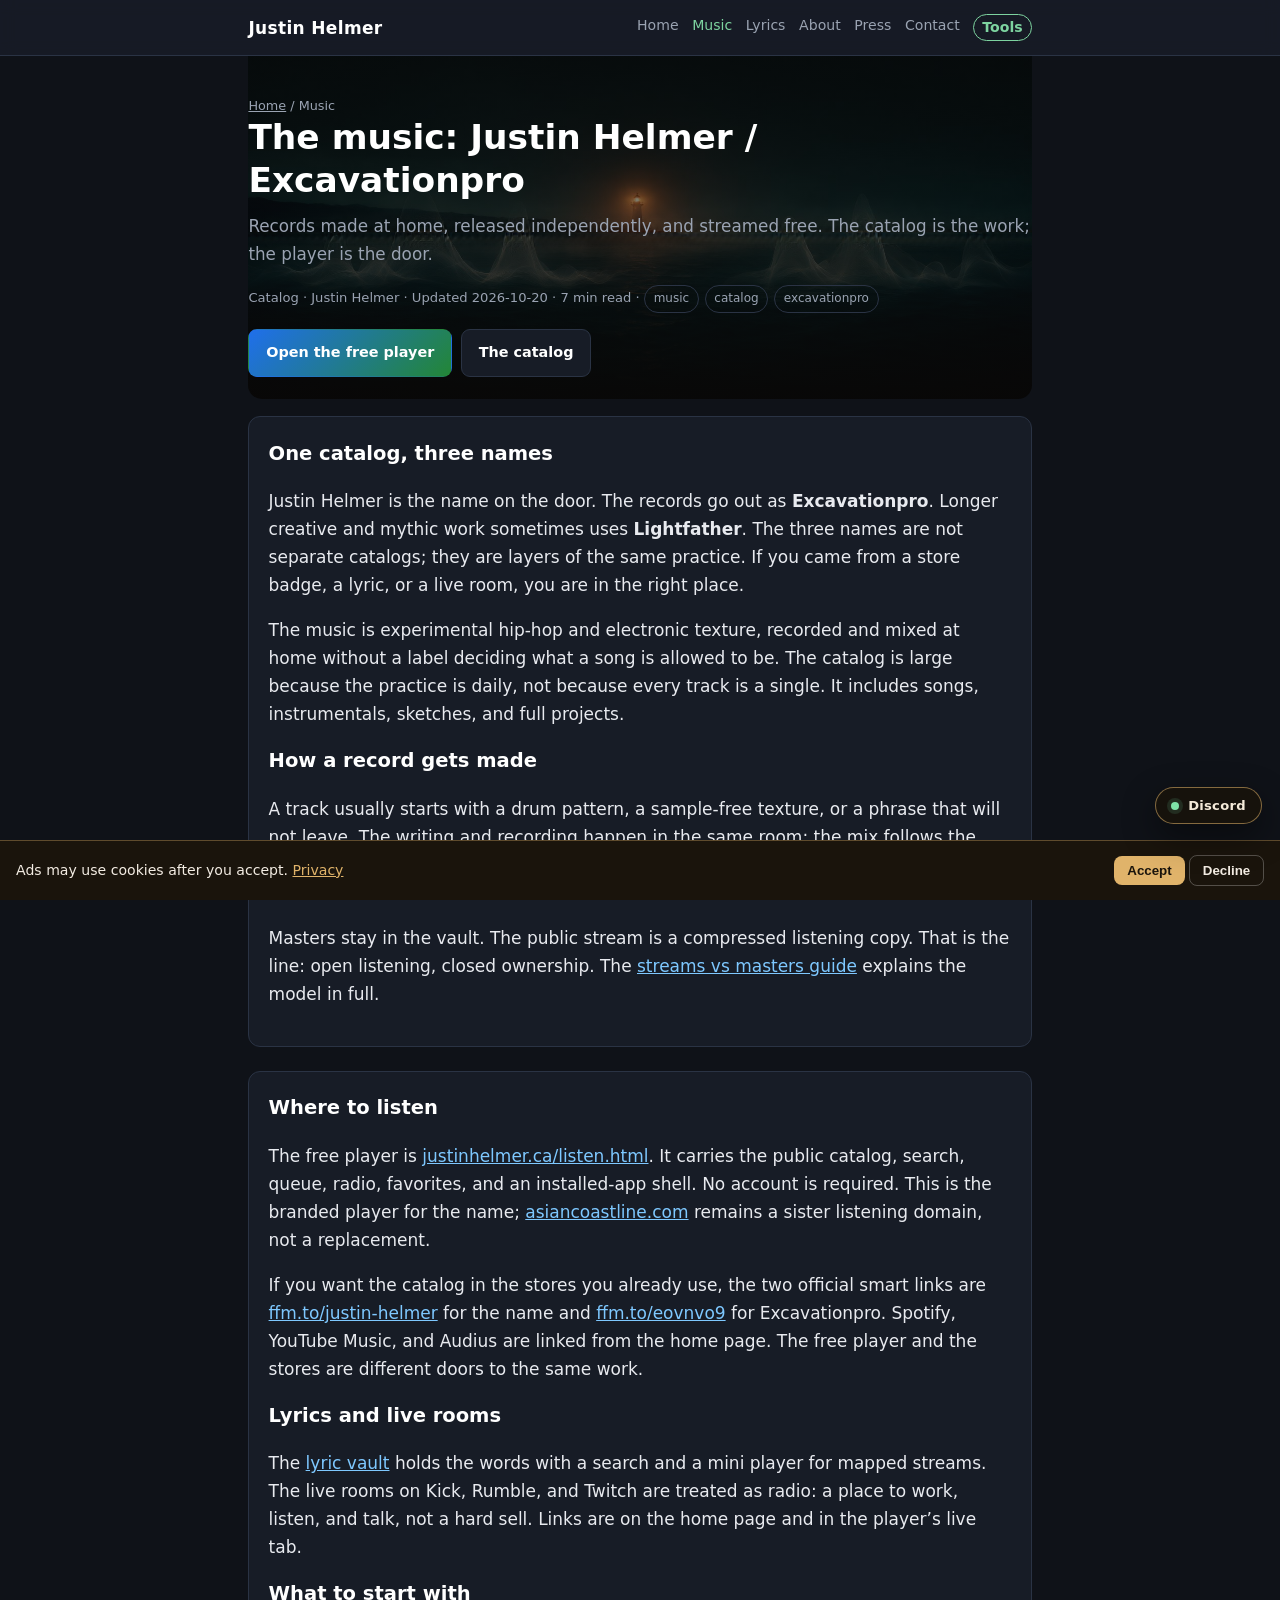
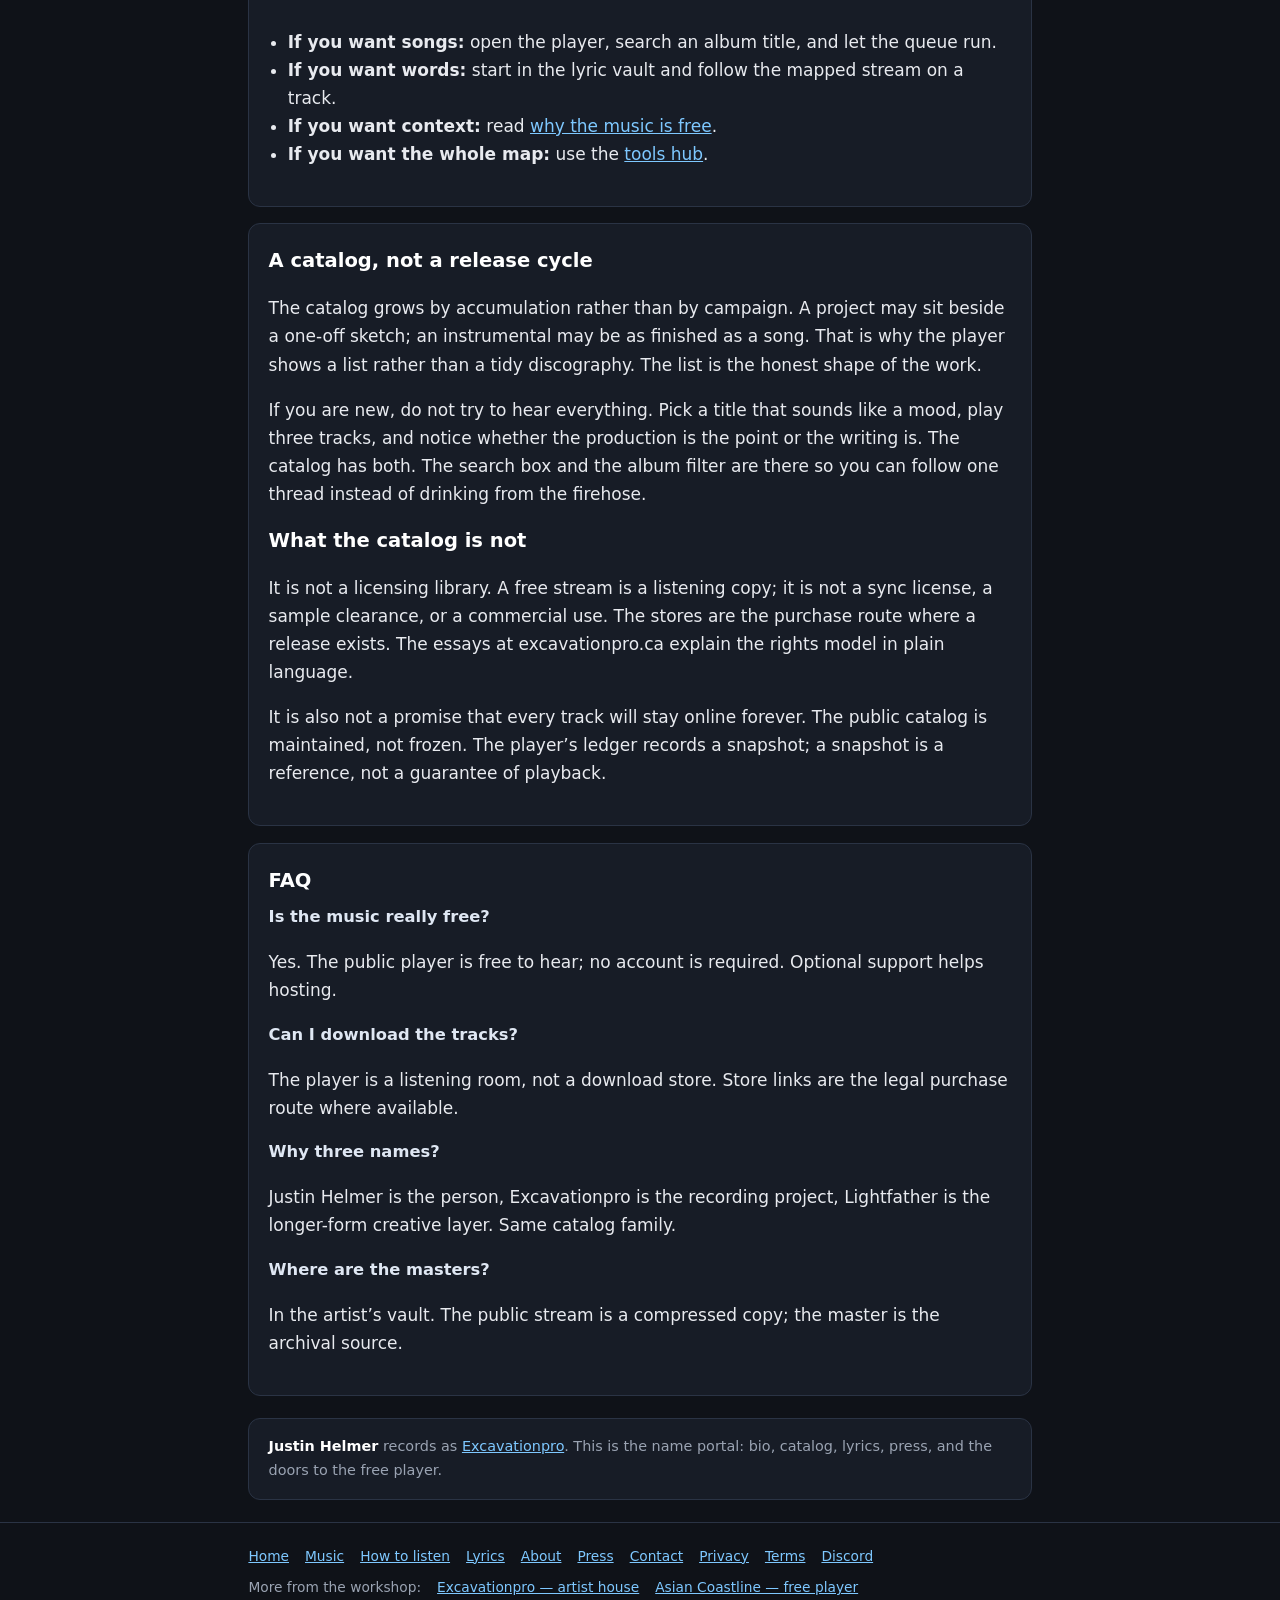
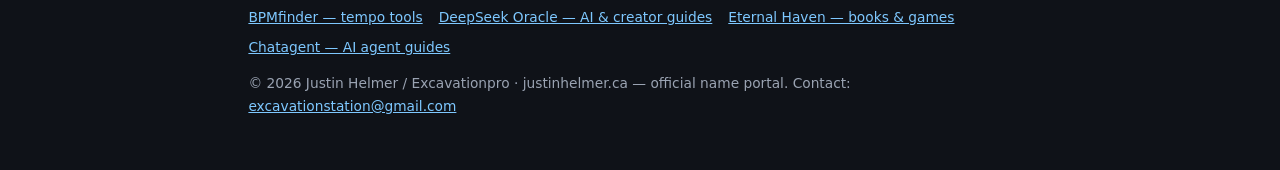
<file: music.html>
<!DOCTYPE html>
<html lang="en" data-cookie-key="justinhelmer_cookies">
<head>
<meta charset="UTF-8">
<meta name="viewport" content="width=device-width, initial-scale=1.0">
<title>Music — Justin Helmer / Excavationpro Catalog</title>
<meta name="description" content="The Justin Helmer / Excavationpro catalog: how the records are made, where to listen free, store links, lyrics, live rooms, and the master/stream line.">
<meta name="author" content="Justin Helmer / Excavationpro">
<meta name="robots" content="index, follow, max-image-preview:large, max-snippet:-1">
<link rel="canonical" href="https://justinhelmer.ca/music.html">
<link rel="icon" href="/assets/favicon.svg" type="image/svg+xml">
<link rel="apple-touch-icon" href="/assets/apple-touch-icon.png" sizes="180x180">
<link rel="preconnect" href="https://fonts.googleapis.com">
<link rel="preconnect" href="https://fonts.gstatic.com" crossorigin>
<link href="https://fonts.googleapis.com/css2?family=Cormorant+Garamond:ital,wght@0,500;1,500&family=IBM+Plex+Mono:wght@400&family=Syne:wght@500;700;800&display=swap" rel="stylesheet">
<link rel="stylesheet" href="/assets/site-kit.css">
<link rel="stylesheet" href="/assets/article.css">
<meta name="google-adsense-account" content="ca-pub-0646320966060599">
<script async src="https://pagead2.googlesyndication.com/pagead/js/adsbygoogle.js?client=ca-pub-0646320966060599" crossorigin="anonymous"></script>
<meta property="og:type" content="article">
<meta property="og:url" content="https://justinhelmer.ca/music.html">
<meta property="og:title" content="Music — Justin Helmer / Excavationpro Catalog">
<meta property="og:description" content="The Justin Helmer / Excavationpro catalog: how the records are made, where to listen free, store links, lyrics, live rooms, and the master/stream line.">
<meta property="og:site_name" content="justinhelmer.ca">
<meta property="og:image" content="https://justinhelmer.ca/assets/og-home.jpg">
<meta property="og:image:width" content="1200">
<meta property="og:image:height" content="630">
<meta property="og:image:type" content="image/jpeg">
<meta property="og:image:alt" content="Justin Helmer — music, lyrics, live rooms">
<meta name="twitter:card" content="summary_large_image">
<meta name="twitter:site" content="@Excavationpro">
<meta name="twitter:creator" content="@Excavationpro">
<meta name="twitter:title" content="Music — Justin Helmer / Excavationpro Catalog">
<meta name="twitter:description" content="The Justin Helmer / Excavationpro catalog: how the records are made, where to listen free, store links, lyrics, live rooms, and the master/stream line.">
<meta name="twitter:image" content="https://justinhelmer.ca/assets/og-home.jpg">
<meta name="twitter:image:alt" content="Justin Helmer — music, lyrics, live rooms">
<meta name="theme-color" content="#0f1218">
<script type="application/ld+json">{"@context": "https://schema.org", "@graph": [{"@type": "WebSite", "@id": "https://justinhelmer.ca/#website", "url": "https://justinhelmer.ca/", "name": "Justin Helmer", "publisher": {"@id": "https://justinhelmer.ca/#person"}}, {"@type": "Person", "@id": "https://justinhelmer.ca/#person", "name": "Justin Helmer", "alternateName": ["Excavationpro", "Lightfather"], "url": "https://justinhelmer.ca/", "sameAs": ["https://excavationpro.ca/", "https://asiancoastline.com/", "https://x.com/Excavationpro", "https://bsky.app/profile/excavationpro.bsky.social"]}, {"@type": "MusicGroup", "@id": "https://justinhelmer.ca/#musicgroup", "name": "Excavationpro", "alternateName": "Justin Helmer", "url": "https://justinhelmer.ca/"}, {"@type": "CollectionPage", "@id": "https://justinhelmer.ca/music.html#page", "url": "https://justinhelmer.ca/music.html", "name": "The music: Justin Helmer / Excavationpro", "description": "The Justin Helmer / Excavationpro catalog: how the records are made, where to listen free, store links, lyrics, live rooms, and the master/stream line.", "isPartOf": {"@id": "https://justinhelmer.ca/#website"}}, {"@type": "FAQPage", "mainEntity": [{"@type": "Question", "name": "Is the music really free?", "acceptedAnswer": {"@type": "Answer", "text": "The public player is free to hear; optional support helps hosting."}}, {"@type": "Question", "name": "Can I download the tracks?", "acceptedAnswer": {"@type": "Answer", "text": "The player is a listening room; store links are the purchase route where available."}}, {"@type": "Question", "name": "Why three names?", "acceptedAnswer": {"@type": "Answer", "text": "Justin Helmer is the person, Excavationpro the recording project, Lightfather the longer-form layer."}}, {"@type": "Question", "name": "Where are the masters?", "acceptedAnswer": {"@type": "Answer", "text": "In the artist vault; the public stream is a compressed copy."}}]}, {"@type": "BreadcrumbList", "itemListElement": [{"@type": "ListItem", "position": 1, "name": "Home", "item": "https://justinhelmer.ca/"}, {"@type": "ListItem", "position": 2, "name": "The music: Justin Helmer / Excavationpro", "item": "https://justinhelmer.ca/music.html"}]}]}</script>
</head>
<body>
<header class="site">
  <div class="wrap nav">
    <a class="brand" href="/">Justin Helmer</a>
    <nav class="navlinks" aria-label="Primary">
      <a href="/">Home</a>
      <a href="/music.html" aria-current="page">Music</a>
      <a href="/lyrics/">Lyrics</a>
      <a href="/about.html">About</a>
      <a href="/press.html">Press</a>
      <a href="/contact.html">Contact</a>
      <a href="https://bpmfinder.ca/tools.html" class="nav-tools">Tools</a>
    </nav>
  </div>
</header>

<div class="wrap">
<section class="hero">
  <p class="breadcrumb"><a href="/">Home</a> / Music</p>
  <h1>The music: Justin Helmer / Excavationpro</h1>
  <p class="lead">Records made at home, released independently, and streamed free. The catalog is the work; the player is the door.</p>
  <p class="article-meta">Catalog &middot; Justin Helmer &middot; <time datetime="2026-10-20">Updated 2026-10-20</time> &middot; 7 min read &middot; <span class="tag">music</span><span class="tag">catalog</span><span class="tag">excavationpro</span></p>
  <div class="cta-row">
    <a class="btn primary" href="/listen.html">Open the free player</a>
    <a class="btn" href="/music.html">The catalog</a>
  </div>
</section>
<main>

<article class="card">
  <h2>One catalog, three names</h2>
  <p>Justin Helmer is the name on the door. The records go out as <strong>Excavationpro</strong>. Longer creative and mythic work sometimes uses <strong>Lightfather</strong>. The three names are not separate catalogs; they are layers of the same practice. If you came from a store badge, a lyric, or a live room, you are in the right place.</p>
  <p>The music is experimental hip-hop and electronic texture, recorded and mixed at home without a label deciding what a song is allowed to be. The catalog is large because the practice is daily, not because every track is a single. It includes songs, instrumentals, sketches, and full projects.</p>
  <h2>How a record gets made</h2>
  <p>A track usually starts with a drum pattern, a sample-free texture, or a phrase that will not leave. The writing and recording happen in the same room; the mix follows the arrangement rather than sanding it into a format. Some pieces are built to be songs, some are built to be listened to as texture. The distinction is intentional.</p>
  <p>Masters stay in the vault. The public stream is a compressed listening copy. That is the line: open listening, closed ownership. The <a href="https://asiancoastline.com/why-free-streams.html">streams vs masters guide</a> explains the model in full.</p>
</article>
<div class="ad-slot" aria-label="Advertisement">
  <div class="ad-label">Advertisement</div>
  <ins class="adsbygoogle" style="display:block" data-ad-client="ca-pub-0646320966060599" data-ad-format="auto" data-full-width-responsive="true"></ins>
  <script>(adsbygoogle = window.adsbygoogle || []).push({});</script>
</div>
<article class="card">
  <h2>Where to listen</h2>
  <p>The free player is <a href="/listen.html">justinhelmer.ca/listen.html</a>. It carries the public catalog, search, queue, radio, favorites, and an installed-app shell. No account is required. This is the branded player for the name; <a href="https://asiancoastline.com/">asiancoastline.com</a> remains a sister listening domain, not a replacement.</p>
  <p>If you want the catalog in the stores you already use, the two official smart links are <a href="https://ffm.to/justin-helmer">ffm.to/justin-helmer</a> for the name and <a href="https://ffm.to/eovnvo9">ffm.to/eovnvo9</a> for Excavationpro. Spotify, YouTube Music, and Audius are linked from the home page. The free player and the stores are different doors to the same work.</p>
  <h2>Lyrics and live rooms</h2>
  <p>The <a href="/lyrics/">lyric vault</a> holds the words with a search and a mini player for mapped streams. The live rooms on Kick, Rumble, and Twitch are treated as radio: a place to work, listen, and talk, not a hard sell. Links are on the home page and in the player&rsquo;s live tab.</p>
  <h2>What to start with</h2>
  <ul>
    <li><strong>If you want songs:</strong> open the player, search an album title, and let the queue run.</li>
    <li><strong>If you want words:</strong> start in the lyric vault and follow the mapped stream on a track.</li>
    <li><strong>If you want context:</strong> read <a href="https://excavationpro.ca/articles/why-i-give-the-music-away.html">why the music is free</a>.</li>
    <li><strong>If you want the whole map:</strong> use the <a href="https://bpmfinder.ca/tools.html">tools hub</a>.</li>
  </ul>
</article>

<article class="card">
  <h2>A catalog, not a release cycle</h2>
  <p>The catalog grows by accumulation rather than by campaign. A project may sit beside a one-off sketch; an instrumental may be as finished as a song. That is why the player shows a list rather than a tidy discography. The list is the honest shape of the work.</p>
  <p>If you are new, do not try to hear everything. Pick a title that sounds like a mood, play three tracks, and notice whether the production is the point or the writing is. The catalog has both. The search box and the album filter are there so you can follow one thread instead of drinking from the firehose.</p>
  <h2>What the catalog is not</h2>
  <p>It is not a licensing library. A free stream is a listening copy; it is not a sync license, a sample clearance, or a commercial use. The stores are the purchase route where a release exists. The essays at excavationpro.ca explain the rights model in plain language.</p>
  <p>It is also not a promise that every track will stay online forever. The public catalog is maintained, not frozen. The player&rsquo;s ledger records a snapshot; a snapshot is a reference, not a guarantee of playback.</p>
</article>

<article class="card faq">
  <h2>FAQ</h2>
  <h3>Is the music really free?</h3>
  <p>Yes. The public player is free to hear; no account is required. Optional support helps hosting.</p>
  <h3>Can I download the tracks?</h3>
  <p>The player is a listening room, not a download store. Store links are the legal purchase route where available.</p>
  <h3>Why three names?</h3>
  <p>Justin Helmer is the person, Excavationpro is the recording project, Lightfather is the longer-form creative layer. Same catalog family.</p>
  <h3>Where are the masters?</h3>
  <p>In the artist&rsquo;s vault. The public stream is a compressed copy; the master is the archival source.</p>
</article>
<div class="author-box">
  <strong>Justin Helmer</strong> records as <a href="https://excavationpro.ca/">Excavationpro</a>.
  This is the name portal: bio, catalog, lyrics, press, and the doors to the free player.
</div>

</main>
</div>
<footer class="site">
  <div class="wrap">
    <nav aria-label="Footer">
      <a href="/">Home</a>
      <a href="/music.html">Music</a>
      <a href="/listen.html">How to listen</a>
      <a href="/lyrics/">Lyrics</a>
      <a href="/about.html">About</a>
      <a href="/press.html">Press</a>
      <a href="/contact.html">Contact</a>
      <a href="/privacy.html">Privacy</a>
      <a href="/terms.html">Terms</a>
    </nav>
    <p class="family">
      <span>More from the workshop:</span>
      <a href="https://excavationpro.ca/">Excavationpro &mdash; artist house</a>
      <a href="https://asiancoastline.com/">Asian Coastline &mdash; free player</a>
      <a href="https://bpmfinder.ca/">BPMfinder &mdash; tempo tools</a>
      <a href="https://deepseekoracle.com/">DeepSeek Oracle &mdash; AI &amp; creator guides</a>
      <a href="https://eternalhaven.ca/">Eternal Haven &mdash; books &amp; games</a>
      <a href="https://chatagent.ca/">Chatagent &mdash; AI agent guides</a>
    </p>
    <p>&copy; 2026 Justin Helmer / Excavationpro &middot; justinhelmer.ca &mdash; official name portal.
    Contact: <a href="mailto:excavationstation@gmail.com">excavationstation@gmail.com</a></p>
  </div>
</footer>
<div class="cookie-banner" id="cookieBanner" role="dialog" aria-label="Cookie consent">
  <div>Ads may use cookies after you accept. <a href="/privacy.html">Privacy</a></div>
  <div>
    <button type="button" class="ok" id="cookieOk">Accept</button>
    <button type="button" class="no" id="cookieNo">Decline</button>
  </div>
</div>
<script src="/assets/site-kit.js"></script>
</body>
</html>
</file>
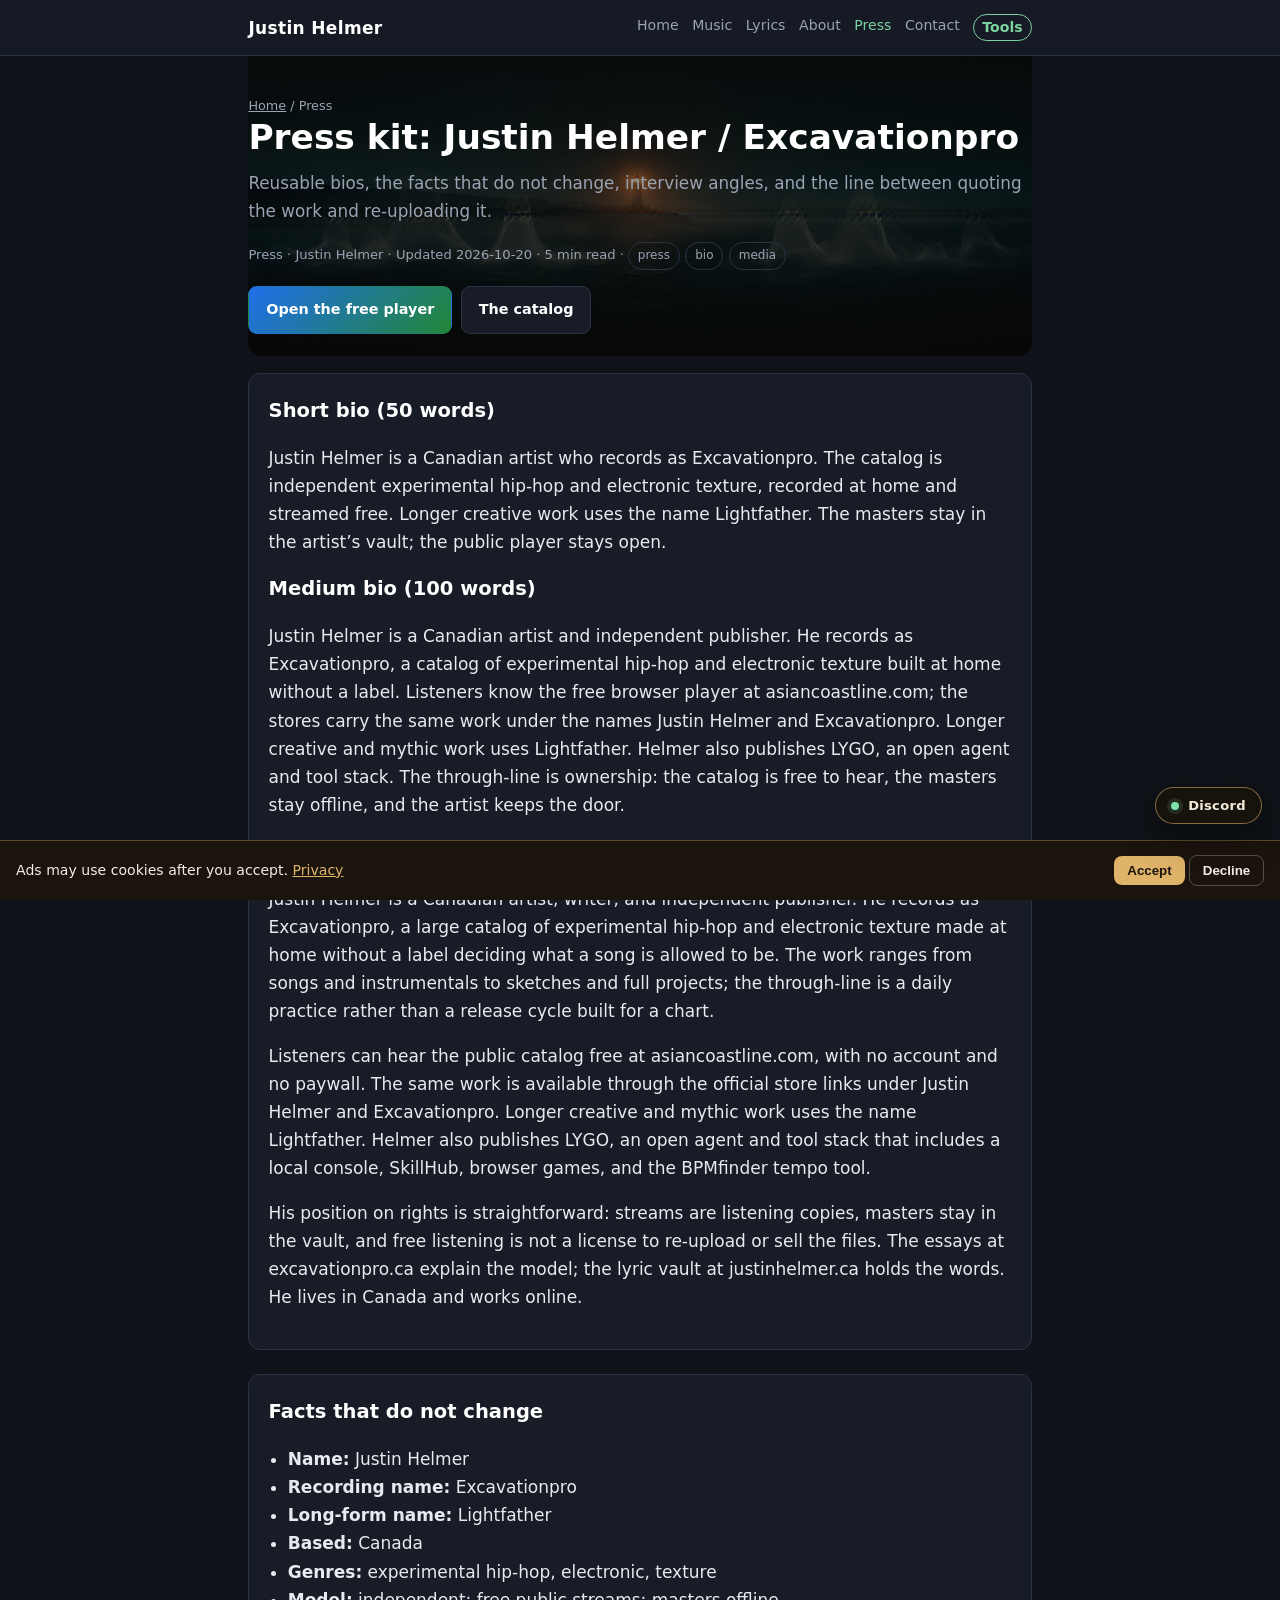
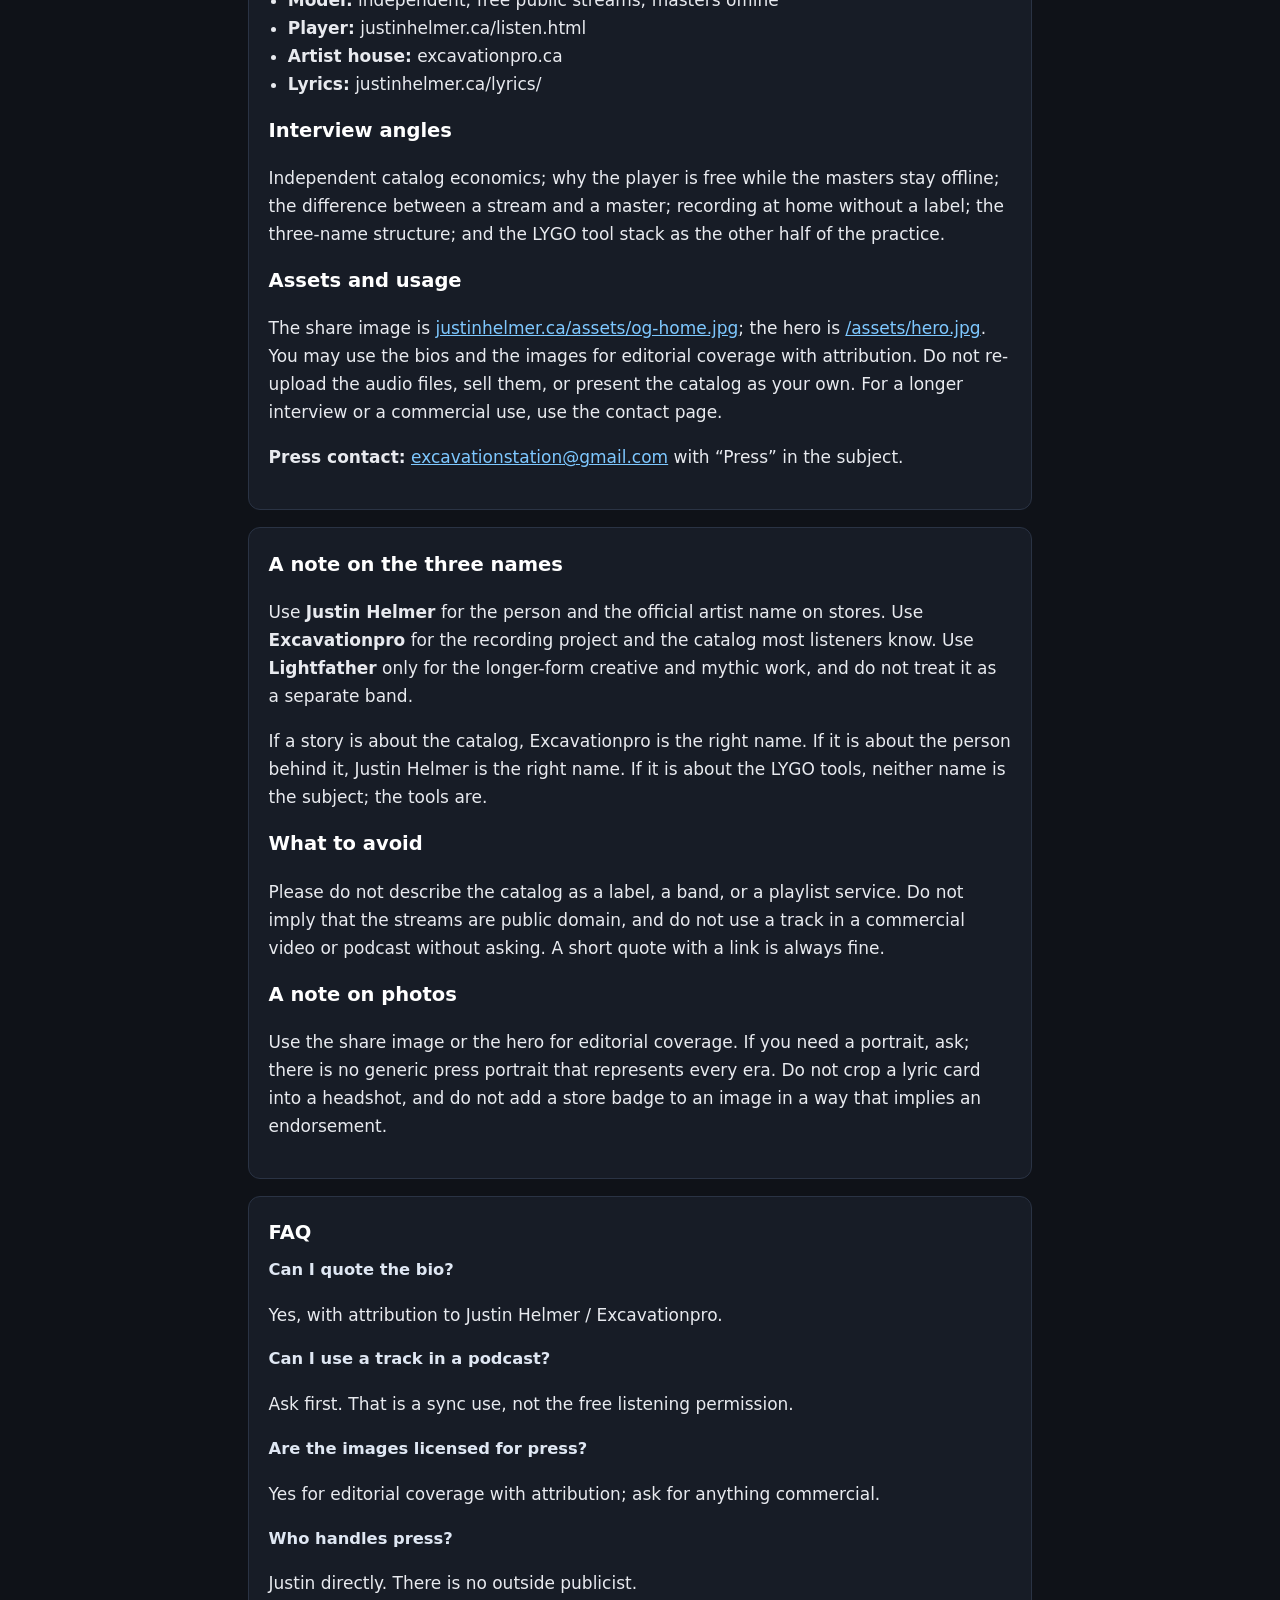
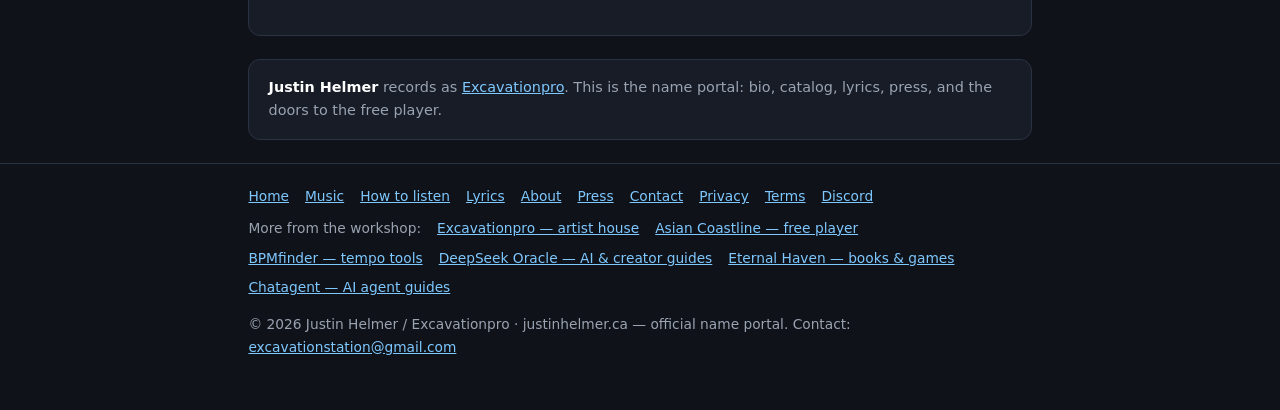
<file: press.html>
<!DOCTYPE html>
<html lang="en" data-cookie-key="justinhelmer_cookies">
<head>
<meta charset="UTF-8">
<meta name="viewport" content="width=device-width, initial-scale=1.0">
<title>Press Kit — Justin Helmer / Excavationpro</title>
<meta name="description" content="Short and long bios, reusable facts, interview topics, images, and press contact for Justin Helmer / Excavationpro.">
<meta name="author" content="Justin Helmer / Excavationpro">
<meta name="robots" content="index, follow, max-image-preview:large, max-snippet:-1">
<link rel="canonical" href="https://justinhelmer.ca/press.html">
<link rel="icon" href="/assets/favicon.svg" type="image/svg+xml">
<link rel="apple-touch-icon" href="/assets/apple-touch-icon.png" sizes="180x180">
<link rel="preconnect" href="https://fonts.googleapis.com">
<link rel="preconnect" href="https://fonts.gstatic.com" crossorigin>
<link href="https://fonts.googleapis.com/css2?family=Cormorant+Garamond:ital,wght@0,500;1,500&family=IBM+Plex+Mono:wght@400&family=Syne:wght@500;700;800&display=swap" rel="stylesheet">
<link rel="stylesheet" href="/assets/site-kit.css">
<link rel="stylesheet" href="/assets/article.css">
<meta name="google-adsense-account" content="ca-pub-0646320966060599">
<script async src="https://pagead2.googlesyndication.com/pagead/js/adsbygoogle.js?client=ca-pub-0646320966060599" crossorigin="anonymous"></script>
<meta property="og:type" content="article">
<meta property="og:url" content="https://justinhelmer.ca/press.html">
<meta property="og:title" content="Press Kit — Justin Helmer / Excavationpro">
<meta property="og:description" content="Short and long bios, reusable facts, interview topics, images, and press contact for Justin Helmer / Excavationpro.">
<meta property="og:site_name" content="justinhelmer.ca">
<meta property="og:image" content="https://justinhelmer.ca/assets/og-home.jpg">
<meta property="og:image:width" content="1200">
<meta property="og:image:height" content="630">
<meta property="og:image:type" content="image/jpeg">
<meta property="og:image:alt" content="Justin Helmer — music, lyrics, live rooms">
<meta name="twitter:card" content="summary_large_image">
<meta name="twitter:site" content="@Excavationpro">
<meta name="twitter:creator" content="@Excavationpro">
<meta name="twitter:title" content="Press Kit — Justin Helmer / Excavationpro">
<meta name="twitter:description" content="Short and long bios, reusable facts, interview topics, images, and press contact for Justin Helmer / Excavationpro.">
<meta name="twitter:image" content="https://justinhelmer.ca/assets/og-home.jpg">
<meta name="twitter:image:alt" content="Justin Helmer — music, lyrics, live rooms">
<meta name="theme-color" content="#0f1218">
<script type="application/ld+json">{"@context": "https://schema.org", "@graph": [{"@type": "WebSite", "@id": "https://justinhelmer.ca/#website", "url": "https://justinhelmer.ca/", "name": "Justin Helmer", "publisher": {"@id": "https://justinhelmer.ca/#person"}}, {"@type": "Person", "@id": "https://justinhelmer.ca/#person", "name": "Justin Helmer", "alternateName": ["Excavationpro", "Lightfather"], "url": "https://justinhelmer.ca/", "sameAs": ["https://excavationpro.ca/", "https://asiancoastline.com/", "https://x.com/Excavationpro", "https://bsky.app/profile/excavationpro.bsky.social"]}, {"@type": "MusicGroup", "@id": "https://justinhelmer.ca/#musicgroup", "name": "Excavationpro", "alternateName": "Justin Helmer", "url": "https://justinhelmer.ca/"}, {"@type": "Article", "@id": "https://justinhelmer.ca/press.html#article", "headline": "Press kit: Justin Helmer / Excavationpro", "description": "Short and long bios, reusable facts, interview topics, images, and press contact for Justin Helmer / Excavationpro.", "url": "https://justinhelmer.ca/press.html", "author": {"@type": "Person", "name": "Justin Helmer"}, "publisher": {"@id": "https://justinhelmer.ca/#person"}, "datePublished": "2026-10-20", "dateModified": "2026-10-20"}, {"@type": "FAQPage", "mainEntity": [{"@type": "Question", "name": "Can I quote the bio?", "acceptedAnswer": {"@type": "Answer", "text": "Yes, with attribution to Justin Helmer / Excavationpro."}}, {"@type": "Question", "name": "Can I use a track in a podcast?", "acceptedAnswer": {"@type": "Answer", "text": "Ask first; that is a sync use, not free listening."}}, {"@type": "Question", "name": "Are the images licensed for press?", "acceptedAnswer": {"@type": "Answer", "text": "Yes for editorial coverage with attribution; ask for commercial use."}}, {"@type": "Question", "name": "Who handles press?", "acceptedAnswer": {"@type": "Answer", "text": "Justin directly; there is no outside publicist."}}]}, {"@type": "BreadcrumbList", "itemListElement": [{"@type": "ListItem", "position": 1, "name": "Home", "item": "https://justinhelmer.ca/"}, {"@type": "ListItem", "position": 2, "name": "Press kit: Justin Helmer / Excavationpro", "item": "https://justinhelmer.ca/press.html"}]}]}</script>
</head>
<body>
<header class="site">
  <div class="wrap nav">
    <a class="brand" href="/">Justin Helmer</a>
    <nav class="navlinks" aria-label="Primary">
      <a href="/">Home</a>
      <a href="/music.html">Music</a>
      <a href="/lyrics/">Lyrics</a>
      <a href="/about.html">About</a>
      <a href="/press.html" aria-current="page">Press</a>
      <a href="/contact.html">Contact</a>
      <a href="https://bpmfinder.ca/tools.html" class="nav-tools">Tools</a>
    </nav>
  </div>
</header>

<div class="wrap">
<section class="hero">
  <p class="breadcrumb"><a href="/">Home</a> / Press</p>
  <h1>Press kit: Justin Helmer / Excavationpro</h1>
  <p class="lead">Reusable bios, the facts that do not change, interview angles, and the line between quoting the work and re-uploading it.</p>
  <p class="article-meta">Press &middot; Justin Helmer &middot; <time datetime="2026-10-20">Updated 2026-10-20</time> &middot; 5 min read &middot; <span class="tag">press</span><span class="tag">bio</span><span class="tag">media</span></p>
  <div class="cta-row">
    <a class="btn primary" href="/listen.html">Open the free player</a>
    <a class="btn" href="/music.html">The catalog</a>
  </div>
</section>
<main>

<article class="card">
  <h2>Short bio (50 words)</h2>
  <p>Justin Helmer is a Canadian artist who records as Excavationpro. The catalog is independent experimental hip-hop and electronic texture, recorded at home and streamed free. Longer creative work uses the name Lightfather. The masters stay in the artist&rsquo;s vault; the public player stays open.</p>
  <h2>Medium bio (100 words)</h2>
  <p>Justin Helmer is a Canadian artist and independent publisher. He records as Excavationpro, a catalog of experimental hip-hop and electronic texture built at home without a label. Listeners know the free browser player at asiancoastline.com; the stores carry the same work under the names Justin Helmer and Excavationpro. Longer creative and mythic work uses Lightfather. Helmer also publishes LYGO, an open agent and tool stack. The through-line is ownership: the catalog is free to hear, the masters stay offline, and the artist keeps the door.</p>
  <h2>Long bio (200 words)</h2>
  <p>Justin Helmer is a Canadian artist, writer, and independent publisher. He records as Excavationpro, a large catalog of experimental hip-hop and electronic texture made at home without a label deciding what a song is allowed to be. The work ranges from songs and instrumentals to sketches and full projects; the through-line is a daily practice rather than a release cycle built for a chart.</p>
  <p>Listeners can hear the public catalog free at asiancoastline.com, with no account and no paywall. The same work is available through the official store links under Justin Helmer and Excavationpro. Longer creative and mythic work uses the name Lightfather. Helmer also publishes LYGO, an open agent and tool stack that includes a local console, SkillHub, browser games, and the BPMfinder tempo tool.</p>
  <p>His position on rights is straightforward: streams are listening copies, masters stay in the vault, and free listening is not a license to re-upload or sell the files. The essays at excavationpro.ca explain the model; the lyric vault at justinhelmer.ca holds the words. He lives in Canada and works online.</p>
</article>
<div class="ad-slot" aria-label="Advertisement">
  <div class="ad-label">Advertisement</div>
  <ins class="adsbygoogle" style="display:block" data-ad-client="ca-pub-0646320966060599" data-ad-format="auto" data-full-width-responsive="true"></ins>
  <script>(adsbygoogle = window.adsbygoogle || []).push({});</script>
</div>
<article class="card">
  <h2>Facts that do not change</h2>
  <ul>
    <li><strong>Name:</strong> Justin Helmer</li>
    <li><strong>Recording name:</strong> Excavationpro</li>
    <li><strong>Long-form name:</strong> Lightfather</li>
    <li><strong>Based:</strong> Canada</li>
    <li><strong>Genres:</strong> experimental hip-hop, electronic, texture</li>
    <li><strong>Model:</strong> independent; free public streams; masters offline</li>
    <li><strong>Player:</strong> justinhelmer.ca/listen.html</li>
    <li><strong>Artist house:</strong> excavationpro.ca</li>
    <li><strong>Lyrics:</strong> justinhelmer.ca/lyrics/</li>
  </ul>
  <h2>Interview angles</h2>
  <p>Independent catalog economics; why the player is free while the masters stay offline; the difference between a stream and a master; recording at home without a label; the three-name structure; and the LYGO tool stack as the other half of the practice.</p>
  <h2>Assets and usage</h2>
  <p>The share image is <a href="https://justinhelmer.ca/assets/og-home.jpg">justinhelmer.ca/assets/og-home.jpg</a>; the hero is <a href="https://justinhelmer.ca/assets/hero.jpg">/assets/hero.jpg</a>. You may use the bios and the images for editorial coverage with attribution. Do not re-upload the audio files, sell them, or present the catalog as your own. For a longer interview or a commercial use, use the contact page.</p>
  <p><strong>Press contact:</strong> <a href="mailto:excavationstation@gmail.com?subject=Justin%20Helmer%20press">excavationstation@gmail.com</a> with &ldquo;Press&rdquo; in the subject.</p>
</article>

<article class="card">
  <h2>A note on the three names</h2>
  <p>Use <strong>Justin Helmer</strong> for the person and the official artist name on stores. Use <strong>Excavationpro</strong> for the recording project and the catalog most listeners know. Use <strong>Lightfather</strong> only for the longer-form creative and mythic work, and do not treat it as a separate band.</p>
  <p>If a story is about the catalog, Excavationpro is the right name. If it is about the person behind it, Justin Helmer is the right name. If it is about the LYGO tools, neither name is the subject; the tools are.</p>
  <h2>What to avoid</h2>
  <p>Please do not describe the catalog as a label, a band, or a playlist service. Do not imply that the streams are public domain, and do not use a track in a commercial video or podcast without asking. A short quote with a link is always fine.</p>
  <h2>A note on photos</h2>
  <p>Use the share image or the hero for editorial coverage. If you need a portrait, ask; there is no generic press portrait that represents every era. Do not crop a lyric card into a headshot, and do not add a store badge to an image in a way that implies an endorsement.</p>
</article>

<article class="card faq">
  <h2>FAQ</h2>
  <h3>Can I quote the bio?</h3>
  <p>Yes, with attribution to Justin Helmer / Excavationpro.</p>
  <h3>Can I use a track in a podcast?</h3>
  <p>Ask first. That is a sync use, not the free listening permission.</p>
  <h3>Are the images licensed for press?</h3>
  <p>Yes for editorial coverage with attribution; ask for anything commercial.</p>
  <h3>Who handles press?</h3>
  <p>Justin directly. There is no outside publicist.</p>
</article>
<div class="author-box">
  <strong>Justin Helmer</strong> records as <a href="https://excavationpro.ca/">Excavationpro</a>.
  This is the name portal: bio, catalog, lyrics, press, and the doors to the free player.
</div>

</main>
</div>
<footer class="site">
  <div class="wrap">
    <nav aria-label="Footer">
      <a href="/">Home</a>
      <a href="/music.html">Music</a>
      <a href="/listen.html">How to listen</a>
      <a href="/lyrics/">Lyrics</a>
      <a href="/about.html">About</a>
      <a href="/press.html">Press</a>
      <a href="/contact.html">Contact</a>
      <a href="/privacy.html">Privacy</a>
      <a href="/terms.html">Terms</a>
    </nav>
    <p class="family">
      <span>More from the workshop:</span>
      <a href="https://excavationpro.ca/">Excavationpro &mdash; artist house</a>
      <a href="https://asiancoastline.com/">Asian Coastline &mdash; free player</a>
      <a href="https://bpmfinder.ca/">BPMfinder &mdash; tempo tools</a>
      <a href="https://deepseekoracle.com/">DeepSeek Oracle &mdash; AI &amp; creator guides</a>
      <a href="https://eternalhaven.ca/">Eternal Haven &mdash; books &amp; games</a>
      <a href="https://chatagent.ca/">Chatagent &mdash; AI agent guides</a>
    </p>
    <p>&copy; 2026 Justin Helmer / Excavationpro &middot; justinhelmer.ca &mdash; official name portal.
    Contact: <a href="mailto:excavationstation@gmail.com">excavationstation@gmail.com</a></p>
  </div>
</footer>
<div class="cookie-banner" id="cookieBanner" role="dialog" aria-label="Cookie consent">
  <div>Ads may use cookies after you accept. <a href="/privacy.html">Privacy</a></div>
  <div>
    <button type="button" class="ok" id="cookieOk">Accept</button>
    <button type="button" class="no" id="cookieNo">Decline</button>
  </div>
</div>
<script src="/assets/site-kit.js"></script>
</body>
</html>
</file>
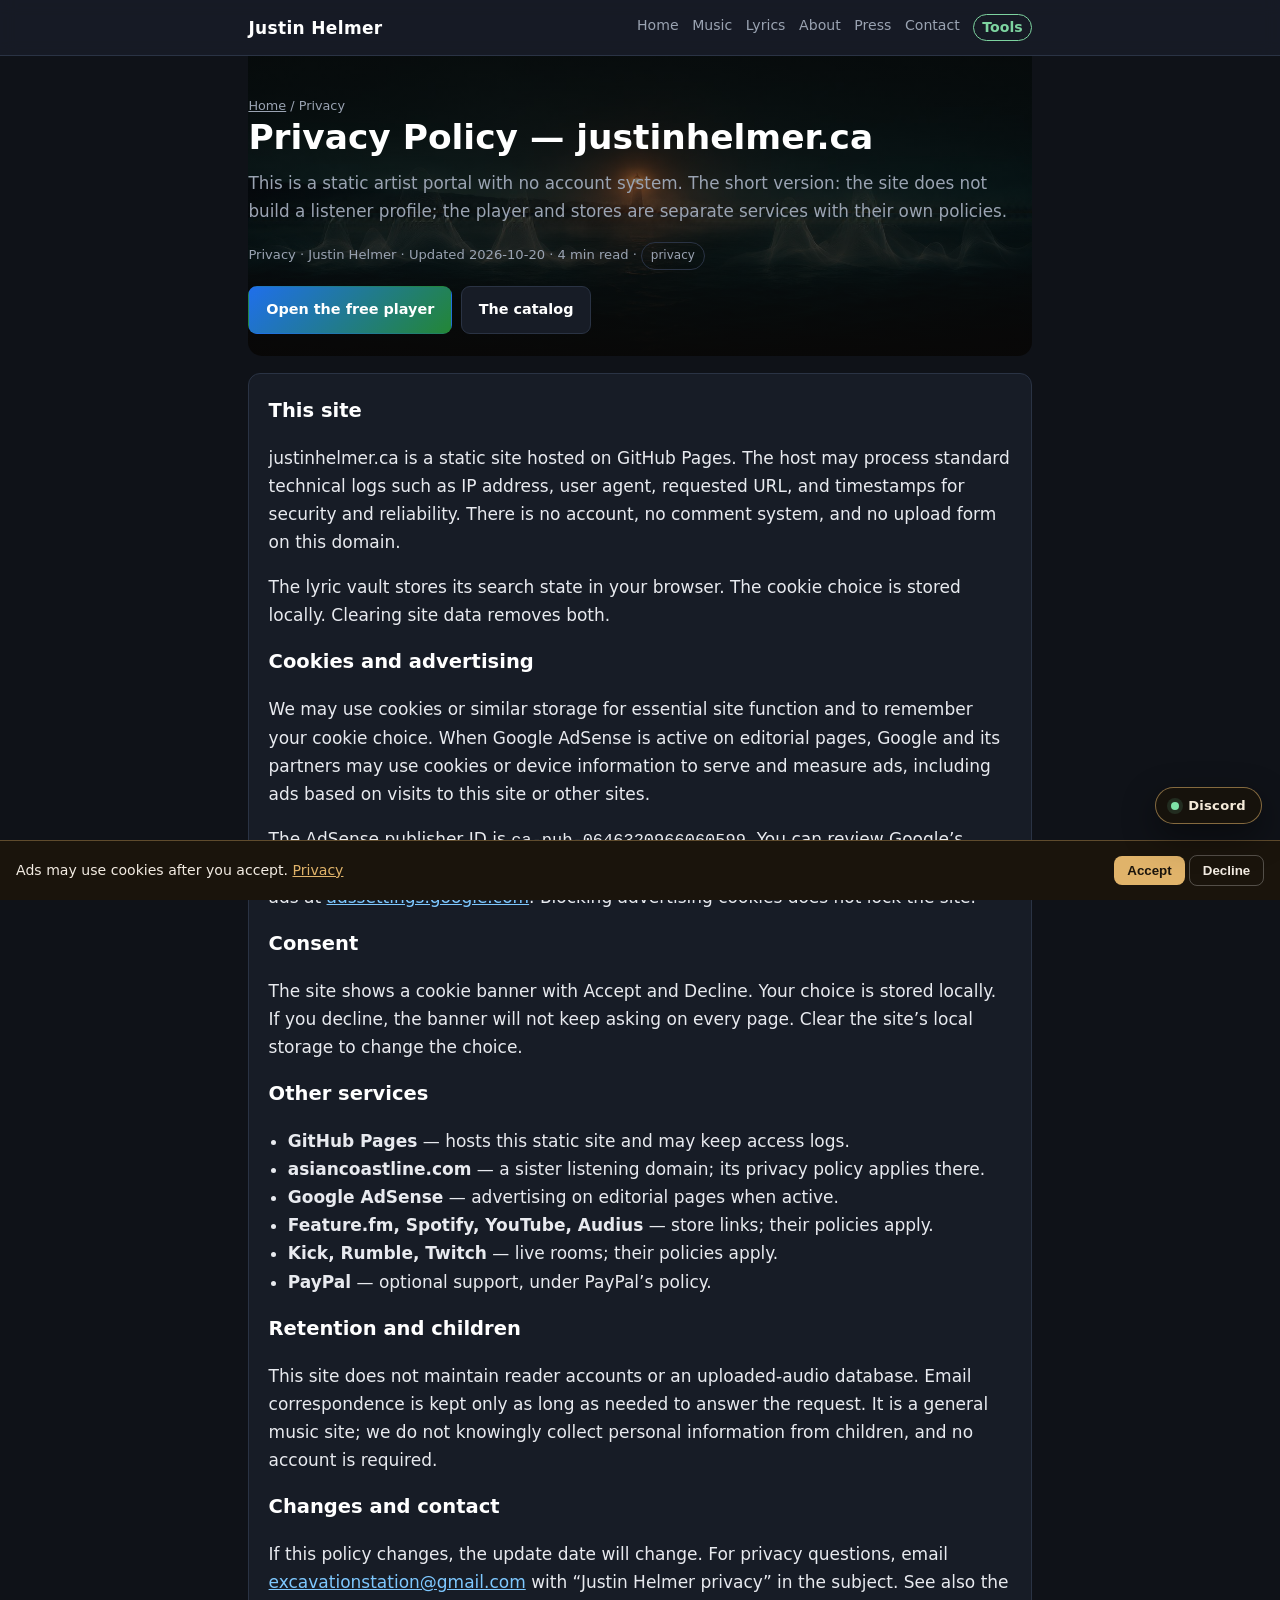
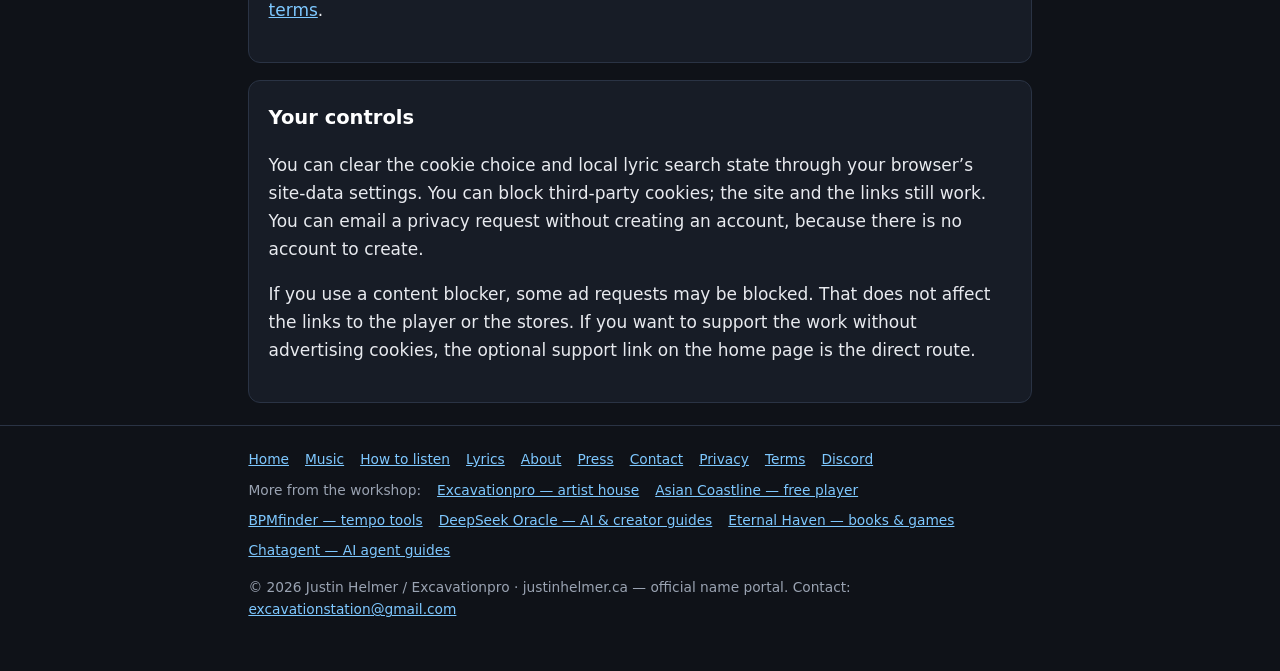
<file: privacy.html>
<!DOCTYPE html>
<html lang="en" data-cookie-key="justinhelmer_cookies">
<head>
<meta charset="UTF-8">
<meta name="viewport" content="width=device-width, initial-scale=1.0">
<title>Privacy Policy — Justin Helmer</title>
<meta name="description" content="How justinhelmer.ca handles logs, links to the player and stores, cookies, Google AdSense, consent, and privacy requests.">
<meta name="author" content="Justin Helmer / Excavationpro">
<meta name="robots" content="index, follow, max-image-preview:large, max-snippet:-1">
<link rel="canonical" href="https://justinhelmer.ca/privacy.html">
<link rel="icon" href="/assets/favicon.svg" type="image/svg+xml">
<link rel="apple-touch-icon" href="/assets/apple-touch-icon.png" sizes="180x180">
<link rel="preconnect" href="https://fonts.googleapis.com">
<link rel="preconnect" href="https://fonts.gstatic.com" crossorigin>
<link href="https://fonts.googleapis.com/css2?family=Cormorant+Garamond:ital,wght@0,500;1,500&family=IBM+Plex+Mono:wght@400&family=Syne:wght@500;700;800&display=swap" rel="stylesheet">
<link rel="stylesheet" href="/assets/site-kit.css">
<link rel="stylesheet" href="/assets/article.css">
<meta name="google-adsense-account" content="ca-pub-0646320966060599">
<script async src="https://pagead2.googlesyndication.com/pagead/js/adsbygoogle.js?client=ca-pub-0646320966060599" crossorigin="anonymous"></script>
<meta property="og:type" content="article">
<meta property="og:url" content="https://justinhelmer.ca/privacy.html">
<meta property="og:title" content="Privacy Policy — Justin Helmer">
<meta property="og:description" content="How justinhelmer.ca handles logs, links to the player and stores, cookies, Google AdSense, consent, and privacy requests.">
<meta property="og:site_name" content="justinhelmer.ca">
<meta property="og:image" content="https://justinhelmer.ca/assets/og-home.jpg">
<meta property="og:image:width" content="1200">
<meta property="og:image:height" content="630">
<meta property="og:image:type" content="image/jpeg">
<meta property="og:image:alt" content="Justin Helmer — music, lyrics, live rooms">
<meta name="twitter:card" content="summary_large_image">
<meta name="twitter:site" content="@Excavationpro">
<meta name="twitter:creator" content="@Excavationpro">
<meta name="twitter:title" content="Privacy Policy — Justin Helmer">
<meta name="twitter:description" content="How justinhelmer.ca handles logs, links to the player and stores, cookies, Google AdSense, consent, and privacy requests.">
<meta name="twitter:image" content="https://justinhelmer.ca/assets/og-home.jpg">
<meta name="twitter:image:alt" content="Justin Helmer — music, lyrics, live rooms">
<meta name="theme-color" content="#0f1218">
<script type="application/ld+json">{"@context": "https://schema.org", "@graph": [{"@type": "WebSite", "@id": "https://justinhelmer.ca/#website", "url": "https://justinhelmer.ca/", "name": "Justin Helmer", "publisher": {"@id": "https://justinhelmer.ca/#person"}}, {"@type": "Person", "@id": "https://justinhelmer.ca/#person", "name": "Justin Helmer", "alternateName": ["Excavationpro", "Lightfather"], "url": "https://justinhelmer.ca/", "sameAs": ["https://excavationpro.ca/", "https://asiancoastline.com/", "https://x.com/Excavationpro", "https://bsky.app/profile/excavationpro.bsky.social"]}, {"@type": "MusicGroup", "@id": "https://justinhelmer.ca/#musicgroup", "name": "Excavationpro", "alternateName": "Justin Helmer", "url": "https://justinhelmer.ca/"}, {"@type": "PrivacyPolicy", "@id": "https://justinhelmer.ca/privacy.html#page", "url": "https://justinhelmer.ca/privacy.html", "name": "Privacy Policy — justinhelmer.ca", "description": "How justinhelmer.ca handles logs, links to the player and stores, cookies, Google AdSense, consent, and privacy requests.", "isPartOf": {"@id": "https://justinhelmer.ca/#website"}}, {"@type": "BreadcrumbList", "itemListElement": [{"@type": "ListItem", "position": 1, "name": "Home", "item": "https://justinhelmer.ca/"}, {"@type": "ListItem", "position": 2, "name": "Privacy Policy — justinhelmer.ca", "item": "https://justinhelmer.ca/privacy.html"}]}]}</script>
</head>
<body>
<header class="site">
  <div class="wrap nav">
    <a class="brand" href="/">Justin Helmer</a>
    <nav class="navlinks" aria-label="Primary">
      <a href="/">Home</a>
      <a href="/music.html">Music</a>
      <a href="/lyrics/">Lyrics</a>
      <a href="/about.html">About</a>
      <a href="/press.html">Press</a>
      <a href="/contact.html">Contact</a>
      <a href="https://bpmfinder.ca/tools.html" class="nav-tools">Tools</a>
    </nav>
  </div>
</header>

<div class="wrap">
<section class="hero">
  <p class="breadcrumb"><a href="/">Home</a> / Privacy</p>
  <h1>Privacy Policy — justinhelmer.ca</h1>
  <p class="lead">This is a static artist portal with no account system. The short version: the site does not build a listener profile; the player and stores are separate services with their own policies.</p>
  <p class="article-meta">Privacy &middot; Justin Helmer &middot; <time datetime="2026-10-20">Updated 2026-10-20</time> &middot; 4 min read &middot; <span class="tag">privacy</span></p>
  <div class="cta-row">
    <a class="btn primary" href="/listen.html">Open the free player</a>
    <a class="btn" href="/music.html">The catalog</a>
  </div>
</section>
<main>

<article class="card">
  <h2>This site</h2>
  <p>justinhelmer.ca is a static site hosted on GitHub Pages. The host may process standard technical logs such as IP address, user agent, requested URL, and timestamps for security and reliability. There is no account, no comment system, and no upload form on this domain.</p>
  <p>The lyric vault stores its search state in your browser. The cookie choice is stored locally. Clearing site data removes both.</p>
  <h2>Cookies and advertising</h2>
  <p>We may use cookies or similar storage for essential site function and to remember your cookie choice. When Google AdSense is active on editorial pages, Google and its partners may use cookies or device information to serve and measure ads, including ads based on visits to this site or other sites.</p>
  <p>The AdSense publisher ID is <code>ca-pub-0646320966060599</code>. You can review Google&rsquo;s advertising controls at <a href="https://policies.google.com/technologies/ads">policies.google.com/technologies/ads</a> and manage personalized ads at <a href="https://adssettings.google.com/">adssettings.google.com</a>. Blocking advertising cookies does not lock the site.</p>
  <h2>Consent</h2>
  <p>The site shows a cookie banner with Accept and Decline. Your choice is stored locally. If you decline, the banner will not keep asking on every page. Clear the site&rsquo;s local storage to change the choice.</p>
  <h2>Other services</h2>
  <ul>
    <li><strong>GitHub Pages</strong> &mdash; hosts this static site and may keep access logs.</li>
    <li><strong>asiancoastline.com</strong> &mdash; a sister listening domain; its privacy policy applies there.</li>
    <li><strong>Google AdSense</strong> &mdash; advertising on editorial pages when active.</li>
    <li><strong>Feature.fm, Spotify, YouTube, Audius</strong> &mdash; store links; their policies apply.</li>
    <li><strong>Kick, Rumble, Twitch</strong> &mdash; live rooms; their policies apply.</li>
    <li><strong>PayPal</strong> &mdash; optional support, under PayPal&rsquo;s policy.</li>
  </ul>
  <h2>Retention and children</h2>
  <p>This site does not maintain reader accounts or an uploaded-audio database. Email correspondence is kept only as long as needed to answer the request. It is a general music site; we do not knowingly collect personal information from children, and no account is required.</p>
  <h2>Changes and contact</h2>
  <p>If this policy changes, the update date will change. For privacy questions, email <a href="mailto:excavationstation@gmail.com">excavationstation@gmail.com</a> with &ldquo;Justin Helmer privacy&rdquo; in the subject. See also the <a href="/terms.html">terms</a>.</p>
</article>

<article class="card">
  <h2>Your controls</h2>
  <p>You can clear the cookie choice and local lyric search state through your browser&rsquo;s site-data settings. You can block third-party cookies; the site and the links still work. You can email a privacy request without creating an account, because there is no account to create.</p>
  <p>If you use a content blocker, some ad requests may be blocked. That does not affect the links to the player or the stores. If you want to support the work without advertising cookies, the optional support link on the home page is the direct route.</p>
</article>

</main>
</div>
<footer class="site">
  <div class="wrap">
    <nav aria-label="Footer">
      <a href="/">Home</a>
      <a href="/music.html">Music</a>
      <a href="/listen.html">How to listen</a>
      <a href="/lyrics/">Lyrics</a>
      <a href="/about.html">About</a>
      <a href="/press.html">Press</a>
      <a href="/contact.html">Contact</a>
      <a href="/privacy.html">Privacy</a>
      <a href="/terms.html">Terms</a>
    </nav>
    <p class="family">
      <span>More from the workshop:</span>
      <a href="https://excavationpro.ca/">Excavationpro &mdash; artist house</a>
      <a href="https://asiancoastline.com/">Asian Coastline &mdash; free player</a>
      <a href="https://bpmfinder.ca/">BPMfinder &mdash; tempo tools</a>
      <a href="https://deepseekoracle.com/">DeepSeek Oracle &mdash; AI &amp; creator guides</a>
      <a href="https://eternalhaven.ca/">Eternal Haven &mdash; books &amp; games</a>
      <a href="https://chatagent.ca/">Chatagent &mdash; AI agent guides</a>
    </p>
    <p>&copy; 2026 Justin Helmer / Excavationpro &middot; justinhelmer.ca &mdash; official name portal.
    Contact: <a href="mailto:excavationstation@gmail.com">excavationstation@gmail.com</a></p>
  </div>
</footer>
<div class="cookie-banner" id="cookieBanner" role="dialog" aria-label="Cookie consent">
  <div>Ads may use cookies after you accept. <a href="/privacy.html">Privacy</a></div>
  <div>
    <button type="button" class="ok" id="cookieOk">Accept</button>
    <button type="button" class="no" id="cookieNo">Decline</button>
  </div>
</div>
<script src="/assets/site-kit.js"></script>
</body>
</html>
</file>
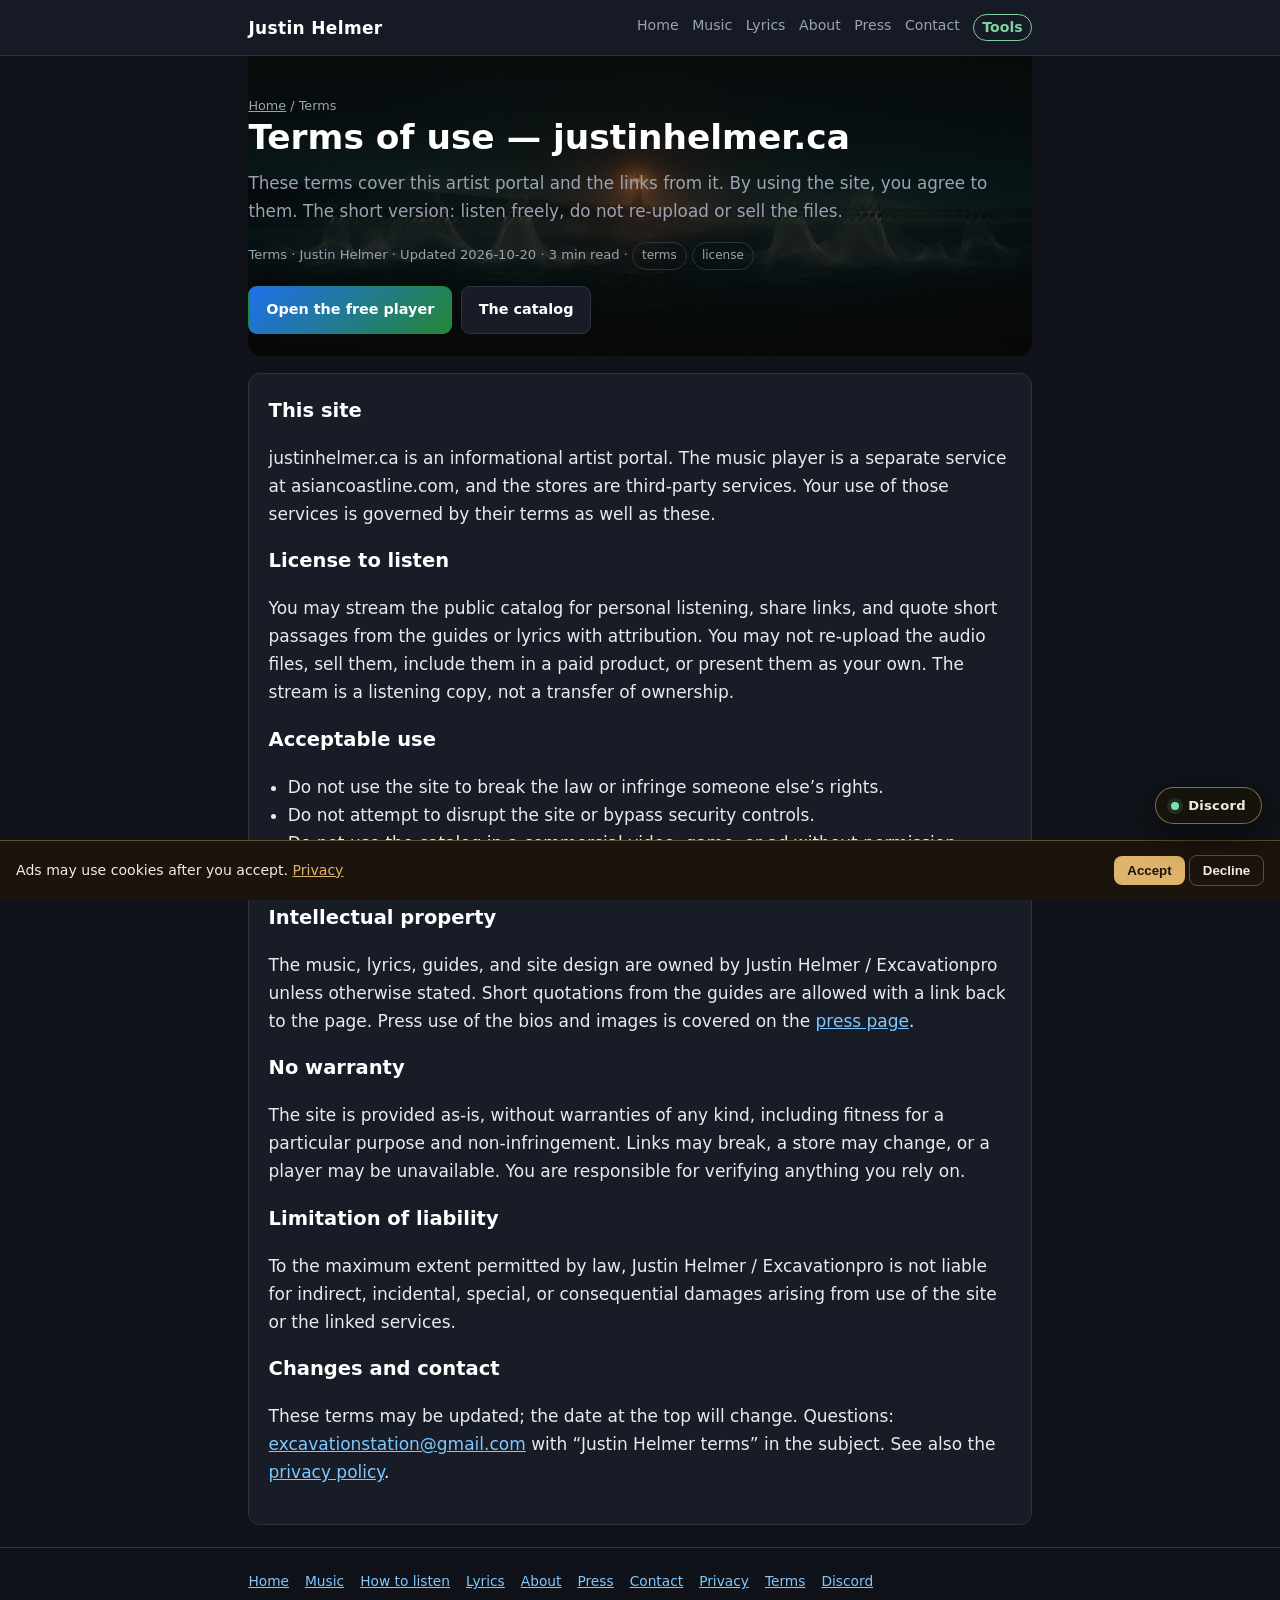
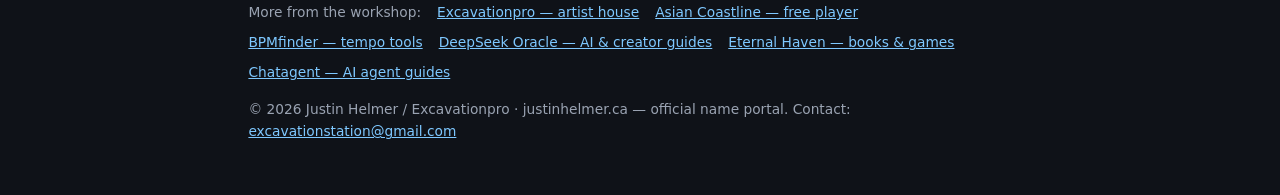
<file: terms.html>
<!DOCTYPE html>
<html lang="en" data-cookie-key="justinhelmer_cookies">
<head>
<meta charset="UTF-8">
<meta name="viewport" content="width=device-width, initial-scale=1.0">
<title>Terms of Use — Justin Helmer</title>
<meta name="description" content="Terms for justinhelmer.ca: the listening license, acceptable use, intellectual property, and warranty and liability limits.">
<meta name="author" content="Justin Helmer / Excavationpro">
<meta name="robots" content="index, follow, max-image-preview:large, max-snippet:-1">
<link rel="canonical" href="https://justinhelmer.ca/terms.html">
<link rel="icon" href="/assets/favicon.svg" type="image/svg+xml">
<link rel="apple-touch-icon" href="/assets/apple-touch-icon.png" sizes="180x180">
<link rel="preconnect" href="https://fonts.googleapis.com">
<link rel="preconnect" href="https://fonts.gstatic.com" crossorigin>
<link href="https://fonts.googleapis.com/css2?family=Cormorant+Garamond:ital,wght@0,500;1,500&family=IBM+Plex+Mono:wght@400&family=Syne:wght@500;700;800&display=swap" rel="stylesheet">
<link rel="stylesheet" href="/assets/site-kit.css">
<link rel="stylesheet" href="/assets/article.css">
<meta name="google-adsense-account" content="ca-pub-0646320966060599">
<script async src="https://pagead2.googlesyndication.com/pagead/js/adsbygoogle.js?client=ca-pub-0646320966060599" crossorigin="anonymous"></script>
<meta property="og:type" content="article">
<meta property="og:url" content="https://justinhelmer.ca/terms.html">
<meta property="og:title" content="Terms of Use — Justin Helmer">
<meta property="og:description" content="Terms for justinhelmer.ca: the listening license, acceptable use, intellectual property, and warranty and liability limits.">
<meta property="og:site_name" content="justinhelmer.ca">
<meta property="og:image" content="https://justinhelmer.ca/assets/og-home.jpg">
<meta property="og:image:width" content="1200">
<meta property="og:image:height" content="630">
<meta property="og:image:type" content="image/jpeg">
<meta property="og:image:alt" content="Justin Helmer — music, lyrics, live rooms">
<meta name="twitter:card" content="summary_large_image">
<meta name="twitter:site" content="@Excavationpro">
<meta name="twitter:creator" content="@Excavationpro">
<meta name="twitter:title" content="Terms of Use — Justin Helmer">
<meta name="twitter:description" content="Terms for justinhelmer.ca: the listening license, acceptable use, intellectual property, and warranty and liability limits.">
<meta name="twitter:image" content="https://justinhelmer.ca/assets/og-home.jpg">
<meta name="twitter:image:alt" content="Justin Helmer — music, lyrics, live rooms">
<meta name="theme-color" content="#0f1218">
<script type="application/ld+json">{"@context": "https://schema.org", "@graph": [{"@type": "WebSite", "@id": "https://justinhelmer.ca/#website", "url": "https://justinhelmer.ca/", "name": "Justin Helmer", "publisher": {"@id": "https://justinhelmer.ca/#person"}}, {"@type": "Person", "@id": "https://justinhelmer.ca/#person", "name": "Justin Helmer", "alternateName": ["Excavationpro", "Lightfather"], "url": "https://justinhelmer.ca/", "sameAs": ["https://excavationpro.ca/", "https://asiancoastline.com/", "https://x.com/Excavationpro", "https://bsky.app/profile/excavationpro.bsky.social"]}, {"@type": "MusicGroup", "@id": "https://justinhelmer.ca/#musicgroup", "name": "Excavationpro", "alternateName": "Justin Helmer", "url": "https://justinhelmer.ca/"}, {"@type": "TermsOfService", "@id": "https://justinhelmer.ca/terms.html#page", "url": "https://justinhelmer.ca/terms.html", "name": "Terms of use — justinhelmer.ca", "description": "Terms for justinhelmer.ca: the listening license, acceptable use, intellectual property, and warranty and liability limits.", "isPartOf": {"@id": "https://justinhelmer.ca/#website"}}, {"@type": "BreadcrumbList", "itemListElement": [{"@type": "ListItem", "position": 1, "name": "Home", "item": "https://justinhelmer.ca/"}, {"@type": "ListItem", "position": 2, "name": "Terms of use — justinhelmer.ca", "item": "https://justinhelmer.ca/terms.html"}]}]}</script>
</head>
<body>
<header class="site">
  <div class="wrap nav">
    <a class="brand" href="/">Justin Helmer</a>
    <nav class="navlinks" aria-label="Primary">
      <a href="/">Home</a>
      <a href="/music.html">Music</a>
      <a href="/lyrics/">Lyrics</a>
      <a href="/about.html">About</a>
      <a href="/press.html">Press</a>
      <a href="/contact.html">Contact</a>
      <a href="https://bpmfinder.ca/tools.html" class="nav-tools">Tools</a>
    </nav>
  </div>
</header>

<div class="wrap">
<section class="hero">
  <p class="breadcrumb"><a href="/">Home</a> / Terms</p>
  <h1>Terms of use — justinhelmer.ca</h1>
  <p class="lead">These terms cover this artist portal and the links from it. By using the site, you agree to them. The short version: listen freely, do not re-upload or sell the files.</p>
  <p class="article-meta">Terms &middot; Justin Helmer &middot; <time datetime="2026-10-20">Updated 2026-10-20</time> &middot; 3 min read &middot; <span class="tag">terms</span><span class="tag">license</span></p>
  <div class="cta-row">
    <a class="btn primary" href="/listen.html">Open the free player</a>
    <a class="btn" href="/music.html">The catalog</a>
  </div>
</section>
<main>

<article class="card">
  <h2>This site</h2>
  <p>justinhelmer.ca is an informational artist portal. The music player is a separate service at asiancoastline.com, and the stores are third-party services. Your use of those services is governed by their terms as well as these.</p>
  <h2>License to listen</h2>
  <p>You may stream the public catalog for personal listening, share links, and quote short passages from the guides or lyrics with attribution. You may not re-upload the audio files, sell them, include them in a paid product, or present them as your own. The stream is a listening copy, not a transfer of ownership.</p>
  <h2>Acceptable use</h2>
  <ul>
    <li>Do not use the site to break the law or infringe someone else&rsquo;s rights.</li>
    <li>Do not attempt to disrupt the site or bypass security controls.</li>
    <li>Do not use the catalog in a commercial video, game, or ad without permission.</li>
    <li>Do not feed the lyrics or audio into a commercial model for resale.</li>
  </ul>
  <h2>Intellectual property</h2>
  <p>The music, lyrics, guides, and site design are owned by Justin Helmer / Excavationpro unless otherwise stated. Short quotations from the guides are allowed with a link back to the page. Press use of the bios and images is covered on the <a href="/press.html">press page</a>.</p>
  <h2>No warranty</h2>
  <p>The site is provided as-is, without warranties of any kind, including fitness for a particular purpose and non-infringement. Links may break, a store may change, or a player may be unavailable. You are responsible for verifying anything you rely on.</p>
  <h2>Limitation of liability</h2>
  <p>To the maximum extent permitted by law, Justin Helmer / Excavationpro is not liable for indirect, incidental, special, or consequential damages arising from use of the site or the linked services.</p>
  <h2>Changes and contact</h2>
  <p>These terms may be updated; the date at the top will change. Questions: <a href="mailto:excavationstation@gmail.com">excavationstation@gmail.com</a> with &ldquo;Justin Helmer terms&rdquo; in the subject. See also the <a href="/privacy.html">privacy policy</a>.</p>
</article>

</main>
</div>
<footer class="site">
  <div class="wrap">
    <nav aria-label="Footer">
      <a href="/">Home</a>
      <a href="/music.html">Music</a>
      <a href="/listen.html">How to listen</a>
      <a href="/lyrics/">Lyrics</a>
      <a href="/about.html">About</a>
      <a href="/press.html">Press</a>
      <a href="/contact.html">Contact</a>
      <a href="/privacy.html">Privacy</a>
      <a href="/terms.html">Terms</a>
    </nav>
    <p class="family">
      <span>More from the workshop:</span>
      <a href="https://excavationpro.ca/">Excavationpro &mdash; artist house</a>
      <a href="https://asiancoastline.com/">Asian Coastline &mdash; free player</a>
      <a href="https://bpmfinder.ca/">BPMfinder &mdash; tempo tools</a>
      <a href="https://deepseekoracle.com/">DeepSeek Oracle &mdash; AI &amp; creator guides</a>
      <a href="https://eternalhaven.ca/">Eternal Haven &mdash; books &amp; games</a>
      <a href="https://chatagent.ca/">Chatagent &mdash; AI agent guides</a>
    </p>
    <p>&copy; 2026 Justin Helmer / Excavationpro &middot; justinhelmer.ca &mdash; official name portal.
    Contact: <a href="mailto:excavationstation@gmail.com">excavationstation@gmail.com</a></p>
  </div>
</footer>
<div class="cookie-banner" id="cookieBanner" role="dialog" aria-label="Cookie consent">
  <div>Ads may use cookies after you accept. <a href="/privacy.html">Privacy</a></div>
  <div>
    <button type="button" class="ok" id="cookieOk">Accept</button>
    <button type="button" class="no" id="cookieNo">Decline</button>
  </div>
</div>
<script src="/assets/site-kit.js"></script>
</body>
</html>
</file>
<file: assets/site-kit.css>
/* chatagent.ca site-kit — cookie, sticky mobile CTA, forms, loading */
.lygo-load { position:fixed; inset:0; z-index:80; background:#120e0a; display:grid; place-items:center; color:#e0b36a; font:700 .85rem/1 Syne,system-ui,sans-serif; letter-spacing:.14em; text-transform:uppercase; }
.lygo-load[hidden] { display:none; }
.cookie-banner { position:fixed; left:0; right:0; bottom:0; z-index:70; background:#1a140c; color:#f3ece3; padding:.85rem 1rem calc(.85rem + env(safe-area-inset-bottom)); display:none; gap:.75rem; align-items:center; justify-content:space-between; flex-wrap:wrap; font:500 .88rem/1.4 system-ui,sans-serif; border-top:1px solid rgba(224,179,106,.35); }
.cookie-banner.show { display:flex; }
.cookie-banner a { color:#e0b36a; }
.cookie-banner button { border:0; border-radius:8px; padding:.45rem .8rem; font-weight:700; cursor:pointer; }
.cookie-banner .ok { background:#e0b36a; color:#1a140c; }
.cookie-banner .no { background:transparent; color:#f3ece3; border:1px solid rgba(255,255,255,.25); }
.sticky-cta { display:none; position:fixed; left:0; right:0; bottom:0; z-index:60; padding:.55rem .75rem calc(.55rem + env(safe-area-inset-bottom)); background:rgba(18,14,10,.94); border-top:1px solid rgba(224,179,106,.4); gap:.5rem; }
.sticky-cta a { flex:1; text-align:center; text-decoration:none; font-weight:800; font-size:.82rem; padding:.65rem .5rem; border-radius:8px; }
.sticky-cta .pri { background:#e0b36a; color:#1a140c; }
.sticky-cta .sec { border:1px solid #e0b36a; color:#e0b36a; }
.field-err { color:#b42318; font-size:.85rem; margin:.25rem 0 0; display:none; }
.field.bad input, .field.bad textarea, .field.bad select { outline:2px solid #b42318; }
.field.bad .field-err { display:block; }
.contact-form label { display:block; font-weight:700; margin:1rem 0 .3rem; }
.contact-form input, .contact-form textarea, .contact-form select { width:100%; padding:.55rem .7rem; border:1px solid #e4e0d8; border-radius:8px; font:inherit; }
.contact-form button[type=submit] { margin-top:1rem; background:#0b6e4f; color:#fff; border:0; padding:.7rem 1.1rem; border-radius:8px; font-weight:800; cursor:pointer; }
@media (max-width: 820px) {
  .sticky-cta { display:flex; }
  body { padding-bottom:4.2rem; }
  .home nav { display:none; }
}
@media (max-width: 520px) {
  .hero h1 { font-size:1.85rem; }
  .cta-row .btn { width:100%; text-align:center; }
}
</file>
<file: home.css>
/* cinematic homepage — do not apply to interior article pages */
:root { --bg:#041018; --fg:#f3ece3; --muted:#b7aa9a; --gold:#e8c27a; --accent:#4ad4c8; --line: rgba(255,255,255,.14); }
* { box-sizing:border-box; }
html { scroll-behavior:smooth; }
body.home { margin:0; background:var(--bg); color:var(--fg); font-family:Syne,system-ui,sans-serif; line-height:1.65; }
.home a { color:var(--accent); }
.home header.top { position:absolute; top:0; left:0; right:0; z-index:30; display:flex; justify-content:space-between; align-items:center; padding:1.05rem 6vw; font-size:.78rem; letter-spacing:.12em; text-transform:uppercase; }
.home .brand { color:var(--fg); text-decoration:none; font-weight:800; letter-spacing:.14em; }
.home nav a { color:var(--fg); text-decoration:none; opacity:.82; margin-left:.8rem; }
.home nav a[aria-current="page"], .home nav a:hover { color:var(--gold); opacity:1; }
.hero { min-height:100svh; display:grid; place-items:end stretch; background:url("/assets/hero.jpg") center/cover no-repeat; position:relative; }
.hero::after { content:""; position:absolute; inset:0; background:linear-gradient(180deg, rgba(9,8,10,.18) 0%, rgba(9,8,10,.28) 45%, rgba(9,8,10,.94) 100%); }
.hero-inner { position:relative; z-index:1; padding:0 6vw 8vh; max-width:48rem; }
.kicker { font-family:"IBM Plex Mono",ui-monospace,monospace; letter-spacing:.26em; font-size:.7rem; color:var(--gold); text-transform:uppercase; }
.hero h1 { font-family:"Cormorant Garamond",Georgia,serif; font-weight:500; font-size:clamp(2.05rem,6vw,3.4rem); line-height:1.08; margin:.35rem 0 .75rem; }
.lead { color:var(--muted); font-size:1.06rem; margin:0 0 1.2rem; }
.cta-row { display:flex; flex-wrap:wrap; gap:.55rem; }
.btn { display:inline-block; padding:.7rem 1.05rem; border-radius:8px; text-decoration:none !important; font-weight:700; font-size:.88rem; border:1px solid var(--line); color:var(--fg); }
.btn.primary { background:var(--gold); border-color:var(--gold); color:#1a140c; }
.btn.ghost { background:transparent; }
main.sheet { padding:0 6vw 3.5rem; max-width:52rem; margin:0 auto; }
.home article { margin:2.2rem 0; }
.home article h2 { font-family:"Cormorant Garamond",Georgia,serif; font-size:clamp(1.45rem,3vw,2rem); font-weight:500; margin:0 0 .65rem; color:var(--gold); }
.home article h3 { font-size:1.05rem; margin:1.15rem 0 .3rem; }
.home article p, .home li { color:#ddd4c8; }
.notice { margin:1rem 0 0; padding:.85rem 1rem; border:1px solid var(--line); border-radius:10px; color:var(--muted); font-size:.92rem; }
.grid { display:grid; grid-template-columns:repeat(auto-fit,minmax(220px,1fr)); gap:.85rem; }
.mini { border:1px solid var(--line); border-radius:12px; padding:1rem; background:rgba(255,255,255,.03); }
.ad-slot { margin:1.6rem 0; min-height:90px; padding:8px; border:1px dashed var(--line); border-radius:8px; text-align:center; }
.ad-slot:has(ins[data-ad-status="unfilled"]) { min-height:0; padding:0; border:0; }
.ad-label { font-size:10px; text-transform:uppercase; letter-spacing:.08em; color:#888; margin-bottom:6px; }
.ad-slot:has(ins[data-ad-status="unfilled"]) .ad-label { display:none; }
.family { display:flex; flex-wrap:wrap; gap:.5rem 1rem; font-size:.78rem; opacity:.85; margin-top:.8rem; }
footer.site, footer.foot { border-top:1px solid var(--line); padding:1.5rem 6vw 2.4rem; font-size:.85rem; color:var(--muted); }
footer.site nav { display:flex; flex-wrap:wrap; gap:.5rem 1rem; margin-bottom:.7rem; }
.chip-row { display:flex; flex-wrap:wrap; gap:.45rem; }
.chip { display:inline-block; padding:.35rem .65rem; border:1px solid var(--line); border-radius:999px; text-decoration:none; color:var(--fg) !important; font-size:.82rem; }
.home ol, .home ul { padding-left: 1.2rem; }
.home .read-list { list-style: none; padding: 0; }
.home .read-list li { margin: 0 0 .55rem; }
.band { padding: 3rem 6vw; text-align: center; border-top: 1px solid var(--line); border-bottom: 1px solid var(--line); background: rgba(0,0,0,.25); }
.store-pair { display: grid; grid-template-columns: 1fr 1fr; gap: 1rem; }
@media (max-width: 700px) { .store-pair { grid-template-columns: 1fr; } }
.store-pair a.mini { display: block; text-decoration: none; color: inherit; }
.store-pair a.mini strong { display: block; color: var(--gold); margin-bottom: .35rem; font-size: 1.05rem; }
.store-pair a.mini span { color: #ddd4c8; font-size: .9rem; }
.donate-mod {
  margin: 2.2rem 0;
  padding: 1.4rem 1.3rem;
  border: 1px solid var(--line);
  border-radius: 14px;
  background: rgba(232, 194, 122, .08);
}
.donate-mod h2 { margin-top: 0; }
.donate-mod .cta-row { margin-top: .85rem; }
.btn.paypal { background: #0070ba; border-color: #0070ba; color: #fff; }

@media (max-width: 900px) {
  .home header.top { position: static; display: block; padding: .8rem 6vw; background: rgba(4,16,24,.96); }
  .home .brand { display: block; margin-bottom: .3rem; }
  .home header.top nav { display: flex; flex-wrap: wrap; gap: .3rem .7rem; width: 100%; }
  .home nav a { margin-left: 0; font-size: .7rem; }
  .home nav a.secondary { display: none; }
  .hero { min-height: calc(100svh - 96px); }
}
</file>
<file: assets/lygo-tv-ninja.css>
/* LYGO TV Ninja — portable framed player. Inherits host --bg --fg --muted --line --gold --accent */
.lygo-tv-wrap,
.ad-slot.lygo-tv-wrap {
  width: min(960px, 100%);
  max-width: 960px;
  margin: 0 auto 0.4rem;
  padding: 0.4rem 0 1.8rem;
  min-height: 0;
  border: none;
  background: transparent;
  text-align: left;
  box-sizing: border-box;
}
.lygo-tv-wrap .lygo-tv-ninja,
.ad-slot.lygo-tv-wrap .lygo-tv-ninja {
  max-width: 960px;
  margin: 0 auto;
}
.lygo-tv-ninja {
  --_bg: var(--bg, #0a0a0b);
  --_fg: var(--fg, #f4f1ea);
  --_muted: var(--muted, #9a9388);
  --_line: var(--line, rgba(255,255,255,.14));
  --_accent: var(--accent, var(--gold, #c9b8a0));
  border: 1px solid var(--_line);
  border-radius: 14px;
  overflow: hidden;
  background: color-mix(in srgb, var(--_bg) 88%, #000);
  color: var(--_fg);
  font-family: inherit;
}
.lygo-tv-ninja .tv-top,
.lygo-tv-ninja .tv-bar {
  display: flex;
  align-items: center;
  justify-content: space-between;
  gap: 10px;
  padding: 8px 12px;
}
.lygo-tv-ninja .tv-kicker {
  margin: 0;
  font-size: 0.68rem;
  letter-spacing: 0.16em;
  text-transform: uppercase;
  color: var(--_accent);
}
.lygo-tv-ninja .tv-open {
  font-size: 0.72rem;
  letter-spacing: 0.08em;
  text-transform: uppercase;
  color: var(--_accent);
  text-decoration: none;
  min-height: 44px;
  display: inline-flex;
  align-items: center;
}
.lygo-tv-ninja .tv-open:hover { text-decoration: underline; }
.lygo-tv-ninja .tv-screen {
  position: relative;
  aspect-ratio: 16 / 9;
  background: #000;
  box-shadow: inset 0 0 0 1px color-mix(in srgb, var(--_fg) 10%, transparent);
}
.lygo-tv-ninja .tv-screen iframe,
.lygo-tv-ninja .tv-screen video {
  position: absolute;
  inset: 0;
  width: 100%;
  height: 100%;
  border: 0;
  background: #000;
  object-fit: contain;
}
.lygo-tv-ninja .tv-meta {
  margin: 0;
  flex: 1;
  min-width: 0;
  text-align: center;
  font-size: 0.72rem;
  letter-spacing: 0.03em;
  color: var(--_muted);
  overflow: hidden;
  text-overflow: ellipsis;
  white-space: nowrap;
}
.lygo-tv-ninja .tv-zap {
  min-width: 64px;
  min-height: 44px;
  padding: 0 12px;
  border-radius: 8px;
  border: 1px solid var(--_line);
  background: transparent;
  color: var(--_fg);
  font: inherit;
  font-size: 0.72rem;
  letter-spacing: 0.06em;
  text-transform: uppercase;
  cursor: pointer;
}
.lygo-tv-ninja .tv-zap:hover {
  background: color-mix(in srgb, var(--_fg) 8%, transparent);
}
@media (min-width: 1100px) {
  .lygo-tv-wrap,
  .ad-slot.lygo-tv-wrap {
    width: 960px;
    margin-left: calc(50% - 480px);
    margin-right: calc(50% - 480px);
  }
}
@media (max-width: 700px) {
  .lygo-tv-wrap,
  .ad-slot.lygo-tv-wrap {
    width: 100%;
    max-width: 100%;
    margin-left: 0;
    margin-right: 0;
    padding: 0 0 1.4rem;
  }
  .lygo-tv-ninja .tv-bar {
    flex-wrap: wrap;
  }
  .lygo-tv-ninja .tv-meta {
    flex-basis: 100%;
    order: 3;
    white-space: normal;
  }
}
</file>
<file: lyrics/vault.css>
:root {
  --bg: #0a0a0b;
  --bg-elevated: #121214;
  --bg-subtle: #1a1a1e;
  --fg: #f4f1ea;
  --fg-muted: #9a9388;
  --fg-subtle: #6f6a62;
  --border: color-mix(in oklab, var(--fg) 12%, transparent);
  --border-strong: color-mix(in oklab, var(--fg) 22%, transparent);
  --accent: #b9c9c4;
  --accent-fg: #0a0a0b;
  --paper: #efe6d6;
  --ink: #1c1914;
  --ink-muted: #5c564c;
  --radius-xs: 4px;
  --radius-sm: 8px;
  --radius-md: 12px;
  --radius-lg: 16px;
  --radius-xl: 24px;
  --space-1: 4px;
  --space-2: 8px;
  --space-3: 12px;
  --space-4: 16px;
  --space-5: 24px;
  --space-6: 32px;
  --space-7: 48px;
  --space-8: 64px;
  --font-display: "Fraunces", Georgia, serif;
  --font-body: "Source Serif 4", Georgia, serif;
  --font-ui: "IBM Plex Sans", system-ui, sans-serif;
  --text-xs: 0.75rem;
  --text-sm: 0.875rem;
  --text-base: 1rem;
  --leading-tight: 1.1;
  --leading-normal: 1.5;
  --tracking-display: -0.03em;
  --motion-quick: 150ms;
  --motion-fast: 250ms;
  --ease-out: cubic-bezier(0.23, 1, 0.32, 1);
  --dock-h: 76px;
}
* { box-sizing: border-box; }
html, body { margin: 0; min-height: 100%; }
html { background: var(--bg); }
body {
  font-family: var(--font-ui);
  color: var(--fg);
  line-height: var(--leading-normal);
  background: var(--bg);
  padding-bottom: calc(var(--dock-h) + env(safe-area-inset-bottom) + var(--space-4));
}
button:not(:disabled), [role="button"]:not(:disabled) { cursor: pointer; }
a { color: var(--accent); text-decoration: none; }
a:hover { text-decoration: underline; }
.sr { position: absolute; width: 1px; height: 1px; padding: 0; margin: -1px; overflow: hidden; clip: rect(0,0,0,0); border: 0; }
.hide { display: none !important; }

html { -webkit-font-smoothing: antialiased; -moz-osx-font-smoothing: grayscale; }
.sky {
  position: fixed; inset: 0; z-index: 0; pointer-events: none;
  background:
    linear-gradient(180deg, rgba(10,10,11,.42) 0%, rgba(10,10,11,.72) 38%, rgba(10,10,11,.94) 100%),
    url("bg-studio.jpg") center top / cover no-repeat;
}
.wrap { position: relative; z-index: 1; max-width: 1180px; margin: 0 auto; padding: var(--space-5) var(--space-4) var(--space-8); }

header.site {
  display: flex; flex-wrap: wrap; justify-content: space-between; align-items: center;
  gap: var(--space-4); padding-bottom: var(--space-4);
}
.brand {
  font-family: var(--font-display); font-size: 1.4rem; font-weight: 500;
  color: var(--fg); letter-spacing: var(--tracking-display);
}
.brand:hover { text-decoration: none; color: var(--accent); }
nav.links { display: flex; flex-wrap: wrap; gap: var(--space-3) var(--space-4); font-size: var(--text-sm); }
nav.links a { color: var(--fg-muted); min-height: 44px; display: inline-flex; align-items: center; }

.lattice {
  display: flex; flex-wrap: wrap; gap: var(--space-2);
  margin: 0 0 var(--space-7);
  padding: var(--space-4);
  border: 1px solid var(--border);
  border-radius: var(--radius-xl);
  background:
    linear-gradient(180deg, rgba(10,10,11,.55), rgba(10,10,11,.72)),
    url("bg-coast.jpg") center / cover no-repeat;
}
.lattice a {
  display: inline-flex; align-items: center; min-height: 36px;
  padding: 0 var(--space-3);
  border: 1px solid var(--border-strong);
  border-radius: 999px;
  background: color-mix(in oklab, var(--bg) 55%, transparent);
  color: var(--fg);
  font-size: var(--text-xs);
  letter-spacing: 0.04em;
  text-decoration: none;
}
.lattice a:hover { background: color-mix(in oklab, var(--fg) 10%, transparent); }

.hero {
  display: grid;
  grid-template-columns: minmax(0, 1.15fr) minmax(260px, 0.85fr);
  gap: var(--space-6);
  align-items: start;
  margin: var(--space-6) 0 var(--space-7);
}
.hero-side {
  display: flex; flex-direction: column; gap: var(--space-4);
}
.hero-copy { max-width: none; padding-bottom: var(--space-2); }
.hero-copy .tv-portal { margin-top: var(--space-5); }
.kicker {
  font-size: var(--text-xs); letter-spacing: 0.22em; text-transform: uppercase;
  color: var(--accent); margin: 0 0 var(--space-4);
}
h1 {
  font-family: var(--font-display); font-weight: 500;
  font-size: clamp(2.6rem, 7vw, 4.5rem);
  line-height: 0.98; letter-spacing: var(--tracking-display);
  margin: 0 0 var(--space-5); text-wrap: balance;
}
.lede {
  font-family: var(--font-body);
  font-size: clamp(1.08rem, 1.5vw, 1.22rem);
  line-height: 1.55; max-width: 36rem;
  color: var(--fg-muted); margin: 0 0 var(--space-6);
  text-wrap: pretty;
}
.stats {
  list-style: none; margin: 0 0 var(--space-5); padding: 0;
  display: flex; flex-wrap: wrap; gap: var(--space-5);
  border-top: 1px solid var(--border);
  padding-top: var(--space-4);
}
.stats li { display: flex; flex-direction: column; gap: 2px; min-width: 5.5rem; }
.stats strong {
  font-family: var(--font-display); font-size: 1.55rem; font-weight: 500;
  font-variant-numeric: tabular-nums; line-height: 1;
}
.stats span, .stats a { font-size: var(--text-xs); letter-spacing: 0.08em; text-transform: uppercase; color: var(--fg-subtle); }
.stats a { align-self: end; min-height: 44px; display: inline-flex; align-items: flex-end; }
.search {
  width: 100%; max-width: 32rem; height: 48px; padding: 0 var(--space-4);
  border: 1px solid var(--border-strong); border-radius: var(--radius-md);
  background: color-mix(in oklab, var(--bg-elevated) 80%, transparent);
  color: var(--fg); font: inherit; font-size: 1rem;
}
.search:focus { outline: 2px solid var(--accent); outline-offset: 2px; }
.hero-card {
  background: var(--paper) url("paper.jpg") center / 420px repeat;
  color: var(--ink);
  border-radius: calc(var(--radius-md) + var(--space-5));
  padding: var(--space-6);
  box-shadow: 0 28px 70px rgba(0,0,0,.4);
  min-height: 16rem;
  display: flex; flex-direction: column; justify-content: space-between;
  gap: var(--space-5);
}
.card-top {
  display: flex; align-items: center; justify-content: space-between; gap: var(--space-3);
}
.card-kicker {
  margin: 0;
  font-size: 0.68rem; letter-spacing: 0.18em; text-transform: uppercase;
  color: var(--ink-muted);
}
.card-shuffle {
  min-height: 36px; padding: 0 var(--space-3);
  border-radius: var(--radius-sm);
  border: 1px solid color-mix(in oklab, var(--ink) 16%, transparent);
  background: transparent; color: var(--ink);
  font: inherit; font-size: var(--text-xs); letter-spacing: 0.08em;
  text-transform: uppercase;
}
.card-shuffle:hover { background: color-mix(in oklab, var(--ink) 8%, transparent); }
.card-link { color: inherit; text-decoration: none; display: block; }
.card-link:hover { text-decoration: none; }
.card-link:hover blockquote p { text-decoration: underline; text-underline-offset: 4px; }
.hero-card blockquote { margin: 0; }
.hero-card blockquote p {
  font-family: var(--font-display); font-weight: 500; font-style: italic;
  font-size: clamp(1.35rem, 2.4vw, 1.75rem); line-height: 1.25;
  margin: 0 0 var(--space-4); text-wrap: pretty;
}
.hero-card footer {
  font-size: var(--text-xs); letter-spacing: 0.14em; text-transform: uppercase;
  color: var(--ink-muted);
}
.meme-hint {
  margin: 0; font-size: 0.68rem; letter-spacing: 0.04em;
  color: var(--ink-muted); word-break: break-all;
}
#meme-canvas {
  width: 100%; height: auto; display: block;
  border-radius: var(--radius-sm);
  box-shadow: 0 8px 24px rgba(0,0,0,.18);
}
.tag-row {
  display: flex; flex-wrap: wrap; gap: 6px;
}
.tag-row span {
  font-size: 0.68rem; letter-spacing: 0.02em;
  padding: 4px 8px; border-radius: 999px;
  border: 1px solid color-mix(in oklab, var(--ink) 14%, transparent);
  color: var(--ink-muted);
}
.meme-share {
  display: grid; grid-template-columns: 1fr 1fr; gap: var(--space-2);
}
.share-btn {
  display: inline-flex; align-items: center; justify-content: center;
  min-height: 44px; padding: 0 var(--space-3);
  border-radius: var(--radius-sm);
  border: 1px solid color-mix(in oklab, var(--ink) 16%, transparent);
  background: color-mix(in oklab, var(--ink) 6%, transparent);
  color: var(--ink); font: inherit; font-size: var(--text-xs);
  letter-spacing: 0.06em; text-transform: uppercase; text-decoration: none;
}
.share-btn:hover { background: color-mix(in oklab, var(--ink) 11%, transparent); text-decoration: none; }
.share-btn.primary { background: var(--ink); color: var(--paper); border-color: var(--ink); }
.share-btn.primary:hover { filter: brightness(1.08); color: var(--paper); }
.share-btn.grok { grid-column: 1 / -1; }
.meme-status {
  margin: 0; min-height: 1.2em; font-size: 0.72rem; color: var(--ink-muted);
}
.caption-lab {
  margin: 0 0 4px; font-size: 0.68rem; letter-spacing: 0.1em;
  text-transform: uppercase; color: var(--ink-muted);
}
#meme-caption {
  width: 100%; min-height: 7.5rem; resize: vertical; box-sizing: border-box;
  padding: 10px 12px; border-radius: var(--radius-sm);
  border: 1px solid color-mix(in oklab, var(--ink) 16%, transparent);
  background: color-mix(in oklab, var(--paper) 70%, #fff);
  color: var(--ink); font: inherit; font-size: 0.8rem; line-height: 1.4;
}
.tv-portal {
  border: 1px solid var(--border);
  border-radius: calc(var(--radius-md) + var(--space-4));
  overflow: hidden;
  background: color-mix(in oklab, var(--bg-elevated) 88%, transparent);
}
.tv-top, .tv-bar {
  display: flex; align-items: center; justify-content: space-between;
  gap: var(--space-3); padding: 10px var(--space-4);
}
.tv-open {
  font-size: var(--text-xs); letter-spacing: 0.08em; text-transform: uppercase;
  color: var(--accent); min-height: 36px; display: inline-flex; align-items: center;
}
.tv-screen {
  position: relative; aspect-ratio: 16 / 9; background: #000;
  box-shadow: inset 0 0 0 1px color-mix(in oklab, var(--fg) 10%, transparent);
}
.tv-portal .lygo-tv-ninja { border: 0; background: transparent; border-radius: 0; }
.tv-screen iframe,
.tv-portal video { position: absolute; inset: 0; width: 100%; height: 100%; border: 0; background: #000; }
.tv-meta {
  margin: 0; flex: 1; text-align: center;
  font-size: var(--text-xs); letter-spacing: 0.04em; color: var(--fg-muted);
  overflow: hidden; text-overflow: ellipsis; white-space: nowrap;
}
.tv-zap {
  min-width: 52px; min-height: 40px; padding: 0 var(--space-3);
  border-radius: var(--radius-sm);
  border: 1px solid var(--border); background: var(--bg-elevated);
  color: var(--fg); font: inherit; font-size: var(--text-xs);
  letter-spacing: 0.06em; text-transform: uppercase;
}
.tv-zap:hover { background: color-mix(in oklab, var(--fg) 8%, transparent); }
@media (max-width: 840px) {
  .hero { grid-template-columns: 1fr; min-height: 0; gap: var(--space-5); }
  .hero-card { min-height: 0; padding: var(--space-5); }
}

.layout { display: grid; grid-template-columns: minmax(220px, 280px) minmax(0, 1fr); gap: var(--space-6); }
@media (max-width: 840px) { .layout { grid-template-columns: 1fr; } }

.index {
  border: 1px solid var(--border);
  border-radius: var(--radius-xl);
  padding: var(--space-4);
  background: color-mix(in oklab, var(--bg-elevated) 82%, transparent);
  max-height: min(78vh, 44rem);
  overflow: auto;
}
.index-head { display: flex; justify-content: space-between; gap: var(--space-3); align-items: baseline; margin-bottom: var(--space-3); }
.index h2 {
  font-size: var(--text-xs); letter-spacing: 0.14em; text-transform: uppercase;
  color: var(--fg-muted); margin: 0; font-weight: 500;
}
.hint { margin: 0; font-size: var(--text-xs); color: var(--fg-subtle); }
.letters { display: flex; flex-wrap: wrap; gap: 4px; margin-bottom: var(--space-3); }
.letters button {
  min-width: 28px; min-height: 28px; padding: 0 4px;
  border: 0; border-radius: var(--radius-xs);
  background: transparent; color: var(--fg-muted); font: inherit; font-size: 0.7rem;
}
.letters button:hover, .letters button.on { color: var(--fg); background: color-mix(in oklab, var(--fg) 10%, transparent); }
.index ol { list-style: none; margin: 0; padding: 0; }
.index a {
  display: flex; align-items: center; justify-content: space-between; gap: var(--space-2);
  padding: 10px var(--space-3); border-radius: var(--radius-sm);
  color: var(--fg); text-decoration: none; font-size: 0.92rem; min-height: 44px;
}
.index a:hover { background: color-mix(in oklab, var(--fg) 8%, transparent); }
.index a.on { background: color-mix(in oklab, var(--fg) 12%, transparent); }
.dot {
  width: 7px; height: 7px; border-radius: 50%; flex-shrink: 0;
  background: color-mix(in oklab, var(--accent) 70%, transparent);
}
.dot.off { background: color-mix(in oklab, var(--fg) 18%, transparent); }

.sheet-wrap { position: relative; min-height: 24rem; }
.sheet {
  color: var(--ink);
  border-radius: calc(var(--radius-md) + var(--space-6));
  padding: var(--space-6);
  min-height: 24rem;
  background: var(--paper) url("paper.jpg") center / 420px repeat;
  box-shadow: 0 24px 60px rgba(0,0,0,.35);
}
.gate {
  position: absolute; inset: 0; z-index: 8;
  display: flex; align-items: center; justify-content: center;
  padding: var(--space-5);
  border-radius: calc(var(--radius-md) + var(--space-6));
  background: color-mix(in oklab, var(--bg) 62%, transparent);
  backdrop-filter: blur(6px);
}
.gate[hidden] { display: none !important; }
.gate-card {
  width: min(28rem, 100%);
  background: var(--paper) url("paper.jpg") center / 420px repeat;
  color: var(--ink);
  border-radius: var(--radius-xl);
  padding: var(--space-6);
  box-shadow: 0 18px 50px rgba(0,0,0,.35);
}
.gate-card h2 {
  font-family: var(--font-display); font-weight: 500;
  font-size: clamp(1.5rem, 3vw, 2rem);
  margin: 0 0 var(--space-3); letter-spacing: -0.02em; max-width: none;
}
.gate-card p { margin: 0 0 var(--space-5); color: var(--ink-muted); }
.gate-actions { display: flex; flex-direction: column; gap: var(--space-2); }
.gate-actions .btn {
  display: flex; align-items: center; justify-content: center;
  min-height: 44px; padding: 0 var(--space-4);
  border-radius: var(--radius-sm);
  border: 1px solid color-mix(in oklab, var(--ink) 16%, transparent);
  background: color-mix(in oklab, var(--ink) 6%, transparent);
  color: var(--ink); font: inherit; font-size: var(--text-sm);
  text-decoration: none;
}
.gate-actions .btn:hover { background: color-mix(in oklab, var(--ink) 11%, transparent); text-decoration: none; }
.gate-actions .btn.paypal { background: #0070ba; border-color: #0070ba; color: #fff; font-weight: 600; }
.gate-actions .btn.paypal:hover { filter: brightness(1.08); color: #fff; }
.gate-actions .btn.ghost { background: transparent; }
.gate-live {
  display: flex; flex-wrap: wrap; gap: var(--space-2);
}
.gate-live a {
  flex: 1 1 30%;
  display: inline-flex; align-items: center; justify-content: center;
  min-height: 40px; padding: 0 var(--space-3);
  border-radius: var(--radius-sm);
  border: 1px solid color-mix(in oklab, var(--ink) 16%, transparent);
  color: var(--ink); font-size: var(--text-xs); letter-spacing: 0.06em;
  text-transform: uppercase; text-decoration: none;
}
.gate-live a:hover { background: color-mix(in oklab, var(--ink) 8%, transparent); }
.sheet-top { display: flex; flex-wrap: wrap; gap: var(--space-3); justify-content: space-between; align-items: flex-start; margin-bottom: var(--space-5); }
.sheet h2 {
  font-family: var(--font-display); font-weight: 500;
  font-size: clamp(1.55rem, 3vw, 2.15rem);
  margin: 0; letter-spacing: -0.02em; max-width: 28ch;
}
.sheet-meta {
  margin: 8px 0 0; font-size: 0.82rem; letter-spacing: 0.06em;
  text-transform: uppercase; color: var(--ink-muted);
}
.sheet-actions { display: flex; flex-wrap: wrap; gap: var(--space-2); }
.sheet-actions button, .sheet-actions a {
  display: inline-flex; align-items: center; min-height: 40px;
  padding: 0 var(--space-3); border-radius: var(--radius-sm);
  border: 1px solid color-mix(in oklab, var(--ink) 16%, transparent);
  background: color-mix(in oklab, var(--ink) 6%, transparent);
  color: var(--ink); font: inherit; font-size: var(--text-sm); text-decoration: none;
}
.sheet-actions button:hover, .sheet-actions a:hover { background: color-mix(in oklab, var(--ink) 10%, transparent); }
.lyrics { font-family: var(--font-body); font-size: 1.06rem; line-height: 1.68; white-space: pre-wrap; margin: 0; color: var(--ink); }
.empty { color: var(--ink-muted); padding: var(--space-7) 0; }

footer.site {
  margin-top: var(--space-7); padding-top: var(--space-5);
  border-top: 1px solid var(--border); color: var(--fg-muted); font-size: var(--text-sm);
}
.family { display: flex; flex-wrap: wrap; gap: var(--space-2) var(--space-4); margin-top: var(--space-3); }
.family a { color: var(--fg-muted); }

.dock {
  position: fixed; left: 0; right: 0; bottom: 0; z-index: 20;
  padding: var(--space-3) var(--space-4) calc(var(--space-3) + env(safe-area-inset-bottom));
  background: color-mix(in oklab, var(--bg) 88%, transparent);
  border-top: 1px solid var(--border);
  backdrop-filter: blur(10px);
}
.dock-inner {
  max-width: 1180px; margin: 0 auto;
  display: grid;
  grid-template-columns: auto minmax(0, 1fr) minmax(80px, 220px) 72px auto;
  gap: var(--space-3); align-items: center;
}
.transport { display: flex; gap: var(--space-1); }
.icon {
  width: 44px; height: 44px; border-radius: var(--radius-sm);
  border: 1px solid var(--border); background: var(--bg-elevated); color: var(--fg);
  display: grid; place-items: center; padding: 0;
}
.icon svg { width: 16px; height: 16px; }
.icon.play { background: var(--fg); color: var(--accent-fg); border-color: var(--fg); }
.icon:disabled { opacity: .4; }
.now { min-width: 0; }
.now strong, .now span { display: block; overflow: hidden; text-overflow: ellipsis; white-space: nowrap; }
.now strong { font-size: var(--text-sm); font-weight: 500; }
.now span { font-size: var(--text-xs); color: var(--fg-muted); }
.seek-wrap, .vol-wrap { display: flex; align-items: center; }
input[type=range] {
  width: 100%; accent-color: var(--accent); height: 24px;
}
.full {
  display: inline-flex; align-items: center; min-height: 40px;
  padding: 0 var(--space-3); border-radius: var(--radius-sm);
  border: 1px solid var(--border); color: var(--fg); font-size: var(--text-xs);
  text-decoration: none; white-space: nowrap;
}
.full:hover { background: color-mix(in oklab, var(--fg) 8%, transparent); }

@media (max-width: 840px) {
  .dock-inner { grid-template-columns: auto minmax(0, 1fr) auto; }
  .seek-wrap, .vol-wrap { display: none; }
  .full { grid-column: 1 / -1; justify-content: center; }
}
@media (prefers-reduced-motion: reduce) {
  * { transition: none !important; }
}

/* --- play controls on the sheet and in the index, plus the lyrics notice --- */
.index a .row-play { margin-left: auto; }
.row-play {
  flex: 0 0 auto; width: 26px; height: 26px; padding: 0;
  display: inline-flex; align-items: center; justify-content: center;
  border: 1px solid transparent; border-radius: 6px;
  background: transparent; color: var(--fg-muted); cursor: pointer;
  opacity: .55; transition: opacity .15s ease, background .15s ease, color .15s ease;
}
.row-play svg { width: 13px; height: 13px; }
.row-play:hover, .row-play:focus-visible { opacity: 1; color: var(--fg); background: color-mix(in oklab, var(--fg) 12%, transparent); }
.index a:hover .row-play, .index a.on .row-play { opacity: .95; }
.dot.bed { background: color-mix(in oklab, var(--fg) 42%, transparent); }

.sheet-actions { align-items: center; row-gap: var(--space-2); }
.sheet-play { display: inline-flex; align-items: center; gap: .5rem; font-weight: 600; }
.sheet-play svg { width: 15px; height: 15px; }
.sheet-play.active { background: var(--fg); color: var(--accent-fg); border-color: var(--fg); }
.sheet-note { flex: 1 1 100%; margin: 0; font-size: var(--text-xs); line-height: 1.55; color: var(--ink-muted); }
.sheet-full { margin-left: auto; }

.notice {
  margin-top: var(--space-5); padding: var(--space-5);
  border: 1px solid color-mix(in oklab, var(--fg) 14%, transparent);
  border-radius: 10px;
  background: color-mix(in oklab, var(--fg) 4%, transparent);
}
.notice h2 {
  margin: 0 0 var(--space-3); font-size: var(--text-xs); font-weight: 600;
  letter-spacing: .08em; text-transform: uppercase; color: var(--fg-muted);
}
.notice p { margin: 0 0 var(--space-3); font-size: var(--text-sm); line-height: 1.6; color: var(--ink-muted); }
.notice p:last-child { margin-bottom: 0; }
.notice a { color: var(--fg); text-decoration: underline; text-underline-offset: 2px; }
@media (max-width: 640px) { .sheet-full { margin-left: 0; } }

/* AdSense unit styling — matches assets/article.css: collapsed until filled */
.ad-slot { margin: 1.6rem 0; min-height: 90px; padding: 8px; border: 1px dashed var(--border); border-radius: var(--radius-sm); text-align: center; background: rgba(255,255,255,.03); }
.ad-slot:has(ins[data-ad-status="unfilled"]) { min-height: 0; padding: 0; border: 0; background: transparent; }
.ad-label { font-size: 10px; text-transform: uppercase; letter-spacing: .08em; color: var(--fg-subtle); margin-bottom: 6px; }
.ad-slot:has(ins[data-ad-status="unfilled"]) .ad-label { display: none; }
.ad-slot ins.adsbygoogle { display: block; min-height: 0; }
</file>
<file: lyrics/lygo-tv-ninja.css>
/* LYGO TV Ninja — portable framed player. Inherits host --bg --fg --muted --line --gold --accent */
.lygo-tv-wrap,
.ad-slot.lygo-tv-wrap {
  width: min(960px, 100%);
  max-width: 960px;
  margin: 0 auto 0.4rem;
  padding: 0.4rem 0 1.8rem;
  min-height: 0;
  border: none;
  background: transparent;
  text-align: left;
  box-sizing: border-box;
}
.lygo-tv-wrap .lygo-tv-ninja,
.ad-slot.lygo-tv-wrap .lygo-tv-ninja {
  max-width: 960px;
  margin: 0 auto;
}
.lygo-tv-ninja {
  --_bg: var(--bg, #0a0a0b);
  --_fg: var(--fg, #f4f1ea);
  --_muted: var(--muted, #9a9388);
  --_line: var(--line, rgba(255,255,255,.14));
  --_accent: var(--accent, var(--gold, #c9b8a0));
  border: 1px solid var(--_line);
  border-radius: 14px;
  overflow: hidden;
  background: color-mix(in srgb, var(--_bg) 88%, #000);
  color: var(--_fg);
  font-family: inherit;
}
.lygo-tv-ninja .tv-top,
.lygo-tv-ninja .tv-bar {
  display: flex;
  align-items: center;
  justify-content: space-between;
  gap: 10px;
  padding: 8px 12px;
}
.lygo-tv-ninja .tv-kicker {
  margin: 0;
  font-size: 0.68rem;
  letter-spacing: 0.16em;
  text-transform: uppercase;
  color: var(--_accent);
}
.lygo-tv-ninja .tv-open {
  font-size: 0.72rem;
  letter-spacing: 0.08em;
  text-transform: uppercase;
  color: var(--_accent);
  text-decoration: none;
  min-height: 44px;
  display: inline-flex;
  align-items: center;
}
.lygo-tv-ninja .tv-open:hover { text-decoration: underline; }
.lygo-tv-ninja .tv-screen {
  position: relative;
  aspect-ratio: 16 / 9;
  background: #000;
  box-shadow: inset 0 0 0 1px color-mix(in srgb, var(--_fg) 10%, transparent);
}
.lygo-tv-ninja .tv-screen iframe,
.lygo-tv-ninja .tv-screen video {
  position: absolute;
  inset: 0;
  width: 100%;
  height: 100%;
  border: 0;
  background: #000;
  object-fit: contain;
}
.lygo-tv-ninja .tv-meta {
  margin: 0;
  flex: 1;
  min-width: 0;
  text-align: center;
  font-size: 0.72rem;
  letter-spacing: 0.03em;
  color: var(--_muted);
  overflow: hidden;
  text-overflow: ellipsis;
  white-space: nowrap;
}
.lygo-tv-ninja .tv-zap {
  min-width: 64px;
  min-height: 44px;
  padding: 0 12px;
  border-radius: 8px;
  border: 1px solid var(--_line);
  background: transparent;
  color: var(--_fg);
  font: inherit;
  font-size: 0.72rem;
  letter-spacing: 0.06em;
  text-transform: uppercase;
  cursor: pointer;
}
.lygo-tv-ninja .tv-zap:hover {
  background: color-mix(in srgb, var(--_fg) 8%, transparent);
}
@media (min-width: 1100px) {
  .lygo-tv-wrap,
  .ad-slot.lygo-tv-wrap {
    width: 960px;
    margin-left: calc(50% - 480px);
    margin-right: calc(50% - 480px);
  }
}
@media (max-width: 700px) {
  .lygo-tv-wrap,
  .ad-slot.lygo-tv-wrap {
    width: 100%;
    max-width: 100%;
    margin-left: 0;
    margin-right: 0;
    padding: 0 0 1.4rem;
  }
  .lygo-tv-ninja .tv-bar {
    flex-wrap: wrap;
  }
  .lygo-tv-ninja .tv-meta {
    flex-basis: 100%;
    order: 3;
    white-space: normal;
  }
}
</file>
<file: assets/article.css>
:root {
  --bg: #0f1218; --card: #171c26; --ink: #e8eaef; --muted: #9aa3b2;
  --line: #2a3344; --accent: #3d9cf0; --accent2: #7dd3a0; --link: #7ec8ff;
}
* { box-sizing: border-box; }
body { margin: 0; font-family: system-ui, -apple-system, Segoe UI, sans-serif;
  color: var(--ink); background: var(--bg); line-height: 1.65; font-size: 17px; }
a { color: var(--link); }
.wrap { max-width: 820px; margin: 0 auto; padding: 0 1.15rem; }
header.site { background: rgba(23,28,38,.96); border-bottom: 1px solid var(--line);
  padding: .85rem 0; position: sticky; top: 0; z-index: 40; backdrop-filter: blur(8px); }
.nav { display: flex; flex-wrap: wrap; gap: .7rem 1rem; align-items: center; justify-content: space-between; }
.brand { font-weight: 800; color: #fff; text-decoration: none; letter-spacing: .02em; }
.navlinks { display: flex; flex-wrap: wrap; gap: .5rem .85rem; font-size: .88rem; }
.navlinks a { text-decoration: none; color: var(--muted); }
.navlinks a:hover, .navlinks a[aria-current="page"] { color: var(--accent2); }
.navlinks a.nav-tools { color: var(--accent2); font-weight: 700; border: 1px solid var(--accent2); border-radius: 999px; padding: .05rem .5rem; }
.hero {
  padding: 2rem 0 1.4rem; border-radius: 0 0 14px 14px;
  background:
    linear-gradient(180deg, rgba(9,7,6,.68) 0%, rgba(9,7,6,.52) 45%, rgba(9,7,6,.92) 100%),
    url("/assets/player-bg.jpg") center 45% / cover no-repeat;
}
.hero h1 { font-size: clamp(1.55rem, 3.8vw, 2.15rem); line-height: 1.25; margin: 0 0 .7rem; color: #fff; }
.lead { color: var(--muted); font-size: 1.05rem; margin: 0 0 1.05rem; }
.cta-row { display: flex; flex-wrap: wrap; gap: .55rem; }
.btn { display: inline-block; padding: .68rem 1.05rem; border-radius: 9px; text-decoration: none !important;
  font-weight: 700; font-size: .9rem; border: 1px solid var(--line); background: var(--card); color: #fff; }
.btn.primary { background: linear-gradient(135deg, #1f6feb, #238636); border-color: transparent; }
.notice { margin: 1.05rem 0 0; padding: .85rem 1rem; background: #13201a; border: 1px solid #234d38;
  border-radius: 10px; font-size: .9rem; color: #cfe9d8; }
.card { background: var(--card); border: 1px solid var(--line); border-radius: 12px; padding: 1.3rem 1.2rem; margin: 1.05rem 0; }
.card h2 { margin: 0 0 .45rem; font-size: 1.22rem; color: #fff; }
.card h3 { margin: 1rem 0 .3rem; font-size: 1.02rem; color: #dfe7f3; }
.meta { font-size: .8rem; color: var(--muted); margin-bottom: .55rem; }
.article-meta { font-size: .82rem; color: var(--muted); margin: .35rem 0 1rem; }
.breadcrumb { font-size: .8rem; color: var(--muted); margin: .4rem 0 0; }
.breadcrumb a { color: var(--muted); }
.ad-slot { margin: 1.5rem 0; padding: 0; background: transparent; border: 0; text-align: center; }
.ad-label { display: none; font-size: 10px; text-transform: uppercase; letter-spacing: .08em; color: #778; margin-bottom: 6px; }
.ad-slot:has(ins[data-ad-status="filled"]) .ad-label { display: block; }
.grid2 { display: grid; gap: .85rem; }
@media (min-width: 700px) { .grid2 { grid-template-columns: 1fr 1fr; } }
.tile { display: block; padding: 1rem; background: #121722; border: 1px solid var(--line);
  border-radius: 10px; text-decoration: none; color: inherit; }
.tile strong { display: block; color: #fff; margin-bottom: .25rem; }
.tile span { color: var(--muted); font-size: .9rem; }
footer.site { border-top: 1px solid var(--line); padding: 1.35rem 0 2.4rem; margin-top: 1.4rem;
  font-size: .86rem; color: var(--muted); }
footer.site nav { display: flex; flex-wrap: wrap; gap: .45rem 1rem; margin-bottom: .55rem; }
footer.site .family { display: flex; flex-wrap: wrap; gap: .45rem 1rem; margin: .2rem 0 .6rem; }
footer.site .family span { color: var(--muted); }
ul, ol { padding-left: 1.2rem; }
table.simple { width: 100%; border-collapse: collapse; font-size: .92rem; }
table.simple th, table.simple td { border: 1px solid var(--line); padding: .45rem .55rem; text-align: left; }
table.simple th { background: #121722; font-size: .82rem; }
.table-wrap { overflow-x: auto; margin: 1rem 0; }
.figure { margin: 1.2rem 0; }
.figure img { max-width: 100%; height: auto; display: block; border: 1px solid var(--line); border-radius: 10px; }
.figure figcaption { font-size: .8rem; color: var(--muted); margin-top: .4rem; }
.author-box { margin: 1.4rem 0 0; padding: 1rem 1.2rem; background: var(--card);
  border: 1px solid var(--line); border-radius: 12px; font-size: .9rem; color: var(--muted); }
.author-box strong { color: #fff; }
.related { margin: 1.2rem 0; padding: 1rem 1.2rem; background: var(--card);
  border: 1px solid var(--line); border-radius: 12px; }
.related h2 { margin: 0 0 .5rem; font-size: 1.05rem; color: #fff; }
.related ul { margin: 0; padding-left: 1.1rem; }
.related li { margin: .25rem 0; }
.tag { display: inline-block; padding: .2rem .55rem; border: 1px solid var(--line); border-radius: 999px;
  font-size: .75rem; color: var(--muted); margin-right: .35rem; }
.faq h3 { margin-top: 1.1rem; }
.faq h3:first-of-type { margin-top: .4rem; }
</file>
